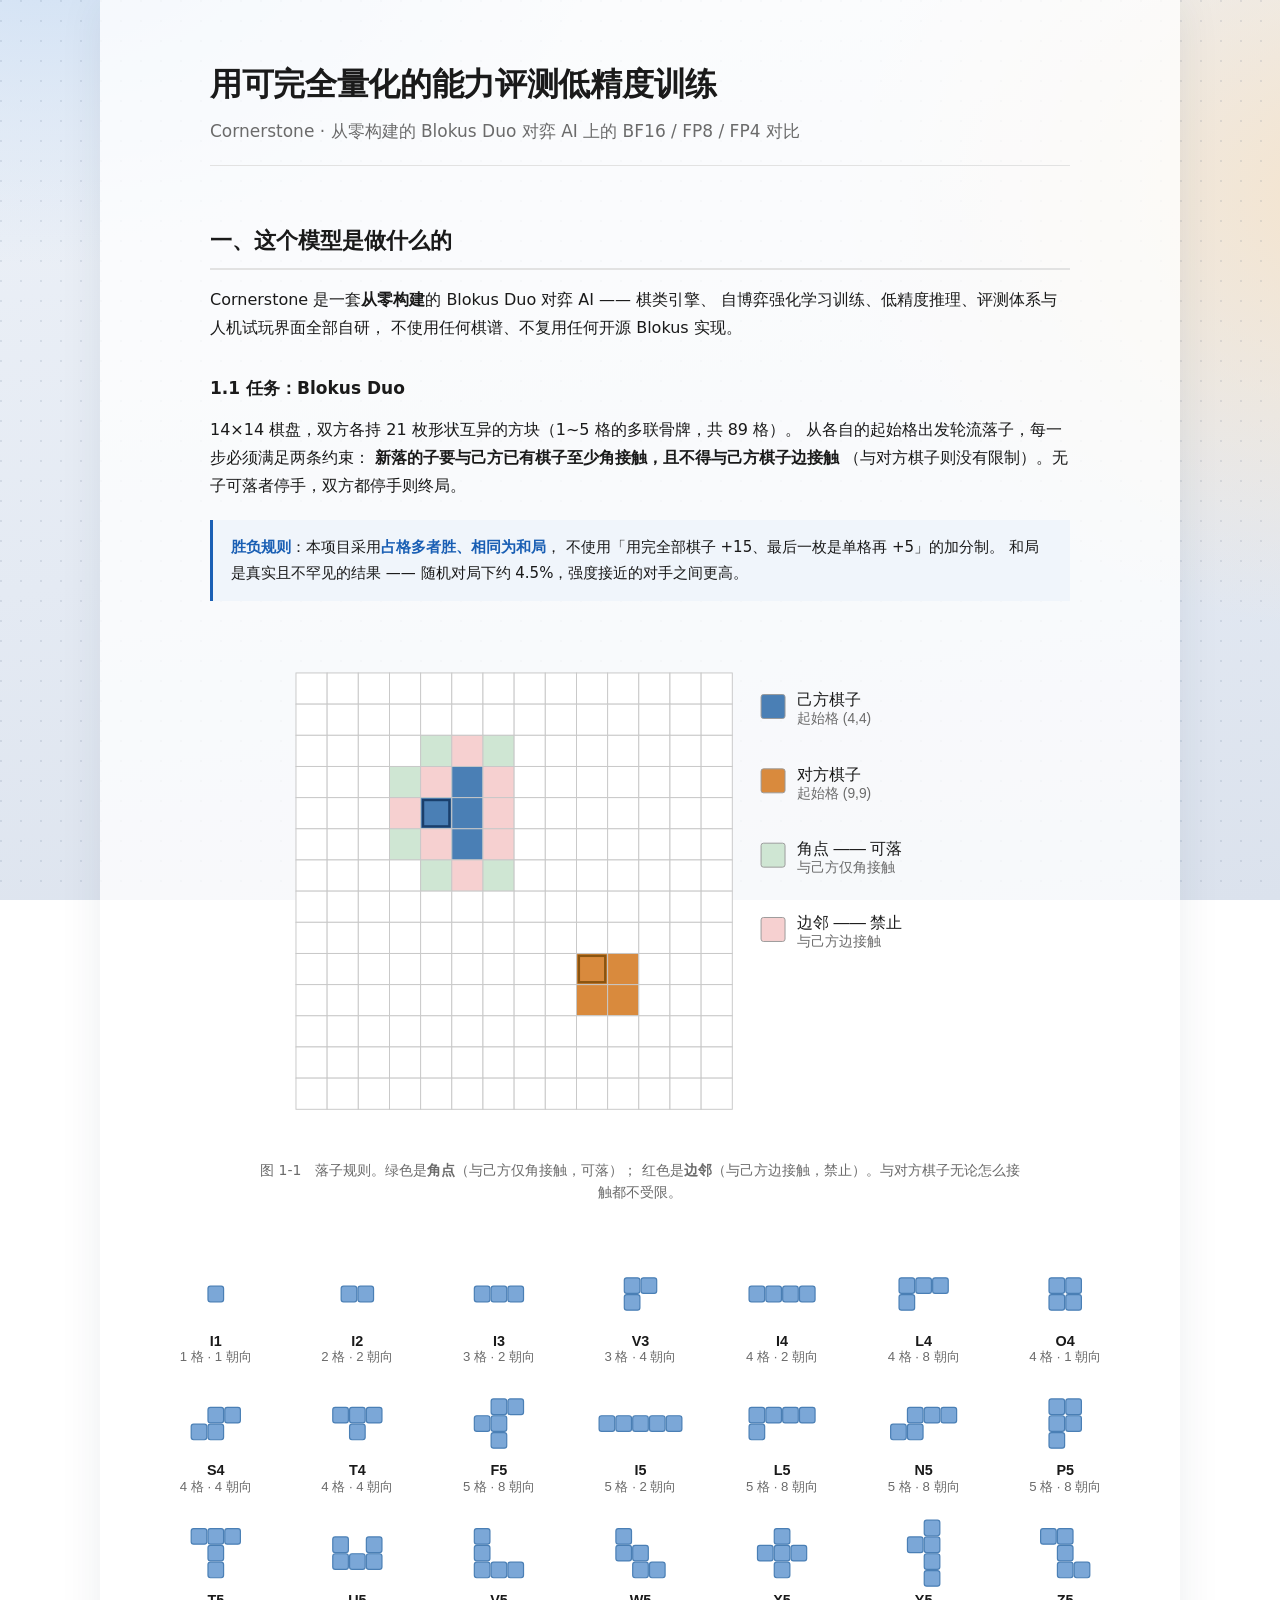
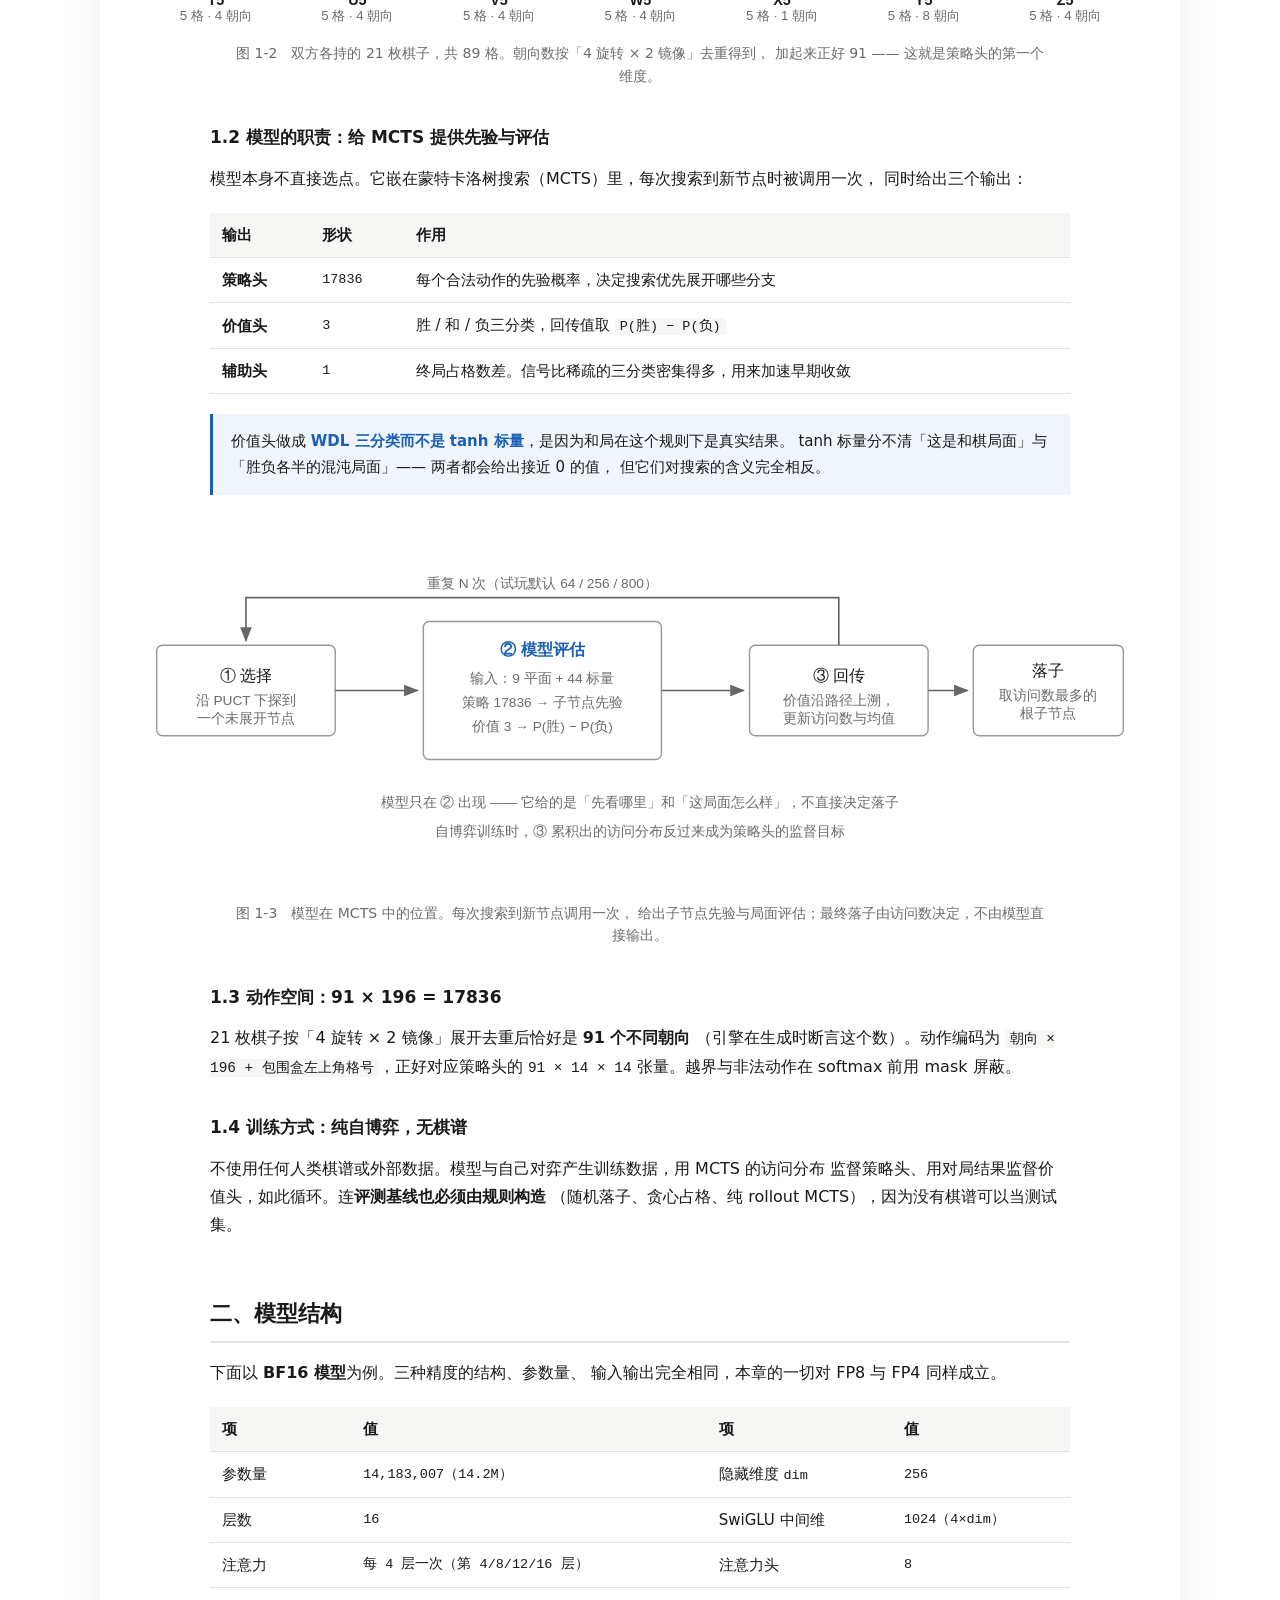
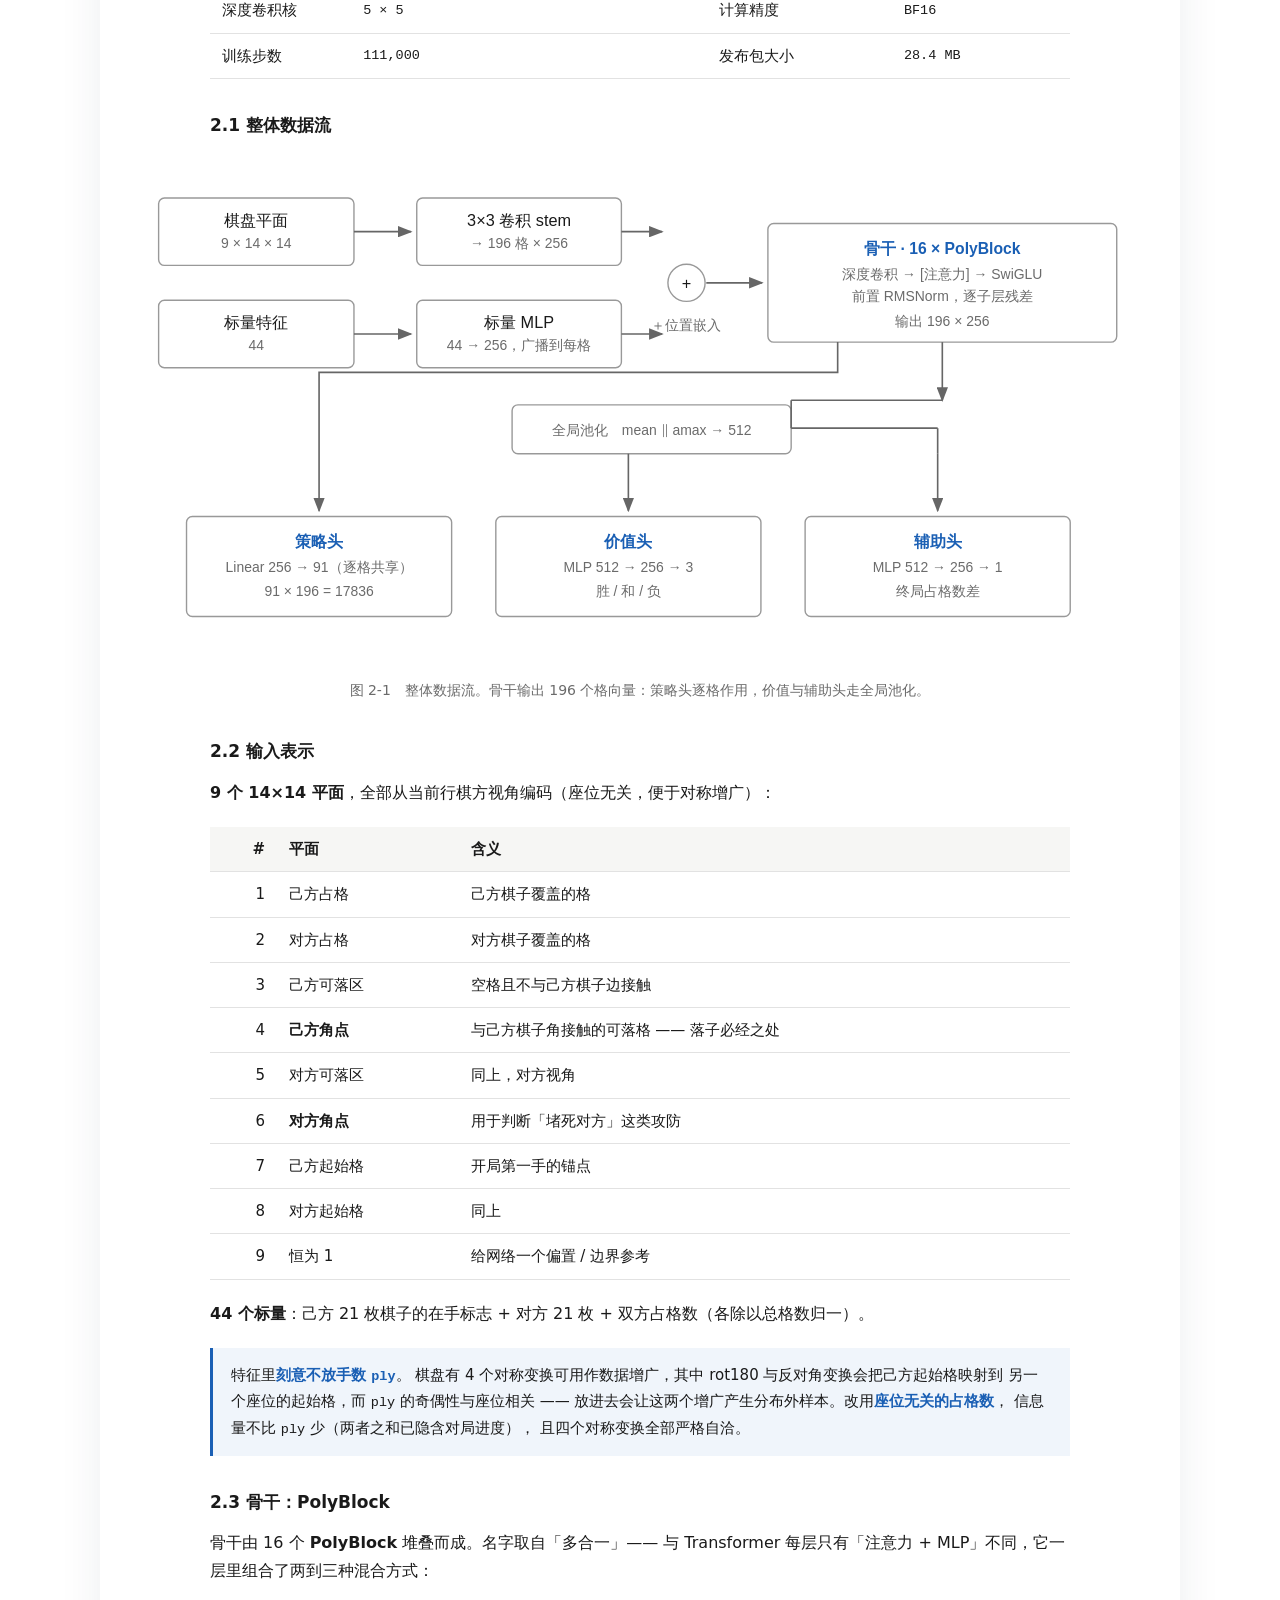
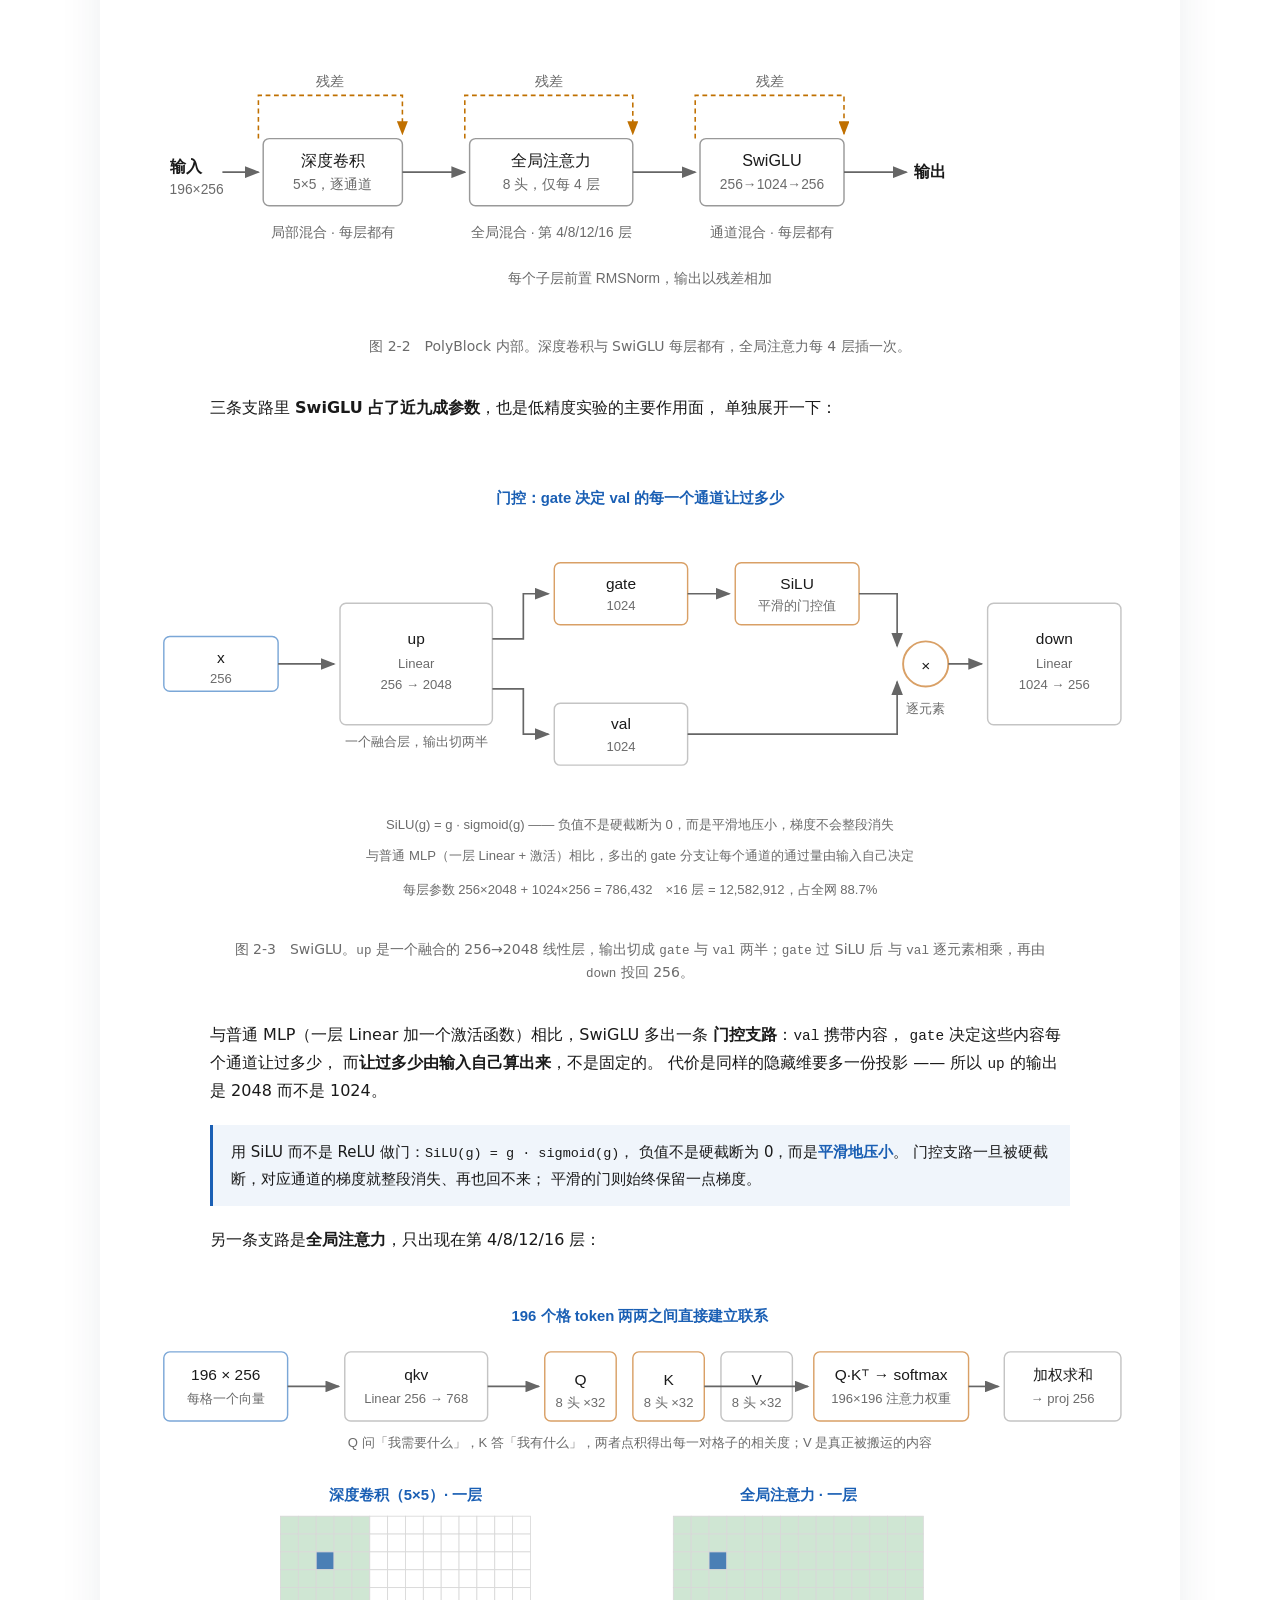
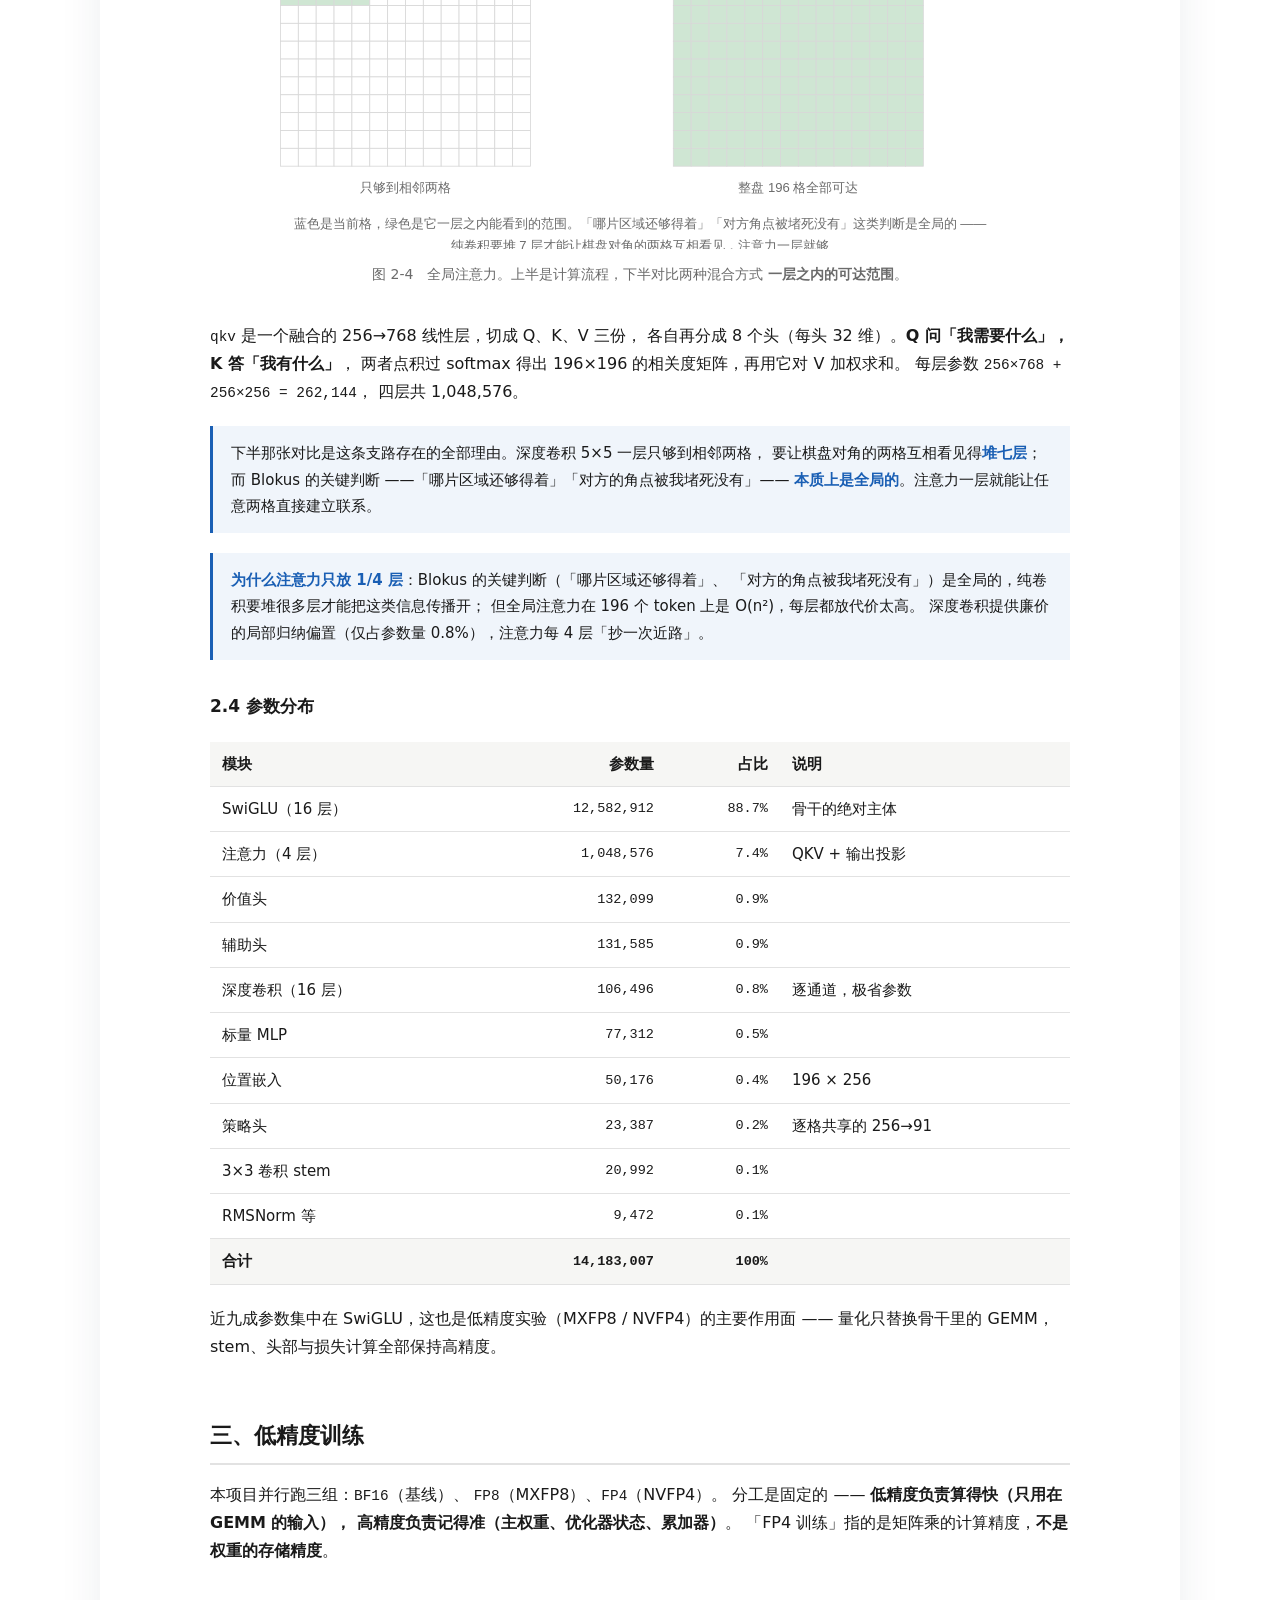
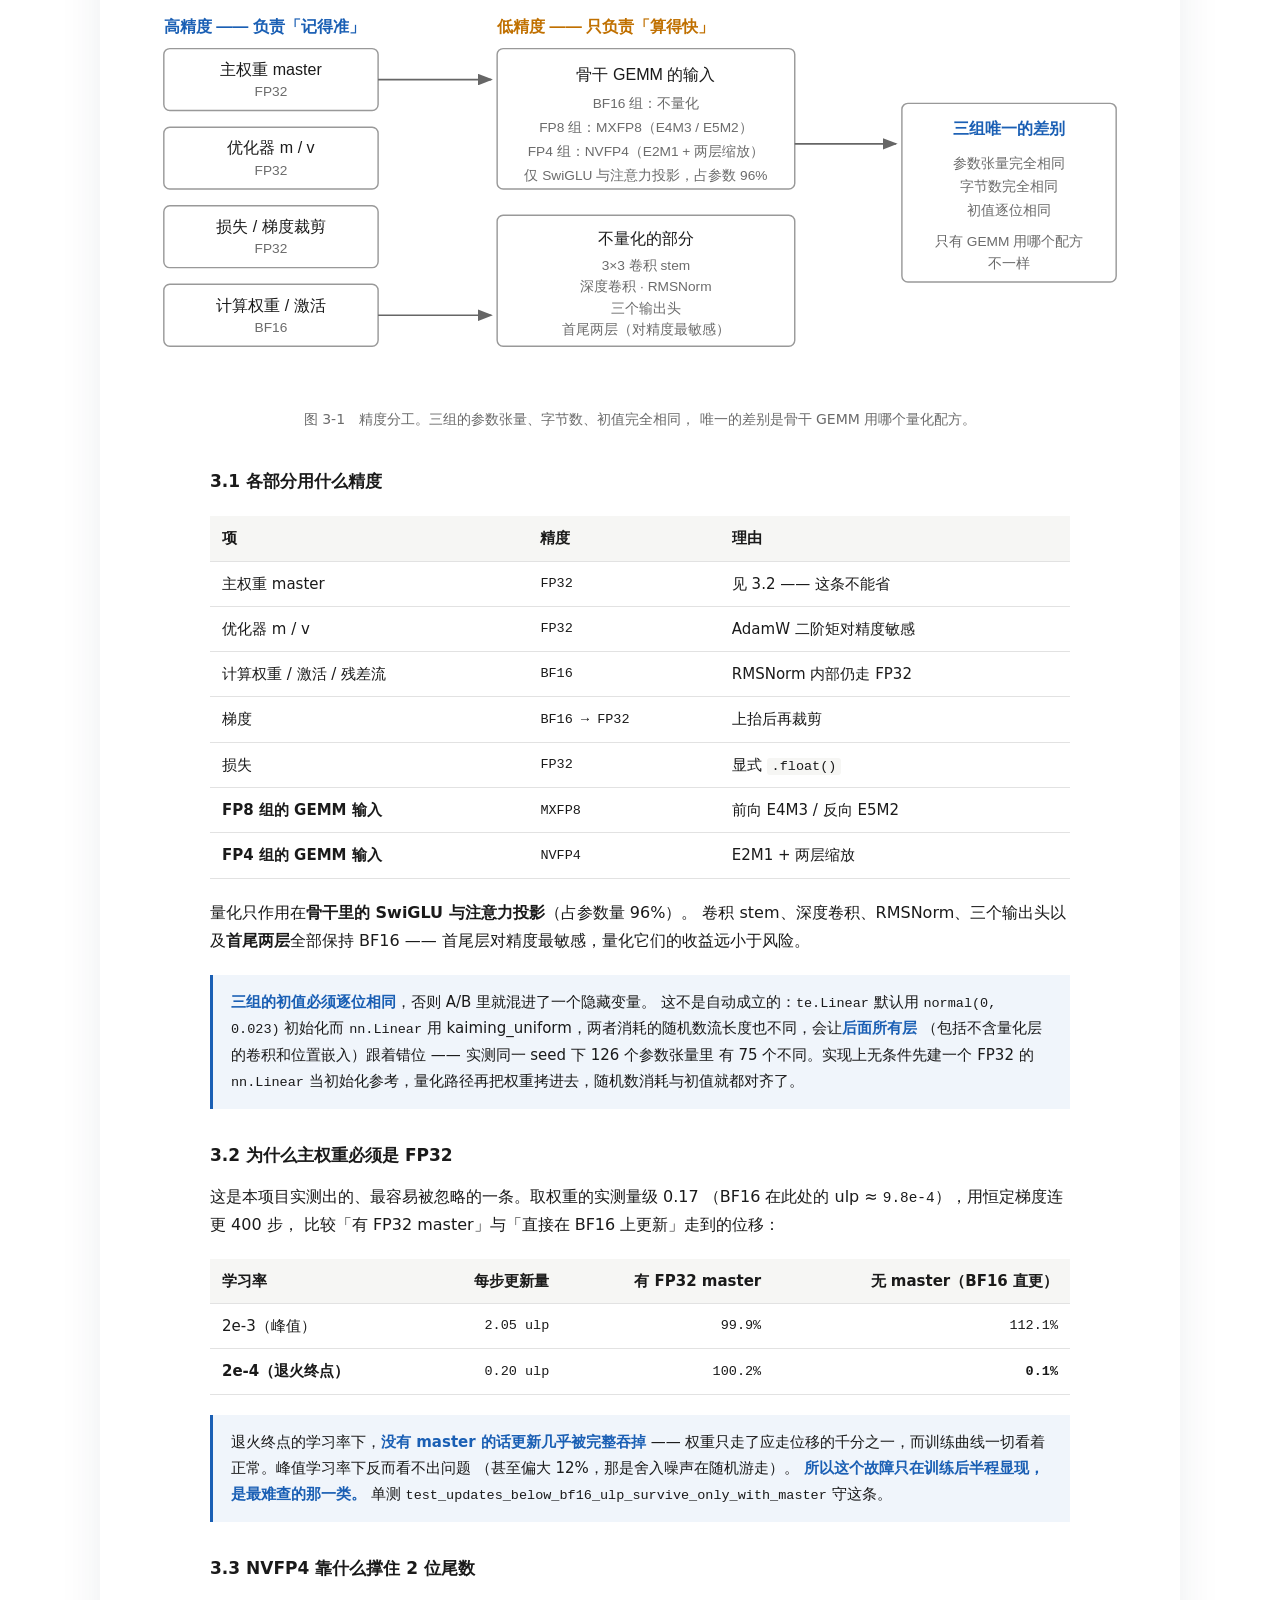
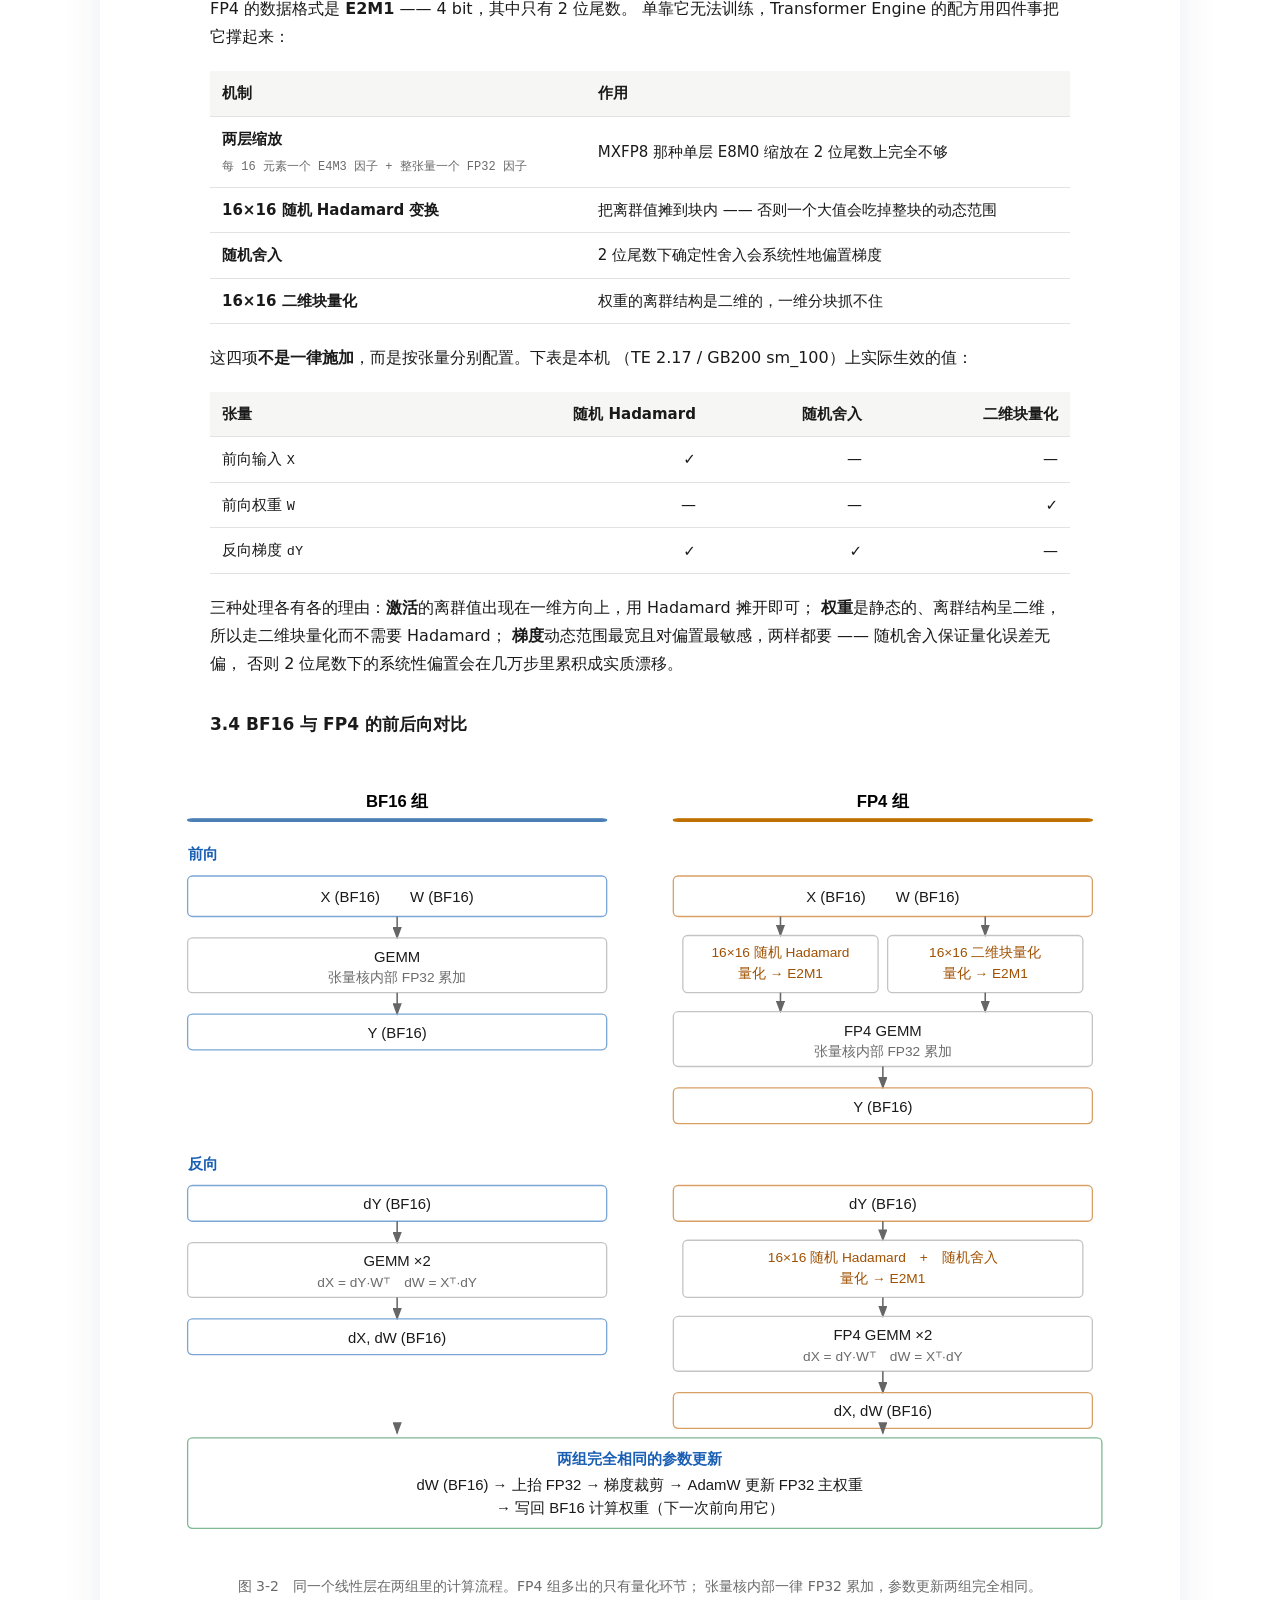
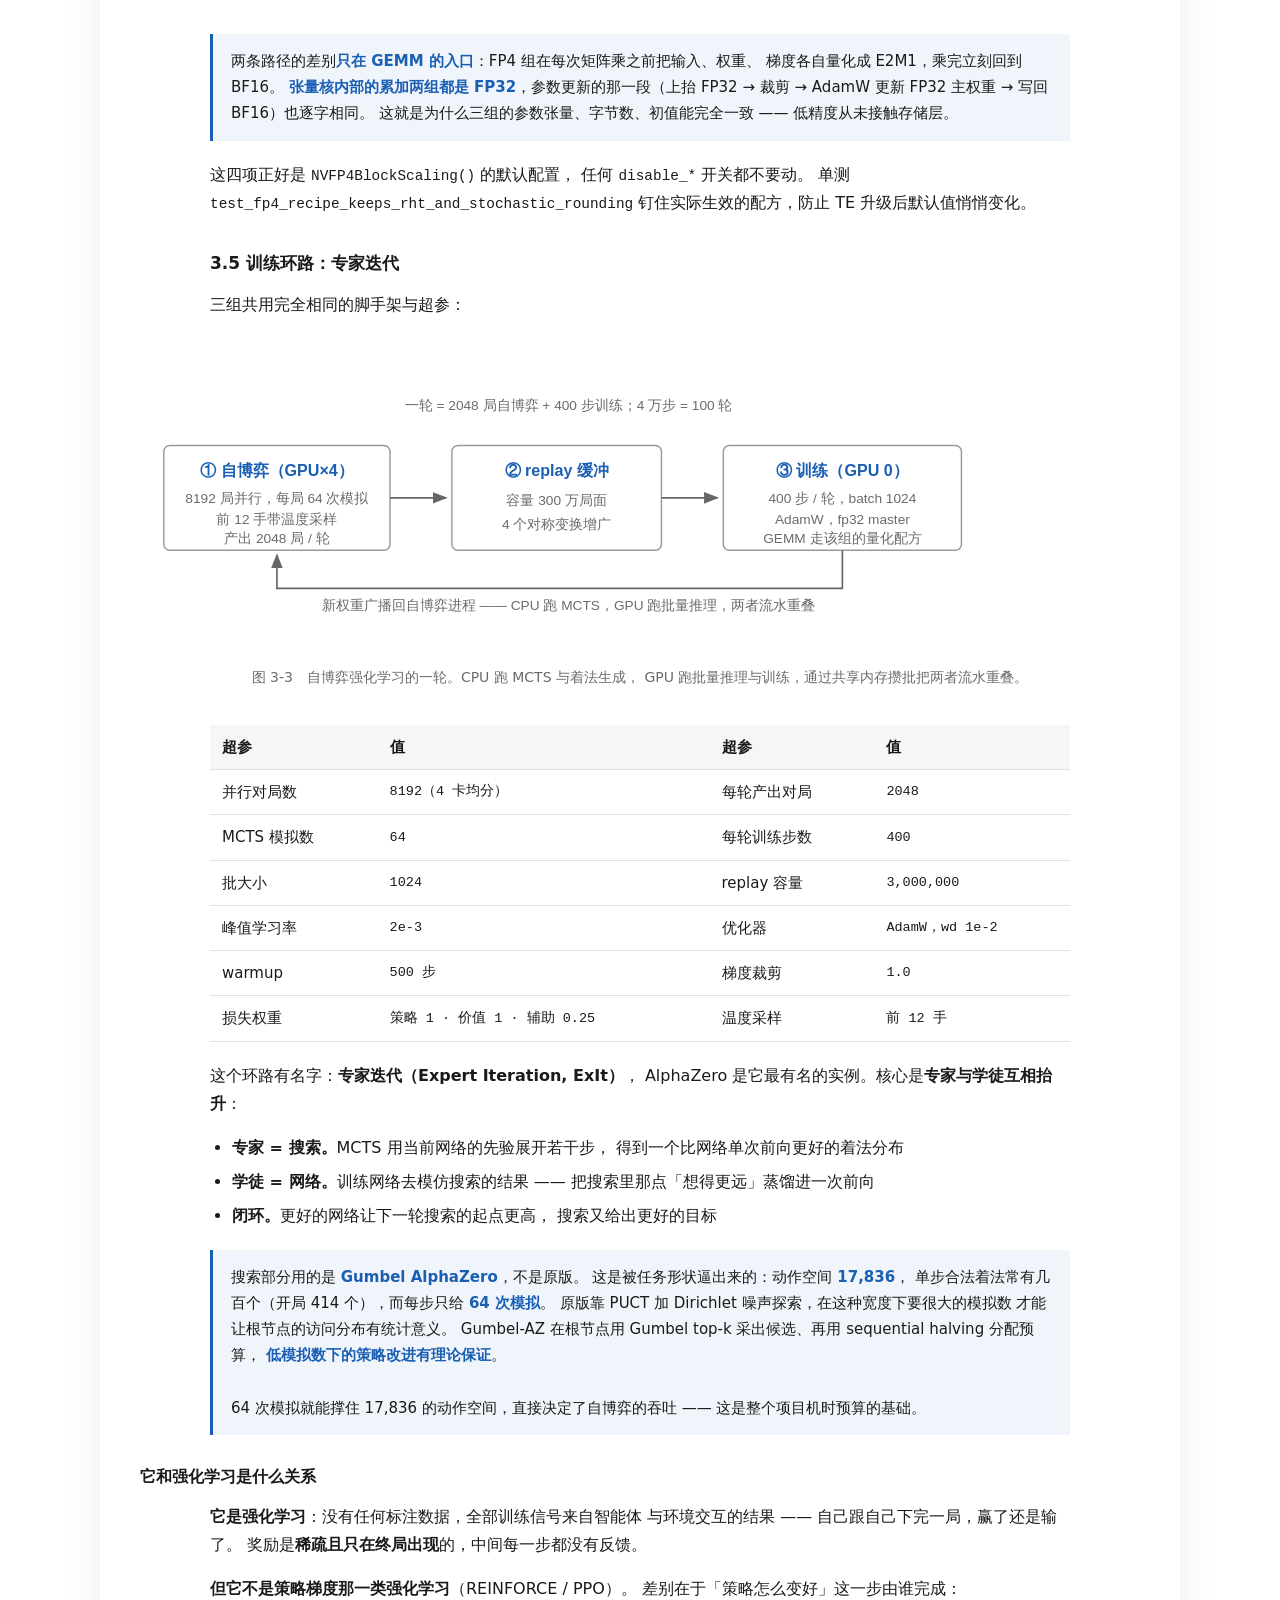
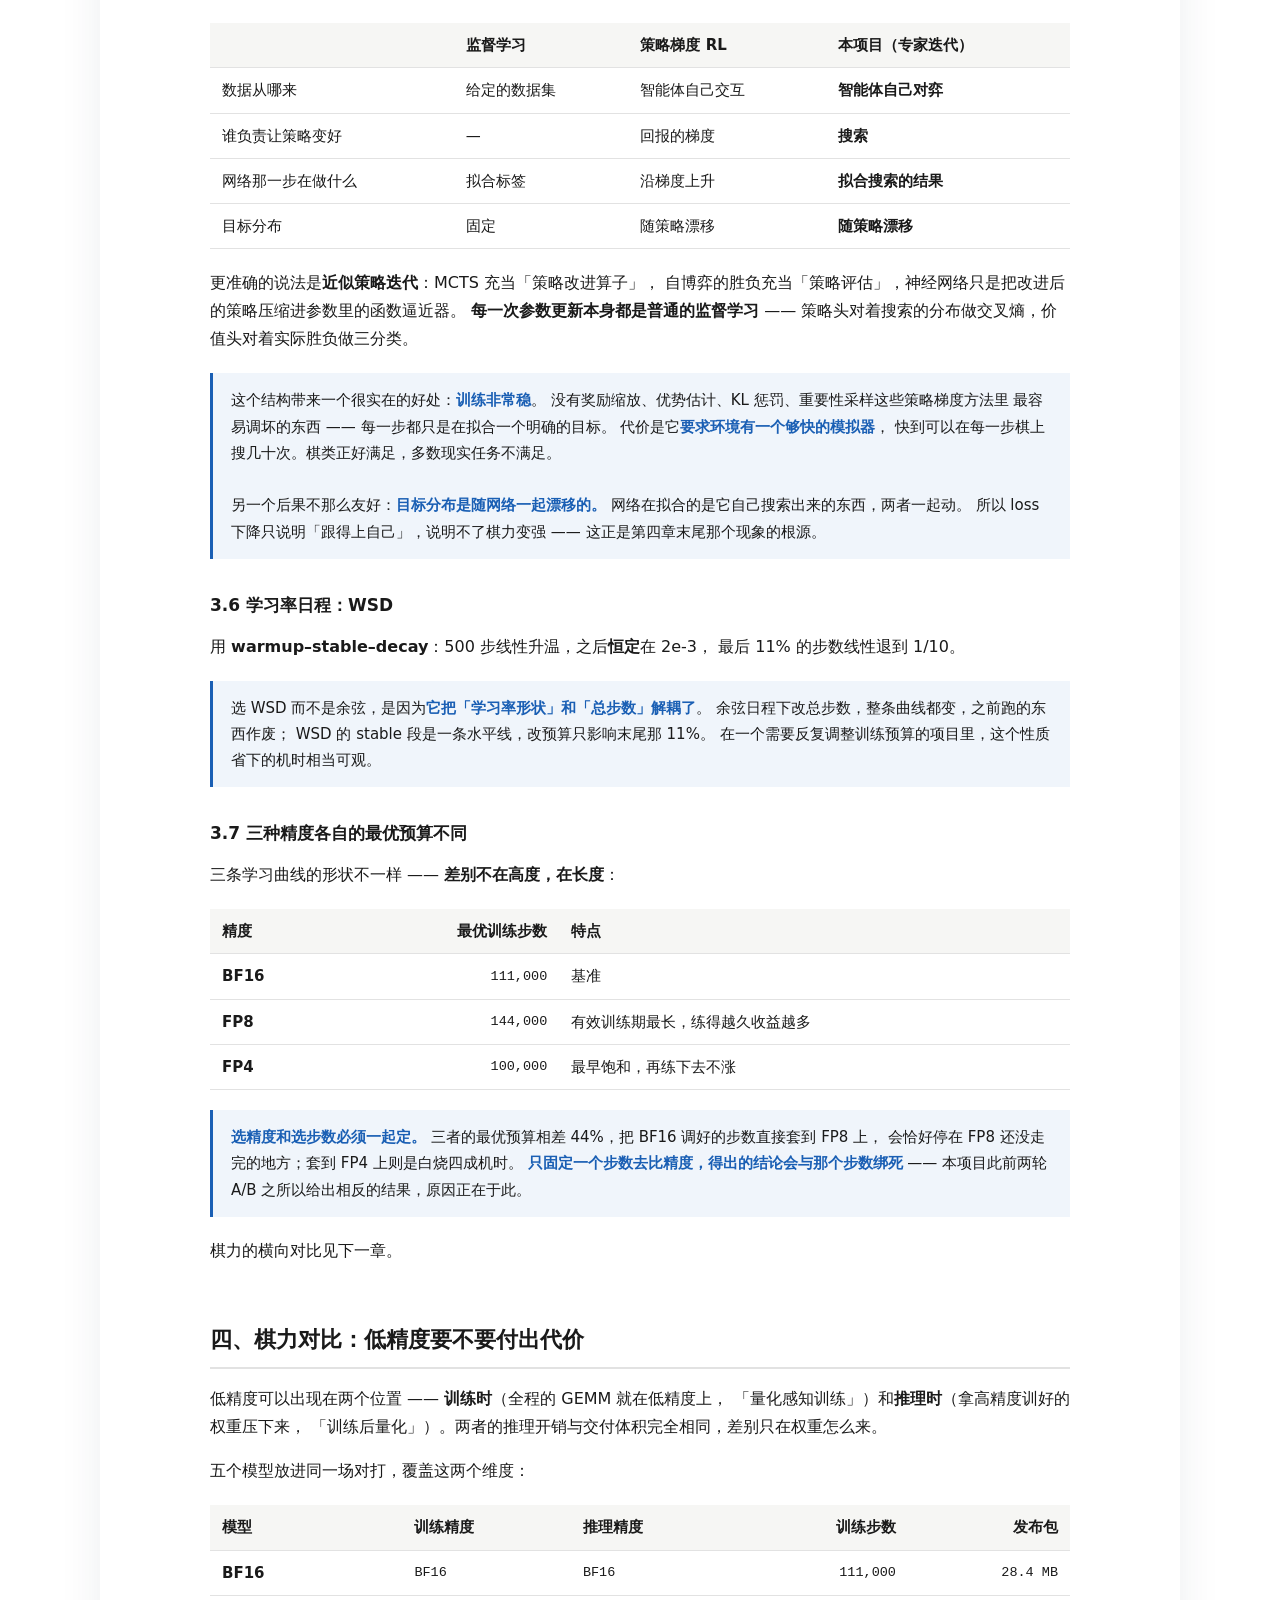
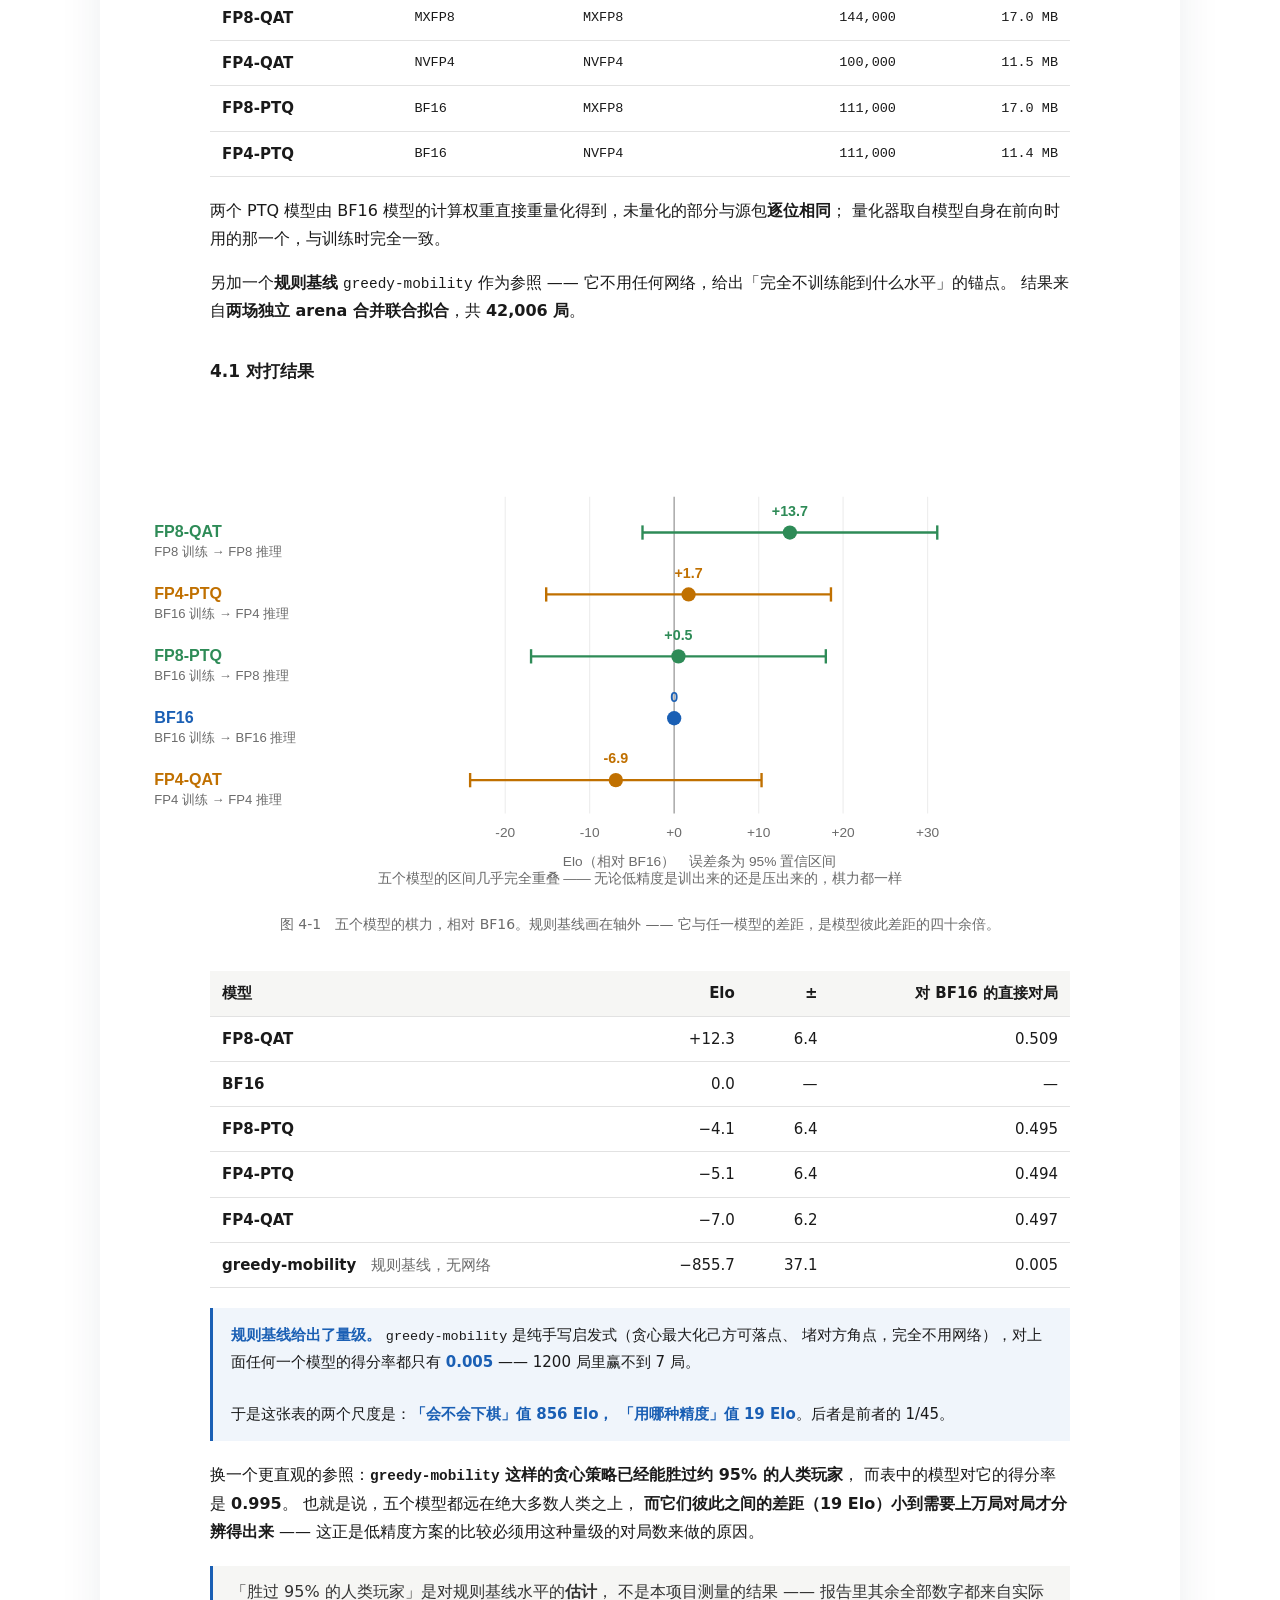
<file: reports/低精度评测报告.html>
<!DOCTYPE html>
<html lang="zh-CN">
<head>
<meta charset="utf-8">
<meta name="viewport" content="width=device-width, initial-scale=1">
<title>用可完全量化的能力评测低精度训练 · Cornerstone</title>
<style>
  :root {
    --ink: #1a1a1a; --dim: #6b6b6b; --line: #e2e2e2;
    --accent: #1a5fb4; --panel: #f6f6f4;
  }
  * { box-sizing: border-box; }
  body {
    margin: 0; color: var(--ink);
    /* 页面底色：明确带颜色的冷灰蓝，左上偏蓝、右侧偏暖，
       再叠一层能看见的细网点。正文仍是 #1a1a1a，对比度足够。 */
    background:
      radial-gradient(circle at 1px 1px, rgba(40,64,100,0.10) 1px, transparent 0),
      radial-gradient(900px 560px at 4% -8%, #cfe0f4 0%, rgba(207,224,244,0) 60%),
      radial-gradient(950px 800px at 106% 22%, #f5e4cd 0%, rgba(245,228,205,0) 54%),
      linear-gradient(172deg, #eef2f8 0%, #e4eaf3 55%, #dbe2ed 100%);
    background-size: 20px 20px, auto, auto, auto;
    background-attachment: fixed, fixed, fixed, fixed;
    min-height: 100vh;
    font: 16px/1.75 "Source Han Sans SC", "Noto Sans CJK SC", "PingFang SC",
          "Microsoft YaHei", -apple-system, system-ui, sans-serif;
    -webkit-font-smoothing: antialiased;
  }
  /* 纸面加宽到能容下配图；正文另行限宽到 860，保持中文阅读的舒适行长 */
  .wrap {
    max-width: 1080px; margin: 0 auto; padding: 64px 40px 110px;
    background: rgba(255,255,255,0.78);
    box-shadow: 0 1px 40px rgba(30,50,80,0.08);
  }
  .wrap > h1, .wrap > h2, .wrap > h3, .wrap > h4, .wrap > p,
  .wrap > ul, .wrap > ol, .wrap > table, .wrap > pre,
  .wrap > blockquote, .wrap > .key, .wrap > .sub, .wrap > .placeholder {
    max-width: 860px; margin-left: auto; margin-right: auto;
  }

  h1 { font-size: 32px; line-height: 1.3; margin: 0 0 8px; letter-spacing: -0.01em; }
  .sub {
    color: var(--dim); font-size: 17px; line-height: 1.6;
    margin: 12px 0 44px; padding-bottom: 20px; border-bottom: 1px solid var(--line);
  }
  h2 {
    font-size: 22px; margin: 56px 0 16px; padding-bottom: 8px;
    border-bottom: 2px solid var(--line);
  }
  h3 { font-size: 17px; margin: 32px 0 12px; }
  p { margin: 0 0 16px; }

  table { border-collapse: collapse; width: 100%; margin: 20px 0; font-size: 15px; }
  th, td { padding: 9px 12px; border-bottom: 1px solid var(--line); text-align: left; }
  th { background: var(--panel); font-weight: 600; }
  td.num, th.num { text-align: right; font-variant-numeric: tabular-nums; }

  code, .mono {
    font-family: "JetBrains Mono", "SF Mono", Menlo, Consolas, monospace;
    font-size: 0.9em;
  }
  code { background: var(--panel); padding: 1px 5px; border-radius: 3px; }
  pre {
    background: var(--panel); padding: 16px 18px; border-radius: 6px;
    overflow-x: auto; font-size: 13.5px; line-height: 1.6;
    border-left: 3px solid var(--line);
  }
  pre code { background: none; padding: 0; }

  blockquote {
    margin: 20px 0; padding: 12px 18px; background: var(--panel);
    border-left: 3px solid var(--accent); color: #333;
  }
  /* 配图冲出文本列：正文保持 860px 易读宽度，图放大到 1280px。
     viewBox 840 的图原本按 ~796px 渲染（≈1:1），冲出后整体放大约 1.5 倍，
     图内 11.5px 的小字实际渲染到 ~17px。 */
  figure { margin: 36px auto; width: 100%; }
  figure svg { display: block; width: 100%; height: auto; }
  figcaption {
    max-width: 820px; margin: 14px auto 0;
    font-size: 14px; color: var(--dim); text-align: center; line-height: 1.6;
  }
  .key {
    margin: 20px 0; padding: 14px 18px; background: #f0f5fb;
    border-left: 3px solid var(--accent); font-size: 15px;
  }
  .key strong { color: var(--accent); }
  ul { margin: 0 0 16px; padding-left: 22px; }
  li { margin-bottom: 6px; }
  .placeholder {
    margin: 80px 0; padding: 48px; text-align: center;
    border: 2px dashed var(--line); border-radius: 8px; color: var(--dim);
  }
</style>
</head>
<body>
<div class="wrap">

  <h1>用可完全量化的能力评测低精度训练</h1>
  <div class="sub">
    Cornerstone · 从零构建的 Blokus Duo 对弈 AI 上的 BF16 / FP8 / FP4 对比
  </div>

  <h2>一、这个模型是做什么的</h2>

  <p>
  Cornerstone 是一套<strong>从零构建</strong>的 Blokus Duo 对弈 AI —— 棋类引擎、
  自博弈强化学习训练、低精度推理、评测体系与人机试玩界面全部自研，
  不使用任何棋谱、不复用任何开源 Blokus 实现。
  </p>

  <h3>1.1 任务：Blokus Duo</h3>

  <p>
  14×14 棋盘，双方各持 21 枚形状互异的方块（1~5 格的多联骨牌，共 89 格）。
  从各自的起始格出发轮流落子，每一步必须满足两条约束：
  <strong>新落的子要与己方已有棋子至少角接触，且不得与己方棋子边接触</strong>
  （与对方棋子则没有限制）。无子可落者停手，双方都停手则终局。
  </p>

  <div class="key">
  <strong>胜负规则</strong>：本项目采用<strong>占格多者胜、相同为和局</strong>，
  不使用「用完全部棋子 +15、最后一枚是单格再 +5」的加分制。
  和局是真实且不罕见的结果 —— 随机对局下约 4.5%，强度接近的对手之间更高。
  </div>

  <figure style="max-width:min(100%,760px)">
<svg viewBox="0 0 634 424" xmlns="http://www.w3.org/2000/svg" font-family="sans-serif">
<style>.lg{font-size:13.5px;fill:#1a1a1a}.cap{font-size:11.5px;fill:#6b6b6b}</style>
<rect x="30" y="30" width="26" height="26" fill="#fff" stroke="#c8c8c8" stroke-width="0.8"/>
<rect x="56" y="30" width="26" height="26" fill="#fff" stroke="#c8c8c8" stroke-width="0.8"/>
<rect x="82" y="30" width="26" height="26" fill="#fff" stroke="#c8c8c8" stroke-width="0.8"/>
<rect x="108" y="30" width="26" height="26" fill="#fff" stroke="#c8c8c8" stroke-width="0.8"/>
<rect x="134" y="30" width="26" height="26" fill="#fff" stroke="#c8c8c8" stroke-width="0.8"/>
<rect x="160" y="30" width="26" height="26" fill="#fff" stroke="#c8c8c8" stroke-width="0.8"/>
<rect x="186" y="30" width="26" height="26" fill="#fff" stroke="#c8c8c8" stroke-width="0.8"/>
<rect x="212" y="30" width="26" height="26" fill="#fff" stroke="#c8c8c8" stroke-width="0.8"/>
<rect x="238" y="30" width="26" height="26" fill="#fff" stroke="#c8c8c8" stroke-width="0.8"/>
<rect x="264" y="30" width="26" height="26" fill="#fff" stroke="#c8c8c8" stroke-width="0.8"/>
<rect x="290" y="30" width="26" height="26" fill="#fff" stroke="#c8c8c8" stroke-width="0.8"/>
<rect x="316" y="30" width="26" height="26" fill="#fff" stroke="#c8c8c8" stroke-width="0.8"/>
<rect x="342" y="30" width="26" height="26" fill="#fff" stroke="#c8c8c8" stroke-width="0.8"/>
<rect x="368" y="30" width="26" height="26" fill="#fff" stroke="#c8c8c8" stroke-width="0.8"/>
<rect x="30" y="56" width="26" height="26" fill="#fff" stroke="#c8c8c8" stroke-width="0.8"/>
<rect x="56" y="56" width="26" height="26" fill="#fff" stroke="#c8c8c8" stroke-width="0.8"/>
<rect x="82" y="56" width="26" height="26" fill="#fff" stroke="#c8c8c8" stroke-width="0.8"/>
<rect x="108" y="56" width="26" height="26" fill="#fff" stroke="#c8c8c8" stroke-width="0.8"/>
<rect x="134" y="56" width="26" height="26" fill="#fff" stroke="#c8c8c8" stroke-width="0.8"/>
<rect x="160" y="56" width="26" height="26" fill="#fff" stroke="#c8c8c8" stroke-width="0.8"/>
<rect x="186" y="56" width="26" height="26" fill="#fff" stroke="#c8c8c8" stroke-width="0.8"/>
<rect x="212" y="56" width="26" height="26" fill="#fff" stroke="#c8c8c8" stroke-width="0.8"/>
<rect x="238" y="56" width="26" height="26" fill="#fff" stroke="#c8c8c8" stroke-width="0.8"/>
<rect x="264" y="56" width="26" height="26" fill="#fff" stroke="#c8c8c8" stroke-width="0.8"/>
<rect x="290" y="56" width="26" height="26" fill="#fff" stroke="#c8c8c8" stroke-width="0.8"/>
<rect x="316" y="56" width="26" height="26" fill="#fff" stroke="#c8c8c8" stroke-width="0.8"/>
<rect x="342" y="56" width="26" height="26" fill="#fff" stroke="#c8c8c8" stroke-width="0.8"/>
<rect x="368" y="56" width="26" height="26" fill="#fff" stroke="#c8c8c8" stroke-width="0.8"/>
<rect x="30" y="82" width="26" height="26" fill="#fff" stroke="#c8c8c8" stroke-width="0.8"/>
<rect x="56" y="82" width="26" height="26" fill="#fff" stroke="#c8c8c8" stroke-width="0.8"/>
<rect x="82" y="82" width="26" height="26" fill="#fff" stroke="#c8c8c8" stroke-width="0.8"/>
<rect x="108" y="82" width="26" height="26" fill="#fff" stroke="#c8c8c8" stroke-width="0.8"/>
<rect x="134" y="82" width="26" height="26" fill="#cfe6d3" stroke="#c8c8c8" stroke-width="0.8"/>
<rect x="160" y="82" width="26" height="26" fill="#f6d0d0" stroke="#c8c8c8" stroke-width="0.8"/>
<rect x="186" y="82" width="26" height="26" fill="#cfe6d3" stroke="#c8c8c8" stroke-width="0.8"/>
<rect x="212" y="82" width="26" height="26" fill="#fff" stroke="#c8c8c8" stroke-width="0.8"/>
<rect x="238" y="82" width="26" height="26" fill="#fff" stroke="#c8c8c8" stroke-width="0.8"/>
<rect x="264" y="82" width="26" height="26" fill="#fff" stroke="#c8c8c8" stroke-width="0.8"/>
<rect x="290" y="82" width="26" height="26" fill="#fff" stroke="#c8c8c8" stroke-width="0.8"/>
<rect x="316" y="82" width="26" height="26" fill="#fff" stroke="#c8c8c8" stroke-width="0.8"/>
<rect x="342" y="82" width="26" height="26" fill="#fff" stroke="#c8c8c8" stroke-width="0.8"/>
<rect x="368" y="82" width="26" height="26" fill="#fff" stroke="#c8c8c8" stroke-width="0.8"/>
<rect x="30" y="108" width="26" height="26" fill="#fff" stroke="#c8c8c8" stroke-width="0.8"/>
<rect x="56" y="108" width="26" height="26" fill="#fff" stroke="#c8c8c8" stroke-width="0.8"/>
<rect x="82" y="108" width="26" height="26" fill="#fff" stroke="#c8c8c8" stroke-width="0.8"/>
<rect x="108" y="108" width="26" height="26" fill="#cfe6d3" stroke="#c8c8c8" stroke-width="0.8"/>
<rect x="134" y="108" width="26" height="26" fill="#f6d0d0" stroke="#c8c8c8" stroke-width="0.8"/>
<rect x="160" y="108" width="26" height="26" fill="#4a7fb5" stroke="#c8c8c8" stroke-width="0.8"/>
<rect x="186" y="108" width="26" height="26" fill="#f6d0d0" stroke="#c8c8c8" stroke-width="0.8"/>
<rect x="212" y="108" width="26" height="26" fill="#fff" stroke="#c8c8c8" stroke-width="0.8"/>
<rect x="238" y="108" width="26" height="26" fill="#fff" stroke="#c8c8c8" stroke-width="0.8"/>
<rect x="264" y="108" width="26" height="26" fill="#fff" stroke="#c8c8c8" stroke-width="0.8"/>
<rect x="290" y="108" width="26" height="26" fill="#fff" stroke="#c8c8c8" stroke-width="0.8"/>
<rect x="316" y="108" width="26" height="26" fill="#fff" stroke="#c8c8c8" stroke-width="0.8"/>
<rect x="342" y="108" width="26" height="26" fill="#fff" stroke="#c8c8c8" stroke-width="0.8"/>
<rect x="368" y="108" width="26" height="26" fill="#fff" stroke="#c8c8c8" stroke-width="0.8"/>
<rect x="30" y="134" width="26" height="26" fill="#fff" stroke="#c8c8c8" stroke-width="0.8"/>
<rect x="56" y="134" width="26" height="26" fill="#fff" stroke="#c8c8c8" stroke-width="0.8"/>
<rect x="82" y="134" width="26" height="26" fill="#fff" stroke="#c8c8c8" stroke-width="0.8"/>
<rect x="108" y="134" width="26" height="26" fill="#f6d0d0" stroke="#c8c8c8" stroke-width="0.8"/>
<rect x="134" y="134" width="26" height="26" fill="#4a7fb5" stroke="#c8c8c8" stroke-width="0.8"/>
<rect x="160" y="134" width="26" height="26" fill="#4a7fb5" stroke="#c8c8c8" stroke-width="0.8"/>
<rect x="186" y="134" width="26" height="26" fill="#f6d0d0" stroke="#c8c8c8" stroke-width="0.8"/>
<rect x="212" y="134" width="26" height="26" fill="#fff" stroke="#c8c8c8" stroke-width="0.8"/>
<rect x="238" y="134" width="26" height="26" fill="#fff" stroke="#c8c8c8" stroke-width="0.8"/>
<rect x="264" y="134" width="26" height="26" fill="#fff" stroke="#c8c8c8" stroke-width="0.8"/>
<rect x="290" y="134" width="26" height="26" fill="#fff" stroke="#c8c8c8" stroke-width="0.8"/>
<rect x="316" y="134" width="26" height="26" fill="#fff" stroke="#c8c8c8" stroke-width="0.8"/>
<rect x="342" y="134" width="26" height="26" fill="#fff" stroke="#c8c8c8" stroke-width="0.8"/>
<rect x="368" y="134" width="26" height="26" fill="#fff" stroke="#c8c8c8" stroke-width="0.8"/>
<rect x="30" y="160" width="26" height="26" fill="#fff" stroke="#c8c8c8" stroke-width="0.8"/>
<rect x="56" y="160" width="26" height="26" fill="#fff" stroke="#c8c8c8" stroke-width="0.8"/>
<rect x="82" y="160" width="26" height="26" fill="#fff" stroke="#c8c8c8" stroke-width="0.8"/>
<rect x="108" y="160" width="26" height="26" fill="#cfe6d3" stroke="#c8c8c8" stroke-width="0.8"/>
<rect x="134" y="160" width="26" height="26" fill="#f6d0d0" stroke="#c8c8c8" stroke-width="0.8"/>
<rect x="160" y="160" width="26" height="26" fill="#4a7fb5" stroke="#c8c8c8" stroke-width="0.8"/>
<rect x="186" y="160" width="26" height="26" fill="#f6d0d0" stroke="#c8c8c8" stroke-width="0.8"/>
<rect x="212" y="160" width="26" height="26" fill="#fff" stroke="#c8c8c8" stroke-width="0.8"/>
<rect x="238" y="160" width="26" height="26" fill="#fff" stroke="#c8c8c8" stroke-width="0.8"/>
<rect x="264" y="160" width="26" height="26" fill="#fff" stroke="#c8c8c8" stroke-width="0.8"/>
<rect x="290" y="160" width="26" height="26" fill="#fff" stroke="#c8c8c8" stroke-width="0.8"/>
<rect x="316" y="160" width="26" height="26" fill="#fff" stroke="#c8c8c8" stroke-width="0.8"/>
<rect x="342" y="160" width="26" height="26" fill="#fff" stroke="#c8c8c8" stroke-width="0.8"/>
<rect x="368" y="160" width="26" height="26" fill="#fff" stroke="#c8c8c8" stroke-width="0.8"/>
<rect x="30" y="186" width="26" height="26" fill="#fff" stroke="#c8c8c8" stroke-width="0.8"/>
<rect x="56" y="186" width="26" height="26" fill="#fff" stroke="#c8c8c8" stroke-width="0.8"/>
<rect x="82" y="186" width="26" height="26" fill="#fff" stroke="#c8c8c8" stroke-width="0.8"/>
<rect x="108" y="186" width="26" height="26" fill="#fff" stroke="#c8c8c8" stroke-width="0.8"/>
<rect x="134" y="186" width="26" height="26" fill="#cfe6d3" stroke="#c8c8c8" stroke-width="0.8"/>
<rect x="160" y="186" width="26" height="26" fill="#f6d0d0" stroke="#c8c8c8" stroke-width="0.8"/>
<rect x="186" y="186" width="26" height="26" fill="#cfe6d3" stroke="#c8c8c8" stroke-width="0.8"/>
<rect x="212" y="186" width="26" height="26" fill="#fff" stroke="#c8c8c8" stroke-width="0.8"/>
<rect x="238" y="186" width="26" height="26" fill="#fff" stroke="#c8c8c8" stroke-width="0.8"/>
<rect x="264" y="186" width="26" height="26" fill="#fff" stroke="#c8c8c8" stroke-width="0.8"/>
<rect x="290" y="186" width="26" height="26" fill="#fff" stroke="#c8c8c8" stroke-width="0.8"/>
<rect x="316" y="186" width="26" height="26" fill="#fff" stroke="#c8c8c8" stroke-width="0.8"/>
<rect x="342" y="186" width="26" height="26" fill="#fff" stroke="#c8c8c8" stroke-width="0.8"/>
<rect x="368" y="186" width="26" height="26" fill="#fff" stroke="#c8c8c8" stroke-width="0.8"/>
<rect x="30" y="212" width="26" height="26" fill="#fff" stroke="#c8c8c8" stroke-width="0.8"/>
<rect x="56" y="212" width="26" height="26" fill="#fff" stroke="#c8c8c8" stroke-width="0.8"/>
<rect x="82" y="212" width="26" height="26" fill="#fff" stroke="#c8c8c8" stroke-width="0.8"/>
<rect x="108" y="212" width="26" height="26" fill="#fff" stroke="#c8c8c8" stroke-width="0.8"/>
<rect x="134" y="212" width="26" height="26" fill="#fff" stroke="#c8c8c8" stroke-width="0.8"/>
<rect x="160" y="212" width="26" height="26" fill="#fff" stroke="#c8c8c8" stroke-width="0.8"/>
<rect x="186" y="212" width="26" height="26" fill="#fff" stroke="#c8c8c8" stroke-width="0.8"/>
<rect x="212" y="212" width="26" height="26" fill="#fff" stroke="#c8c8c8" stroke-width="0.8"/>
<rect x="238" y="212" width="26" height="26" fill="#fff" stroke="#c8c8c8" stroke-width="0.8"/>
<rect x="264" y="212" width="26" height="26" fill="#fff" stroke="#c8c8c8" stroke-width="0.8"/>
<rect x="290" y="212" width="26" height="26" fill="#fff" stroke="#c8c8c8" stroke-width="0.8"/>
<rect x="316" y="212" width="26" height="26" fill="#fff" stroke="#c8c8c8" stroke-width="0.8"/>
<rect x="342" y="212" width="26" height="26" fill="#fff" stroke="#c8c8c8" stroke-width="0.8"/>
<rect x="368" y="212" width="26" height="26" fill="#fff" stroke="#c8c8c8" stroke-width="0.8"/>
<rect x="30" y="238" width="26" height="26" fill="#fff" stroke="#c8c8c8" stroke-width="0.8"/>
<rect x="56" y="238" width="26" height="26" fill="#fff" stroke="#c8c8c8" stroke-width="0.8"/>
<rect x="82" y="238" width="26" height="26" fill="#fff" stroke="#c8c8c8" stroke-width="0.8"/>
<rect x="108" y="238" width="26" height="26" fill="#fff" stroke="#c8c8c8" stroke-width="0.8"/>
<rect x="134" y="238" width="26" height="26" fill="#fff" stroke="#c8c8c8" stroke-width="0.8"/>
<rect x="160" y="238" width="26" height="26" fill="#fff" stroke="#c8c8c8" stroke-width="0.8"/>
<rect x="186" y="238" width="26" height="26" fill="#fff" stroke="#c8c8c8" stroke-width="0.8"/>
<rect x="212" y="238" width="26" height="26" fill="#fff" stroke="#c8c8c8" stroke-width="0.8"/>
<rect x="238" y="238" width="26" height="26" fill="#fff" stroke="#c8c8c8" stroke-width="0.8"/>
<rect x="264" y="238" width="26" height="26" fill="#fff" stroke="#c8c8c8" stroke-width="0.8"/>
<rect x="290" y="238" width="26" height="26" fill="#fff" stroke="#c8c8c8" stroke-width="0.8"/>
<rect x="316" y="238" width="26" height="26" fill="#fff" stroke="#c8c8c8" stroke-width="0.8"/>
<rect x="342" y="238" width="26" height="26" fill="#fff" stroke="#c8c8c8" stroke-width="0.8"/>
<rect x="368" y="238" width="26" height="26" fill="#fff" stroke="#c8c8c8" stroke-width="0.8"/>
<rect x="30" y="264" width="26" height="26" fill="#fff" stroke="#c8c8c8" stroke-width="0.8"/>
<rect x="56" y="264" width="26" height="26" fill="#fff" stroke="#c8c8c8" stroke-width="0.8"/>
<rect x="82" y="264" width="26" height="26" fill="#fff" stroke="#c8c8c8" stroke-width="0.8"/>
<rect x="108" y="264" width="26" height="26" fill="#fff" stroke="#c8c8c8" stroke-width="0.8"/>
<rect x="134" y="264" width="26" height="26" fill="#fff" stroke="#c8c8c8" stroke-width="0.8"/>
<rect x="160" y="264" width="26" height="26" fill="#fff" stroke="#c8c8c8" stroke-width="0.8"/>
<rect x="186" y="264" width="26" height="26" fill="#fff" stroke="#c8c8c8" stroke-width="0.8"/>
<rect x="212" y="264" width="26" height="26" fill="#fff" stroke="#c8c8c8" stroke-width="0.8"/>
<rect x="238" y="264" width="26" height="26" fill="#fff" stroke="#c8c8c8" stroke-width="0.8"/>
<rect x="264" y="264" width="26" height="26" fill="#d98a3d" stroke="#c8c8c8" stroke-width="0.8"/>
<rect x="290" y="264" width="26" height="26" fill="#d98a3d" stroke="#c8c8c8" stroke-width="0.8"/>
<rect x="316" y="264" width="26" height="26" fill="#fff" stroke="#c8c8c8" stroke-width="0.8"/>
<rect x="342" y="264" width="26" height="26" fill="#fff" stroke="#c8c8c8" stroke-width="0.8"/>
<rect x="368" y="264" width="26" height="26" fill="#fff" stroke="#c8c8c8" stroke-width="0.8"/>
<rect x="30" y="290" width="26" height="26" fill="#fff" stroke="#c8c8c8" stroke-width="0.8"/>
<rect x="56" y="290" width="26" height="26" fill="#fff" stroke="#c8c8c8" stroke-width="0.8"/>
<rect x="82" y="290" width="26" height="26" fill="#fff" stroke="#c8c8c8" stroke-width="0.8"/>
<rect x="108" y="290" width="26" height="26" fill="#fff" stroke="#c8c8c8" stroke-width="0.8"/>
<rect x="134" y="290" width="26" height="26" fill="#fff" stroke="#c8c8c8" stroke-width="0.8"/>
<rect x="160" y="290" width="26" height="26" fill="#fff" stroke="#c8c8c8" stroke-width="0.8"/>
<rect x="186" y="290" width="26" height="26" fill="#fff" stroke="#c8c8c8" stroke-width="0.8"/>
<rect x="212" y="290" width="26" height="26" fill="#fff" stroke="#c8c8c8" stroke-width="0.8"/>
<rect x="238" y="290" width="26" height="26" fill="#fff" stroke="#c8c8c8" stroke-width="0.8"/>
<rect x="264" y="290" width="26" height="26" fill="#d98a3d" stroke="#c8c8c8" stroke-width="0.8"/>
<rect x="290" y="290" width="26" height="26" fill="#d98a3d" stroke="#c8c8c8" stroke-width="0.8"/>
<rect x="316" y="290" width="26" height="26" fill="#fff" stroke="#c8c8c8" stroke-width="0.8"/>
<rect x="342" y="290" width="26" height="26" fill="#fff" stroke="#c8c8c8" stroke-width="0.8"/>
<rect x="368" y="290" width="26" height="26" fill="#fff" stroke="#c8c8c8" stroke-width="0.8"/>
<rect x="30" y="316" width="26" height="26" fill="#fff" stroke="#c8c8c8" stroke-width="0.8"/>
<rect x="56" y="316" width="26" height="26" fill="#fff" stroke="#c8c8c8" stroke-width="0.8"/>
<rect x="82" y="316" width="26" height="26" fill="#fff" stroke="#c8c8c8" stroke-width="0.8"/>
<rect x="108" y="316" width="26" height="26" fill="#fff" stroke="#c8c8c8" stroke-width="0.8"/>
<rect x="134" y="316" width="26" height="26" fill="#fff" stroke="#c8c8c8" stroke-width="0.8"/>
<rect x="160" y="316" width="26" height="26" fill="#fff" stroke="#c8c8c8" stroke-width="0.8"/>
<rect x="186" y="316" width="26" height="26" fill="#fff" stroke="#c8c8c8" stroke-width="0.8"/>
<rect x="212" y="316" width="26" height="26" fill="#fff" stroke="#c8c8c8" stroke-width="0.8"/>
<rect x="238" y="316" width="26" height="26" fill="#fff" stroke="#c8c8c8" stroke-width="0.8"/>
<rect x="264" y="316" width="26" height="26" fill="#fff" stroke="#c8c8c8" stroke-width="0.8"/>
<rect x="290" y="316" width="26" height="26" fill="#fff" stroke="#c8c8c8" stroke-width="0.8"/>
<rect x="316" y="316" width="26" height="26" fill="#fff" stroke="#c8c8c8" stroke-width="0.8"/>
<rect x="342" y="316" width="26" height="26" fill="#fff" stroke="#c8c8c8" stroke-width="0.8"/>
<rect x="368" y="316" width="26" height="26" fill="#fff" stroke="#c8c8c8" stroke-width="0.8"/>
<rect x="30" y="342" width="26" height="26" fill="#fff" stroke="#c8c8c8" stroke-width="0.8"/>
<rect x="56" y="342" width="26" height="26" fill="#fff" stroke="#c8c8c8" stroke-width="0.8"/>
<rect x="82" y="342" width="26" height="26" fill="#fff" stroke="#c8c8c8" stroke-width="0.8"/>
<rect x="108" y="342" width="26" height="26" fill="#fff" stroke="#c8c8c8" stroke-width="0.8"/>
<rect x="134" y="342" width="26" height="26" fill="#fff" stroke="#c8c8c8" stroke-width="0.8"/>
<rect x="160" y="342" width="26" height="26" fill="#fff" stroke="#c8c8c8" stroke-width="0.8"/>
<rect x="186" y="342" width="26" height="26" fill="#fff" stroke="#c8c8c8" stroke-width="0.8"/>
<rect x="212" y="342" width="26" height="26" fill="#fff" stroke="#c8c8c8" stroke-width="0.8"/>
<rect x="238" y="342" width="26" height="26" fill="#fff" stroke="#c8c8c8" stroke-width="0.8"/>
<rect x="264" y="342" width="26" height="26" fill="#fff" stroke="#c8c8c8" stroke-width="0.8"/>
<rect x="290" y="342" width="26" height="26" fill="#fff" stroke="#c8c8c8" stroke-width="0.8"/>
<rect x="316" y="342" width="26" height="26" fill="#fff" stroke="#c8c8c8" stroke-width="0.8"/>
<rect x="342" y="342" width="26" height="26" fill="#fff" stroke="#c8c8c8" stroke-width="0.8"/>
<rect x="368" y="342" width="26" height="26" fill="#fff" stroke="#c8c8c8" stroke-width="0.8"/>
<rect x="30" y="368" width="26" height="26" fill="#fff" stroke="#c8c8c8" stroke-width="0.8"/>
<rect x="56" y="368" width="26" height="26" fill="#fff" stroke="#c8c8c8" stroke-width="0.8"/>
<rect x="82" y="368" width="26" height="26" fill="#fff" stroke="#c8c8c8" stroke-width="0.8"/>
<rect x="108" y="368" width="26" height="26" fill="#fff" stroke="#c8c8c8" stroke-width="0.8"/>
<rect x="134" y="368" width="26" height="26" fill="#fff" stroke="#c8c8c8" stroke-width="0.8"/>
<rect x="160" y="368" width="26" height="26" fill="#fff" stroke="#c8c8c8" stroke-width="0.8"/>
<rect x="186" y="368" width="26" height="26" fill="#fff" stroke="#c8c8c8" stroke-width="0.8"/>
<rect x="212" y="368" width="26" height="26" fill="#fff" stroke="#c8c8c8" stroke-width="0.8"/>
<rect x="238" y="368" width="26" height="26" fill="#fff" stroke="#c8c8c8" stroke-width="0.8"/>
<rect x="264" y="368" width="26" height="26" fill="#fff" stroke="#c8c8c8" stroke-width="0.8"/>
<rect x="290" y="368" width="26" height="26" fill="#fff" stroke="#c8c8c8" stroke-width="0.8"/>
<rect x="316" y="368" width="26" height="26" fill="#fff" stroke="#c8c8c8" stroke-width="0.8"/>
<rect x="342" y="368" width="26" height="26" fill="#fff" stroke="#c8c8c8" stroke-width="0.8"/>
<rect x="368" y="368" width="26" height="26" fill="#fff" stroke="#c8c8c8" stroke-width="0.8"/>
<rect x="136" y="136" width="22" height="22" fill="none" stroke="#1a3f6b" stroke-width="2"/>
<rect x="266" y="266" width="22" height="22" fill="none" stroke="#8a5410" stroke-width="2"/>
<rect x="418" y="48" width="20" height="20" rx="2" fill="#4a7fb5" stroke="#999" stroke-width="0.8"/>
<text class="lg" x="448" y="57">己方棋子</text>
<text class="cap" x="448" y="72">起始格 (4,4)</text>
<rect x="418" y="110" width="20" height="20" rx="2" fill="#d98a3d" stroke="#999" stroke-width="0.8"/>
<text class="lg" x="448" y="119">对方棋子</text>
<text class="cap" x="448" y="134">起始格 (9,9)</text>
<rect x="418" y="172" width="20" height="20" rx="2" fill="#cfe6d3" stroke="#999" stroke-width="0.8"/>
<text class="lg" x="448" y="181">角点 —— 可落</text>
<text class="cap" x="448" y="196">与己方仅角接触</text>
<rect x="418" y="234" width="20" height="20" rx="2" fill="#f6d0d0" stroke="#999" stroke-width="0.8"/>
<text class="lg" x="448" y="243">边邻 —— 禁止</text>
<text class="cap" x="448" y="258">与己方边接触</text>
</svg>
<figcaption>图 1-1　落子规则。绿色是<strong>角点</strong>（与己方仅角接触，可落）；
红色是<strong>边邻</strong>（与己方边接触，禁止）。与对方棋子无论怎么接触都不受限。</figcaption>
</figure>

<figure style="max-width:min(100%,991px)">
<svg viewBox="0 0 826 324" xmlns="http://www.w3.org/2000/svg" font-family="sans-serif">
<style>.pn{font-size:12px;fill:#1a1a1a;font-weight:600}.po{font-size:11px;fill:#6b6b6b}</style>
<rect x="52.5" y="38.5" width="13" height="13" rx="2" fill="#7ba7d7" stroke="#4a7fb5" stroke-width="1"/>
<text class="pn" x="59.0" y="88" text-anchor="middle">I1</text>
<text class="po" x="59.0" y="101" text-anchor="middle">1 格 · 1 朝向</text>
<rect x="163.5" y="38.5" width="13" height="13" rx="2" fill="#7ba7d7" stroke="#4a7fb5" stroke-width="1"/>
<rect x="177.5" y="38.5" width="13" height="13" rx="2" fill="#7ba7d7" stroke="#4a7fb5" stroke-width="1"/>
<text class="pn" x="177.0" y="88" text-anchor="middle">I2</text>
<text class="po" x="177.0" y="101" text-anchor="middle">2 格 · 2 朝向</text>
<rect x="274.5" y="38.5" width="13" height="13" rx="2" fill="#7ba7d7" stroke="#4a7fb5" stroke-width="1"/>
<rect x="288.5" y="38.5" width="13" height="13" rx="2" fill="#7ba7d7" stroke="#4a7fb5" stroke-width="1"/>
<rect x="302.5" y="38.5" width="13" height="13" rx="2" fill="#7ba7d7" stroke="#4a7fb5" stroke-width="1"/>
<text class="pn" x="295.0" y="88" text-anchor="middle">I3</text>
<text class="po" x="295.0" y="101" text-anchor="middle">3 格 · 2 朝向</text>
<rect x="399.5" y="31.5" width="13" height="13" rx="2" fill="#7ba7d7" stroke="#4a7fb5" stroke-width="1"/>
<rect x="413.5" y="31.5" width="13" height="13" rx="2" fill="#7ba7d7" stroke="#4a7fb5" stroke-width="1"/>
<rect x="399.5" y="45.5" width="13" height="13" rx="2" fill="#7ba7d7" stroke="#4a7fb5" stroke-width="1"/>
<text class="pn" x="413.0" y="88" text-anchor="middle">V3</text>
<text class="po" x="413.0" y="101" text-anchor="middle">3 格 · 4 朝向</text>
<rect x="503.5" y="38.5" width="13" height="13" rx="2" fill="#7ba7d7" stroke="#4a7fb5" stroke-width="1"/>
<rect x="517.5" y="38.5" width="13" height="13" rx="2" fill="#7ba7d7" stroke="#4a7fb5" stroke-width="1"/>
<rect x="531.5" y="38.5" width="13" height="13" rx="2" fill="#7ba7d7" stroke="#4a7fb5" stroke-width="1"/>
<rect x="545.5" y="38.5" width="13" height="13" rx="2" fill="#7ba7d7" stroke="#4a7fb5" stroke-width="1"/>
<text class="pn" x="531.0" y="88" text-anchor="middle">I4</text>
<text class="po" x="531.0" y="101" text-anchor="middle">4 格 · 2 朝向</text>
<rect x="628.5" y="31.5" width="13" height="13" rx="2" fill="#7ba7d7" stroke="#4a7fb5" stroke-width="1"/>
<rect x="642.5" y="31.5" width="13" height="13" rx="2" fill="#7ba7d7" stroke="#4a7fb5" stroke-width="1"/>
<rect x="656.5" y="31.5" width="13" height="13" rx="2" fill="#7ba7d7" stroke="#4a7fb5" stroke-width="1"/>
<rect x="628.5" y="45.5" width="13" height="13" rx="2" fill="#7ba7d7" stroke="#4a7fb5" stroke-width="1"/>
<text class="pn" x="649.0" y="88" text-anchor="middle">L4</text>
<text class="po" x="649.0" y="101" text-anchor="middle">4 格 · 8 朝向</text>
<rect x="753.5" y="31.5" width="13" height="13" rx="2" fill="#7ba7d7" stroke="#4a7fb5" stroke-width="1"/>
<rect x="767.5" y="31.5" width="13" height="13" rx="2" fill="#7ba7d7" stroke="#4a7fb5" stroke-width="1"/>
<rect x="753.5" y="45.5" width="13" height="13" rx="2" fill="#7ba7d7" stroke="#4a7fb5" stroke-width="1"/>
<rect x="767.5" y="45.5" width="13" height="13" rx="2" fill="#7ba7d7" stroke="#4a7fb5" stroke-width="1"/>
<text class="pn" x="767.0" y="88" text-anchor="middle">O4</text>
<text class="po" x="767.0" y="101" text-anchor="middle">4 格 · 1 朝向</text>
<rect x="52.5" y="139.5" width="13" height="13" rx="2" fill="#7ba7d7" stroke="#4a7fb5" stroke-width="1"/>
<rect x="66.5" y="139.5" width="13" height="13" rx="2" fill="#7ba7d7" stroke="#4a7fb5" stroke-width="1"/>
<rect x="38.5" y="153.5" width="13" height="13" rx="2" fill="#7ba7d7" stroke="#4a7fb5" stroke-width="1"/>
<rect x="52.5" y="153.5" width="13" height="13" rx="2" fill="#7ba7d7" stroke="#4a7fb5" stroke-width="1"/>
<text class="pn" x="59.0" y="196" text-anchor="middle">S4</text>
<text class="po" x="59.0" y="209" text-anchor="middle">4 格 · 4 朝向</text>
<rect x="156.5" y="139.5" width="13" height="13" rx="2" fill="#7ba7d7" stroke="#4a7fb5" stroke-width="1"/>
<rect x="170.5" y="139.5" width="13" height="13" rx="2" fill="#7ba7d7" stroke="#4a7fb5" stroke-width="1"/>
<rect x="184.5" y="139.5" width="13" height="13" rx="2" fill="#7ba7d7" stroke="#4a7fb5" stroke-width="1"/>
<rect x="170.5" y="153.5" width="13" height="13" rx="2" fill="#7ba7d7" stroke="#4a7fb5" stroke-width="1"/>
<text class="pn" x="177.0" y="196" text-anchor="middle">T4</text>
<text class="po" x="177.0" y="209" text-anchor="middle">4 格 · 4 朝向</text>
<rect x="288.5" y="132.5" width="13" height="13" rx="2" fill="#7ba7d7" stroke="#4a7fb5" stroke-width="1"/>
<rect x="302.5" y="132.5" width="13" height="13" rx="2" fill="#7ba7d7" stroke="#4a7fb5" stroke-width="1"/>
<rect x="274.5" y="146.5" width="13" height="13" rx="2" fill="#7ba7d7" stroke="#4a7fb5" stroke-width="1"/>
<rect x="288.5" y="146.5" width="13" height="13" rx="2" fill="#7ba7d7" stroke="#4a7fb5" stroke-width="1"/>
<rect x="288.5" y="160.5" width="13" height="13" rx="2" fill="#7ba7d7" stroke="#4a7fb5" stroke-width="1"/>
<text class="pn" x="295.0" y="196" text-anchor="middle">F5</text>
<text class="po" x="295.0" y="209" text-anchor="middle">5 格 · 8 朝向</text>
<rect x="378.5" y="146.5" width="13" height="13" rx="2" fill="#7ba7d7" stroke="#4a7fb5" stroke-width="1"/>
<rect x="392.5" y="146.5" width="13" height="13" rx="2" fill="#7ba7d7" stroke="#4a7fb5" stroke-width="1"/>
<rect x="406.5" y="146.5" width="13" height="13" rx="2" fill="#7ba7d7" stroke="#4a7fb5" stroke-width="1"/>
<rect x="420.5" y="146.5" width="13" height="13" rx="2" fill="#7ba7d7" stroke="#4a7fb5" stroke-width="1"/>
<rect x="434.5" y="146.5" width="13" height="13" rx="2" fill="#7ba7d7" stroke="#4a7fb5" stroke-width="1"/>
<text class="pn" x="413.0" y="196" text-anchor="middle">I5</text>
<text class="po" x="413.0" y="209" text-anchor="middle">5 格 · 2 朝向</text>
<rect x="503.5" y="139.5" width="13" height="13" rx="2" fill="#7ba7d7" stroke="#4a7fb5" stroke-width="1"/>
<rect x="517.5" y="139.5" width="13" height="13" rx="2" fill="#7ba7d7" stroke="#4a7fb5" stroke-width="1"/>
<rect x="531.5" y="139.5" width="13" height="13" rx="2" fill="#7ba7d7" stroke="#4a7fb5" stroke-width="1"/>
<rect x="545.5" y="139.5" width="13" height="13" rx="2" fill="#7ba7d7" stroke="#4a7fb5" stroke-width="1"/>
<rect x="503.5" y="153.5" width="13" height="13" rx="2" fill="#7ba7d7" stroke="#4a7fb5" stroke-width="1"/>
<text class="pn" x="531.0" y="196" text-anchor="middle">L5</text>
<text class="po" x="531.0" y="209" text-anchor="middle">5 格 · 8 朝向</text>
<rect x="635.5" y="139.5" width="13" height="13" rx="2" fill="#7ba7d7" stroke="#4a7fb5" stroke-width="1"/>
<rect x="649.5" y="139.5" width="13" height="13" rx="2" fill="#7ba7d7" stroke="#4a7fb5" stroke-width="1"/>
<rect x="663.5" y="139.5" width="13" height="13" rx="2" fill="#7ba7d7" stroke="#4a7fb5" stroke-width="1"/>
<rect x="621.5" y="153.5" width="13" height="13" rx="2" fill="#7ba7d7" stroke="#4a7fb5" stroke-width="1"/>
<rect x="635.5" y="153.5" width="13" height="13" rx="2" fill="#7ba7d7" stroke="#4a7fb5" stroke-width="1"/>
<text class="pn" x="649.0" y="196" text-anchor="middle">N5</text>
<text class="po" x="649.0" y="209" text-anchor="middle">5 格 · 8 朝向</text>
<rect x="753.5" y="132.5" width="13" height="13" rx="2" fill="#7ba7d7" stroke="#4a7fb5" stroke-width="1"/>
<rect x="767.5" y="132.5" width="13" height="13" rx="2" fill="#7ba7d7" stroke="#4a7fb5" stroke-width="1"/>
<rect x="753.5" y="146.5" width="13" height="13" rx="2" fill="#7ba7d7" stroke="#4a7fb5" stroke-width="1"/>
<rect x="767.5" y="146.5" width="13" height="13" rx="2" fill="#7ba7d7" stroke="#4a7fb5" stroke-width="1"/>
<rect x="753.5" y="160.5" width="13" height="13" rx="2" fill="#7ba7d7" stroke="#4a7fb5" stroke-width="1"/>
<text class="pn" x="767.0" y="196" text-anchor="middle">P5</text>
<text class="po" x="767.0" y="209" text-anchor="middle">5 格 · 8 朝向</text>
<rect x="38.5" y="240.5" width="13" height="13" rx="2" fill="#7ba7d7" stroke="#4a7fb5" stroke-width="1"/>
<rect x="52.5" y="240.5" width="13" height="13" rx="2" fill="#7ba7d7" stroke="#4a7fb5" stroke-width="1"/>
<rect x="66.5" y="240.5" width="13" height="13" rx="2" fill="#7ba7d7" stroke="#4a7fb5" stroke-width="1"/>
<rect x="52.5" y="254.5" width="13" height="13" rx="2" fill="#7ba7d7" stroke="#4a7fb5" stroke-width="1"/>
<rect x="52.5" y="268.5" width="13" height="13" rx="2" fill="#7ba7d7" stroke="#4a7fb5" stroke-width="1"/>
<text class="pn" x="59.0" y="304" text-anchor="middle">T5</text>
<text class="po" x="59.0" y="317" text-anchor="middle">5 格 · 4 朝向</text>
<rect x="156.5" y="247.5" width="13" height="13" rx="2" fill="#7ba7d7" stroke="#4a7fb5" stroke-width="1"/>
<rect x="184.5" y="247.5" width="13" height="13" rx="2" fill="#7ba7d7" stroke="#4a7fb5" stroke-width="1"/>
<rect x="156.5" y="261.5" width="13" height="13" rx="2" fill="#7ba7d7" stroke="#4a7fb5" stroke-width="1"/>
<rect x="170.5" y="261.5" width="13" height="13" rx="2" fill="#7ba7d7" stroke="#4a7fb5" stroke-width="1"/>
<rect x="184.5" y="261.5" width="13" height="13" rx="2" fill="#7ba7d7" stroke="#4a7fb5" stroke-width="1"/>
<text class="pn" x="177.0" y="304" text-anchor="middle">U5</text>
<text class="po" x="177.0" y="317" text-anchor="middle">5 格 · 4 朝向</text>
<rect x="274.5" y="240.5" width="13" height="13" rx="2" fill="#7ba7d7" stroke="#4a7fb5" stroke-width="1"/>
<rect x="274.5" y="254.5" width="13" height="13" rx="2" fill="#7ba7d7" stroke="#4a7fb5" stroke-width="1"/>
<rect x="274.5" y="268.5" width="13" height="13" rx="2" fill="#7ba7d7" stroke="#4a7fb5" stroke-width="1"/>
<rect x="288.5" y="268.5" width="13" height="13" rx="2" fill="#7ba7d7" stroke="#4a7fb5" stroke-width="1"/>
<rect x="302.5" y="268.5" width="13" height="13" rx="2" fill="#7ba7d7" stroke="#4a7fb5" stroke-width="1"/>
<text class="pn" x="295.0" y="304" text-anchor="middle">V5</text>
<text class="po" x="295.0" y="317" text-anchor="middle">5 格 · 4 朝向</text>
<rect x="392.5" y="240.5" width="13" height="13" rx="2" fill="#7ba7d7" stroke="#4a7fb5" stroke-width="1"/>
<rect x="392.5" y="254.5" width="13" height="13" rx="2" fill="#7ba7d7" stroke="#4a7fb5" stroke-width="1"/>
<rect x="406.5" y="254.5" width="13" height="13" rx="2" fill="#7ba7d7" stroke="#4a7fb5" stroke-width="1"/>
<rect x="406.5" y="268.5" width="13" height="13" rx="2" fill="#7ba7d7" stroke="#4a7fb5" stroke-width="1"/>
<rect x="420.5" y="268.5" width="13" height="13" rx="2" fill="#7ba7d7" stroke="#4a7fb5" stroke-width="1"/>
<text class="pn" x="413.0" y="304" text-anchor="middle">W5</text>
<text class="po" x="413.0" y="317" text-anchor="middle">5 格 · 4 朝向</text>
<rect x="524.5" y="240.5" width="13" height="13" rx="2" fill="#7ba7d7" stroke="#4a7fb5" stroke-width="1"/>
<rect x="510.5" y="254.5" width="13" height="13" rx="2" fill="#7ba7d7" stroke="#4a7fb5" stroke-width="1"/>
<rect x="524.5" y="254.5" width="13" height="13" rx="2" fill="#7ba7d7" stroke="#4a7fb5" stroke-width="1"/>
<rect x="538.5" y="254.5" width="13" height="13" rx="2" fill="#7ba7d7" stroke="#4a7fb5" stroke-width="1"/>
<rect x="524.5" y="268.5" width="13" height="13" rx="2" fill="#7ba7d7" stroke="#4a7fb5" stroke-width="1"/>
<text class="pn" x="531.0" y="304" text-anchor="middle">X5</text>
<text class="po" x="531.0" y="317" text-anchor="middle">5 格 · 1 朝向</text>
<rect x="649.5" y="233.5" width="13" height="13" rx="2" fill="#7ba7d7" stroke="#4a7fb5" stroke-width="1"/>
<rect x="635.5" y="247.5" width="13" height="13" rx="2" fill="#7ba7d7" stroke="#4a7fb5" stroke-width="1"/>
<rect x="649.5" y="247.5" width="13" height="13" rx="2" fill="#7ba7d7" stroke="#4a7fb5" stroke-width="1"/>
<rect x="649.5" y="261.5" width="13" height="13" rx="2" fill="#7ba7d7" stroke="#4a7fb5" stroke-width="1"/>
<rect x="649.5" y="275.5" width="13" height="13" rx="2" fill="#7ba7d7" stroke="#4a7fb5" stroke-width="1"/>
<text class="pn" x="649.0" y="304" text-anchor="middle">Y5</text>
<text class="po" x="649.0" y="317" text-anchor="middle">5 格 · 8 朝向</text>
<rect x="746.5" y="240.5" width="13" height="13" rx="2" fill="#7ba7d7" stroke="#4a7fb5" stroke-width="1"/>
<rect x="760.5" y="240.5" width="13" height="13" rx="2" fill="#7ba7d7" stroke="#4a7fb5" stroke-width="1"/>
<rect x="760.5" y="254.5" width="13" height="13" rx="2" fill="#7ba7d7" stroke="#4a7fb5" stroke-width="1"/>
<rect x="760.5" y="268.5" width="13" height="13" rx="2" fill="#7ba7d7" stroke="#4a7fb5" stroke-width="1"/>
<rect x="774.5" y="268.5" width="13" height="13" rx="2" fill="#7ba7d7" stroke="#4a7fb5" stroke-width="1"/>
<text class="pn" x="767.0" y="304" text-anchor="middle">Z5</text>
<text class="po" x="767.0" y="317" text-anchor="middle">5 格 · 4 朝向</text>
</svg>
<figcaption>图 1-2　双方各持的 21 枚棋子，共 89 格。朝向数按「4 旋转 × 2 镜像」去重得到，
加起来正好 91 —— 这就是策略头的第一个维度。</figcaption>
</figure>

<h3>1.2 模型的职责：给 MCTS 提供先验与评估</h3>

  <p>
  模型本身不直接选点。它嵌在蒙特卡洛树搜索（MCTS）里，每次搜索到新节点时被调用一次，
  同时给出三个输出：
  </p>

  <table>
  <tr><th>输出</th><th>形状</th><th>作用</th></tr>
  <tr><td><strong>策略头</strong></td><td class="mono">17836</td>
      <td>每个合法动作的先验概率，决定搜索优先展开哪些分支</td></tr>
  <tr><td><strong>价值头</strong></td><td class="mono">3</td>
      <td>胜 / 和 / 负三分类，回传值取 <code>P(胜) − P(负)</code></td></tr>
  <tr><td><strong>辅助头</strong></td><td class="mono">1</td>
      <td>终局占格数差。信号比稀疏的三分类密集得多，用来加速早期收敛</td></tr>
  </table>

  <div class="key">
  价值头做成 <strong>WDL 三分类而不是 tanh 标量</strong>，是因为和局在这个规则下是真实结果。
  tanh 标量分不清「这是和棋局面」与「胜负各半的混沌局面」—— 两者都会给出接近 0 的值，
  但它们对搜索的含义完全相反。
  </div>

  <figure style="max-width:min(100%,1008px)">
<svg viewBox="0 0 840 300" xmlns="http://www.w3.org/2000/svg" font-family="sans-serif">
<defs>
  <marker id="am" markerWidth="9" markerHeight="7" refX="8" refY="3.5" orient="auto">
    <polygon points="0 0, 9 3.5, 0 7" fill="#666"/>
  </marker>
</defs>
<style>
  .bm { stroke:#999; stroke-width:1.2; rx:5; }
  .tm { font-size:13.5px; fill:#1a1a1a; }
  .sm2{ font-size:11.5px; fill:#6b6b6b; }
  .lm { stroke:#666; stroke-width:1.4; marker-end:url(#am); fill:none; }
  .hd { font-size:13.5px; font-weight:600; fill:#1a5fb4; }
</style>

<rect stroke="#c4c4c4" x="14" y="96" width="150" height="76" class="bm" fill="none"/>
<text class="tm" x="89" y="126" text-anchor="middle">① 选择</text>
<text class="sm2" x="89" y="146" text-anchor="middle">沿 PUCT 下探到</text>
<text class="sm2" x="89" y="161" text-anchor="middle">一个未展开节点</text>

<rect stroke="#d9a066" x="238" y="76" width="200" height="116" class="bm" fill="none"/>
<text class="hd" x="338" y="104" text-anchor="middle">② 模型评估</text>
<text class="sm2" x="338" y="128" text-anchor="middle">输入：9 平面 + 44 标量</text>
<text class="sm2" x="338" y="148" text-anchor="middle">策略 17836 → 子节点先验</text>
<text class="sm2" x="338" y="168" text-anchor="middle">价值 3 → P(胜) − P(负)</text>

<rect stroke="#c4c4c4" x="512" y="96" width="150" height="76" class="bm" fill="none"/>
<text class="tm" x="587" y="126" text-anchor="middle">③ 回传</text>
<text class="sm2" x="587" y="146" text-anchor="middle">价值沿路径上溯，</text>
<text class="sm2" x="587" y="161" text-anchor="middle">更新访问数与均值</text>

<rect stroke="#7fb894" x="700" y="96" width="126" height="76" class="bm" fill="none"/>
<text class="tm" x="763" y="122" text-anchor="middle">落子</text>
<text class="sm2" x="763" y="142" text-anchor="middle">取访问数最多的</text>
<text class="sm2" x="763" y="157" text-anchor="middle">根子节点</text>

<path class="lm" d="M164 134 H233"/>
<path class="lm" d="M438 134 H507"/>
<path class="lm" d="M662 134 H695"/>
<path class="lm" d="M587 96 V56 H89 V92"/>
<text class="sm2" x="338" y="48" text-anchor="middle">重复 N 次（试玩默认 64 / 256 / 800）</text>

<text class="sm2" x="420" y="232" text-anchor="middle">
  模型只在 ② 出现 —— 它给的是「先看哪里」和「这局面怎么样」，不直接决定落子
</text>
<text class="sm2" x="420" y="256" text-anchor="middle">
  自博弈训练时，③ 累积出的访问分布反过来成为策略头的监督目标
</text>
</svg>
<figcaption>图 1-3　模型在 MCTS 中的位置。每次搜索到新节点调用一次，
给出子节点先验与局面评估；最终落子由访问数决定，不由模型直接输出。</figcaption>
</figure>

<h3>1.3 动作空间：91 × 196 = 17836</h3>

  <p>
  21 枚棋子按「4 旋转 × 2 镜像」展开去重后恰好是 <strong>91 个不同朝向</strong>
  （引擎在生成时断言这个数）。动作编码为
  <code>朝向 × 196 + 包围盒左上角格号</code>，正好对应策略头的
  <span class="mono">91 × 14 × 14</span> 张量。越界与非法动作在 softmax 前用 mask 屏蔽。
  </p>

  <h3>1.4 训练方式：纯自博弈，无棋谱</h3>

  <p>
  不使用任何人类棋谱或外部数据。模型与自己对弈产生训练数据，用 MCTS 的访问分布
  监督策略头、用对局结果监督价值头，如此循环。连<strong>评测基线也必须由规则构造</strong>
  （随机落子、贪心占格、纯 rollout MCTS），因为没有棋谱可以当测试集。
  </p>

  <h2>二、模型结构</h2>

  <p>
  下面以 <strong>BF16 模型</strong>为例。三种精度的结构、参数量、
  输入输出完全相同，本章的一切对 FP8 与 FP4 同样成立。
  </p>

  <table>
  <tr><th>项</th><th>值</th><th>项</th><th>值</th></tr>
  <tr><td>参数量</td><td class="mono">14,183,007（14.2M）</td>
      <td>隐藏维度 <span class="mono">dim</span></td><td class="mono">256</td></tr>
  <tr><td>层数</td><td class="mono">16</td>
      <td>SwiGLU 中间维</td><td class="mono">1024（4×dim）</td></tr>
  <tr><td>注意力</td><td class="mono">每 4 层一次（第 4/8/12/16 层）</td>
      <td>注意力头</td><td class="mono">8</td></tr>
  <tr><td>深度卷积核</td><td class="mono">5 × 5</td>
      <td>计算精度</td><td class="mono">BF16</td></tr>
  <tr><td>训练步数</td><td class="mono">111,000</td>
      <td>发布包大小</td><td class="mono">28.4 MB</td></tr>
  </table>

  <h3>2.1 整体数据流</h3>

  <figure style="max-width:min(100%,1032px)">
  <svg viewBox="0 0 860 420" xmlns="http://www.w3.org/2000/svg" font-family="sans-serif">
    <defs>
      <marker id="ar" markerWidth="9" markerHeight="7" refX="8" refY="3.5" orient="auto">
        <polygon points="0 0, 9 3.5, 0 7" fill="#666"/>
      </marker>
    </defs>
    <style>
      .bx { stroke:#999; stroke-width:1.2; rx:5; }
      .lb { font-size:14px; fill:#1a1a1a; }
      .sm { font-size:12px; fill:#6b6b6b; }
      .ln { stroke:#666; stroke-width:1.4; marker-end:url(#ar); fill:none; }
      .ttl{ font-size:13.5px; font-weight:600; fill:#1a5fb4; }
    </style>

    <rect stroke="#7ba7d7" class="bx" x="16"  y="18" width="168" height="58" fill="none"/>
    <text class="lb" x="100" y="42" text-anchor="middle">棋盘平面</text>
    <text class="sm" x="100" y="61" text-anchor="middle">9 × 14 × 14</text>

    <rect stroke="#7ba7d7" class="bx" x="16"  y="106" width="168" height="58" fill="none"/>
    <text class="lb" x="100" y="130" text-anchor="middle">标量特征</text>
    <text class="sm" x="100" y="149" text-anchor="middle">44</text>

    <rect stroke="#c4c4c4" class="bx" x="238" y="18" width="176" height="58" fill="none"/>
    <text class="lb" x="326" y="42" text-anchor="middle">3×3 卷积 stem</text>
    <text class="sm" x="326" y="61" text-anchor="middle">→ 196 格 × 256</text>

    <rect stroke="#c4c4c4" class="bx" x="238" y="106" width="176" height="58" fill="none"/>
    <text class="lb" x="326" y="130" text-anchor="middle">标量 MLP</text>
    <text class="sm" x="326" y="149" text-anchor="middle">44 → 256，广播到每格</text>

    <circle cx="470" cy="91" r="16" fill="#fff" stroke="#999" stroke-width="1.2"/>
    <text class="lb" x="470" y="96" text-anchor="middle">+</text>
    <text class="sm" x="470" y="132" text-anchor="middle">＋位置嵌入</text>

    <rect stroke="#d9a066" class="bx" x="540" y="40" width="300" height="102" fill="none"/>
    <text class="ttl" x="690" y="66" text-anchor="middle">骨干 · 16 × PolyBlock</text>
    <text class="sm" x="690" y="88" text-anchor="middle">深度卷积 → [注意力] → SwiGLU</text>
    <text class="sm" x="690" y="107" text-anchor="middle">前置 RMSNorm，逐子层残差</text>
    <text class="sm" x="690" y="128" text-anchor="middle">输出 196 × 256</text>

    <rect stroke="#c4c4c4" class="bx" x="320" y="196" width="240" height="42" fill="none"/>
    <text class="sm" x="440" y="222" text-anchor="middle">全局池化　mean ‖ amax → 512</text>

    <rect stroke="#7fb894" class="bx" x="40"  y="292" width="228" height="86" fill="none"/>
    <text class="ttl" x="154" y="318" text-anchor="middle">策略头</text>
    <text class="sm" x="154" y="340" text-anchor="middle">Linear 256 → 91（逐格共享）</text>
    <text class="sm" x="154" y="360" text-anchor="middle">91 × 196 = 17836</text>

    <rect stroke="#7fb894" class="bx" x="306" y="292" width="228" height="86" fill="none"/>
    <text class="ttl" x="420" y="318" text-anchor="middle">价值头</text>
    <text class="sm" x="420" y="340" text-anchor="middle">MLP 512 → 256 → 3</text>
    <text class="sm" x="420" y="360" text-anchor="middle">胜 / 和 / 负</text>

    <rect stroke="#7fb894" class="bx" x="572" y="292" width="228" height="86" fill="none"/>
    <text class="ttl" x="686" y="318" text-anchor="middle">辅助头</text>
    <text class="sm" x="686" y="340" text-anchor="middle">MLP 512 → 256 → 1</text>
    <text class="sm" x="686" y="360" text-anchor="middle">终局占格数差</text>

    <path class="ln" d="M184 47 H233"/>
    <path class="ln" d="M184 135 H233"/>
    <path class="ln" d="M414 47 H449"/>
    <path class="ln" d="M414 135 H449"/>
    <path class="ln" d="M487 91 H535"/>
    <path class="ln" d="M600 142 V168 H154 V287"/>
    <path class="ln" d="M690 142 V192"/>
    <path class="ln" d="M420 238 V287"/>
    <path class="ln" d="M686 238 V287"/>
    <path d="M690 192 H560" stroke="#666" stroke-width="1.4" fill="none"/>
    <path d="M560 192 V216 M560 216 H686 M686 216 V238" stroke="#666" stroke-width="1.4" fill="none"/>
  </svg>
  <figcaption>图 2-1　整体数据流。骨干输出 196 个格向量：策略头逐格作用，价值与辅助头走全局池化。</figcaption>
  </figure>

  <h3>2.2 输入表示</h3>

  <p><strong>9 个 14×14 平面</strong>，全部从当前行棋方视角编码（座位无关，便于对称增广）：</p>

  <table>
  <tr><th class="num">#</th><th>平面</th><th>含义</th></tr>
  <tr><td class="num">1</td><td>己方占格</td><td>己方棋子覆盖的格</td></tr>
  <tr><td class="num">2</td><td>对方占格</td><td>对方棋子覆盖的格</td></tr>
  <tr><td class="num">3</td><td>己方可落区</td><td>空格且不与己方棋子边接触</td></tr>
  <tr><td class="num">4</td><td><strong>己方角点</strong></td><td>与己方棋子角接触的可落格 —— 落子必经之处</td></tr>
  <tr><td class="num">5</td><td>对方可落区</td><td>同上，对方视角</td></tr>
  <tr><td class="num">6</td><td><strong>对方角点</strong></td><td>用于判断「堵死对方」这类攻防</td></tr>
  <tr><td class="num">7</td><td>己方起始格</td><td>开局第一手的锚点</td></tr>
  <tr><td class="num">8</td><td>对方起始格</td><td>同上</td></tr>
  <tr><td class="num">9</td><td>恒为 1</td><td>给网络一个偏置 / 边界参考</td></tr>
  </table>

  <p><strong>44 个标量</strong>：己方 21 枚棋子的在手标志 + 对方 21 枚 + 双方占格数（各除以总格数归一）。</p>

  <div class="key">
  特征里<strong>刻意不放手数 <span class="mono">ply</span></strong>。
  棋盘有 4 个对称变换可用作数据增广，其中 rot180 与反对角变换会把己方起始格映射到
  另一个座位的起始格，而 <span class="mono">ply</span> 的奇偶性与座位相关 ——
  放进去会让这两个增广产生分布外样本。改用<strong>座位无关的占格数</strong>，
  信息量不比 <span class="mono">ply</span> 少（两者之和已隐含对局进度），
  且四个对称变换全部严格自洽。
  </div>

  <h3>2.3 骨干：PolyBlock</h3>

  <p>
  骨干由 16 个 <strong>PolyBlock</strong> 堆叠而成。名字取自「多合一」——
  与 Transformer 每层只有「注意力 + MLP」不同，它一层里组合了两到三种混合方式：
  </p>

  <figure style="max-width:min(100%,984px)">
  <svg viewBox="0 0 820 250" xmlns="http://www.w3.org/2000/svg" font-family="sans-serif">
    <defs>
      <marker id="ar2" markerWidth="9" markerHeight="7" refX="8" refY="3.5" orient="auto">
        <polygon points="0 0, 9 3.5, 0 7" fill="#666"/>
      </marker>
      <marker id="ar3" markerWidth="9" markerHeight="7" refX="8" refY="3.5" orient="auto">
        <polygon points="0 0, 9 3.5, 0 7" fill="#c07000"/>
      </marker>
    </defs>
    <style>
      .b2 { stroke:#999; stroke-width:1.2; rx:5; }
      .t2 { font-size:13.5px; fill:#1a1a1a; }
      .s2 { font-size:11.5px; fill:#6b6b6b; }
      .l2 { stroke:#666; stroke-width:1.4; marker-end:url(#ar2); fill:none; }
      .r2 { stroke:#c07000; stroke-width:1.3; stroke-dasharray:4 3; marker-end:url(#ar3); fill:none; }
    </style>

    <text class="t2" x="18" y="126" font-weight="600">输入</text>
    <text class="s2" x="18" y="144">196×256</text>

    <rect stroke="#c4c4c4" class="b2" x="96"  y="98" width="116" height="56" fill="none"/>
    <text class="t2" x="154" y="121" text-anchor="middle">深度卷积</text>
    <text class="s2" x="154" y="140" text-anchor="middle">5×5，逐通道</text>

    <rect stroke="#d9a066" class="b2" x="268" y="98" width="136" height="56" fill="none"/>
    <text class="t2" x="336" y="121" text-anchor="middle">全局注意力</text>
    <text class="s2" x="336" y="140" text-anchor="middle">8 头，仅每 4 层</text>

    <rect stroke="#c4c4c4" class="b2" x="460" y="98" width="120" height="56" fill="none"/>
    <text class="t2" x="520" y="121" text-anchor="middle">SwiGLU</text>
    <text class="s2" x="520" y="140" text-anchor="middle">256→1024→256</text>

    <text class="t2" x="638" y="130" font-weight="600">输出</text>

    <path class="l2" d="M62 126 H92"/>
    <path class="l2" d="M212 126 H264"/>
    <path class="l2" d="M404 126 H456"/>
    <path class="l2" d="M580 126 H632"/>

    <path class="r2" d="M92 98 V62 H212 V94"/>
    <path class="r2" d="M264 98 V62 H404 V94"/>
    <path class="r2" d="M456 98 V62 H580 V94"/>
    <text class="s2" x="152" y="54" text-anchor="middle" fill="#c07000">残差</text>
    <text class="s2" x="334" y="54" text-anchor="middle" fill="#c07000">残差</text>
    <text class="s2" x="518" y="54" text-anchor="middle" fill="#c07000">残差</text>

    <text class="s2" x="154" y="180" text-anchor="middle">局部混合 · 每层都有</text>
    <text class="s2" x="336" y="180" text-anchor="middle">全局混合 · 第 4/8/12/16 层</text>
    <text class="s2" x="520" y="180" text-anchor="middle">通道混合 · 每层都有</text>

    <text class="s2" x="410" y="218" text-anchor="middle">每个子层前置 RMSNorm，输出以残差相加</text>
  </svg>
  <figcaption>图 2-2　PolyBlock 内部。深度卷积与 SwiGLU 每层都有，全局注意力每 4 层插一次。</figcaption>
  </figure>

  <p>
  三条支路里 <strong>SwiGLU 占了近九成参数</strong>，也是低精度实验的主要作用面，
  单独展开一下：
  </p>

  <figure style="max-width:min(100%,1008px)">
  <svg viewBox="0 0 840 392" xmlns="http://www.w3.org/2000/svg" font-family="sans-serif">
<defs>
  <marker id="asg" markerWidth="9" markerHeight="7" refX="8" refY="3.5" orient="auto">
    <polygon points="0 0, 9 3.5, 0 7" fill="#666"/>
  </marker>
</defs>
<style>
  .bs{fill:none;stroke-width:1.2;rx:5}
  .ts{font-size:13px;fill:#1a1a1a}
  .ss{font-size:11px;fill:#6b6b6b}
  .ls{stroke:#666;stroke-width:1.4;marker-end:url(#asg);fill:none}
  .hs{font-size:12.5px;font-weight:600;fill:#1a5fb4}
</style>

<rect class="bs" x="20" y="150" width="96" height="46" stroke="#7ba7d7"/>
<text class="ts" x="68" y="172" text-anchor="middle">x</text>
<text class="ss" x="68" y="189" text-anchor="middle">256</text>

<rect class="bs" x="168" y="122" width="128" height="102" stroke="#c4c4c4"/>
<text class="ts" x="232" y="156" text-anchor="middle">up</text>
<text class="ss" x="232" y="176" text-anchor="middle">Linear</text>
<text class="ss" x="232" y="194" text-anchor="middle">256 → 2048</text>
<text class="ss" x="232" y="242" text-anchor="middle">一个融合层，输出切两半</text>

<rect class="bs" x="348" y="88" width="112" height="52" stroke="#d9a066"/>
<text class="ts" x="404" y="110" text-anchor="middle">gate</text>
<text class="ss" x="404" y="128" text-anchor="middle">1024</text>

<rect class="bs" x="348" y="206" width="112" height="52" stroke="#c4c4c4"/>
<text class="ts" x="404" y="228" text-anchor="middle">val</text>
<text class="ss" x="404" y="246" text-anchor="middle">1024</text>

<rect class="bs" x="500" y="88" width="104" height="52" stroke="#d9a066"/>
<text class="ts" x="552" y="110" text-anchor="middle">SiLU</text>
<text class="ss" x="552" y="128" text-anchor="middle">平滑的门控值</text>

<circle cx="660" cy="173" r="19" fill="none" stroke="#d9a066" stroke-width="1.6"/>
<text class="ts" x="660" y="179" text-anchor="middle">×</text>
<text class="ss" x="660" y="214" text-anchor="middle">逐元素</text>

<rect class="bs" x="712" y="122" width="112" height="102" stroke="#c4c4c4"/>
<text class="ts" x="768" y="156" text-anchor="middle">down</text>
<text class="ss" x="768" y="176" text-anchor="middle">Linear</text>
<text class="ss" x="768" y="194" text-anchor="middle">1024 → 256</text>

<path class="ls" d="M116 173 H163"/>
<path class="ls" d="M296 152 H322 V114 H343"/>
<path class="ls" d="M296 194 H322 V232 H343"/>
<path class="ls" d="M460 114 H495"/>
<path class="ls" d="M604 114 H636 V158"/>
<path class="ls" d="M460 232 H636 V188"/>
<path class="ls" d="M679 173 H707"/>

<text class="hs" x="420" y="38" text-anchor="middle">门控：gate 决定 val 的每一个通道让过多少</text>
<text class="ss" x="420" y="312" text-anchor="middle">
  SiLU(g) = g · sigmoid(g) —— 负值不是硬截断为 0，而是平滑地压小，梯度不会整段消失
</text>
<text class="ss" x="420" y="338" text-anchor="middle">
  与普通 MLP（一层 Linear + 激活）相比，多出的 gate 分支让每个通道的通过量由输入自己决定
</text>
<text class="ss" x="420" y="366" text-anchor="middle">
  每层参数 256×2048 + 1024×256 = 786,432　×16 层 = 12,582,912，占全网 88.7%
</text>
</svg>
  <figcaption>图 2-3　SwiGLU。<span class="mono">up</span> 是一个融合的
  256→2048 线性层，输出切成 <span class="mono">gate</span> 与
  <span class="mono">val</span> 两半；<span class="mono">gate</span> 过 SiLU 后
  与 <span class="mono">val</span> 逐元素相乘，再由 <span class="mono">down</span> 投回 256。</figcaption>
  </figure>

  <p>
  与普通 MLP（一层 Linear 加一个激活函数）相比，SwiGLU 多出一条
  <strong>门控支路</strong>：<span class="mono">val</span> 携带内容，
  <span class="mono">gate</span> 决定这些内容每个通道让过多少，
  而<strong>让过多少由输入自己算出来</strong>，不是固定的。
  代价是同样的隐藏维要多一份投影 —— 所以 <span class="mono">up</span> 的输出是
  2048 而不是 1024。
  </p>

  <div class="key">
  用 SiLU 而不是 ReLU 做门：<span class="mono">SiLU(g) = g · sigmoid(g)</span>，
  负值不是硬截断为 0，而是<strong>平滑地压小</strong>。
  门控支路一旦被硬截断，对应通道的梯度就整段消失、再也回不来；
  平滑的门则始终保留一点梯度。
  </div>

  <p>另一条支路是<strong>全局注意力</strong>，只出现在第 4/8/12/16 层：</p>

  <figure style="max-width:min(100%,1008px)">
  <svg viewBox="0 0 840 470" xmlns="http://www.w3.org/2000/svg" font-family="sans-serif">
<defs><marker id="aa" markerWidth="9" markerHeight="7" refX="8" refY="3.5" orient="auto">
<polygon points="0 0, 9 3.5, 0 7" fill="#666"/></marker></defs>
<style>
 .ba{fill:none;stroke-width:1.2;rx:5}
 .ta{font-size:13px;fill:#1a1a1a}
 .sa{font-size:11px;fill:#6b6b6b}
 .la{stroke:#666;stroke-width:1.4;marker-end:url(#aa);fill:none}
 .ha{font-size:12.5px;font-weight:600;fill:#1a5fb4}
</style>
<text class="ha" x="420" y="26" text-anchor="middle">196 个格 token 两两之间直接建立联系</text>
<rect class="ba" x="20" y="52" width="104" height="58" stroke="#7ba7d7"/>
<text class="ta" x="72" y="76" text-anchor="middle">196 × 256</text>
<text class="sa" x="72" y="95" text-anchor="middle">每格一个向量</text>
<rect class="ba" x="172" y="52" width="120" height="58" stroke="#c4c4c4"/>
<text class="ta" x="232" y="76" text-anchor="middle">qkv</text>
<text class="sa" x="232" y="95" text-anchor="middle">Linear 256 → 768</text>
<rect class="ba" x="340" y="52" width="60" height="58" stroke="#d9a066"/>
<text class="ta" x="370" y="80" text-anchor="middle">Q</text>
<text class="sa" x="370" y="98" text-anchor="middle">8 头 ×32</text>
<rect class="ba" x="414" y="52" width="60" height="58" stroke="#d9a066"/>
<text class="ta" x="444" y="80" text-anchor="middle">K</text>
<text class="sa" x="444" y="98" text-anchor="middle">8 头 ×32</text>
<rect class="ba" x="488" y="52" width="60" height="58" stroke="#c4c4c4"/>
<text class="ta" x="518" y="80" text-anchor="middle">V</text>
<text class="sa" x="518" y="98" text-anchor="middle">8 头 ×32</text>
<rect class="ba" x="566" y="52" width="130" height="58" stroke="#d9a066"/>
<text class="ta" x="631" y="76" text-anchor="middle">Q·Kᵀ → softmax</text>
<text class="sa" x="631" y="95" text-anchor="middle">196×196 注意力权重</text>
<rect class="ba" x="726" y="52" width="98" height="58" stroke="#c4c4c4"/>
<text class="ta" x="775" y="76" text-anchor="middle">加权求和</text>
<text class="sa" x="775" y="95" text-anchor="middle">→ proj 256</text>
<path class="la" d="M124 81 H167"/>
<path class="la" d="M292 81 H335"/>
<path class="la" d="M474 81 H561"/>
<path class="la" d="M696 81 H721"/>
<text class="sa" x="420" y="132" text-anchor="middle">Q 问「我需要什么」，K 答「我有什么」，两者点积得出每一对格子的相关度；V 是真正被搬运的内容</text>
<text class="ha" x="223" y="176" text-anchor="middle">深度卷积（5×5）· 一层</text>
<rect x="118" y="190" width="15" height="15" fill="#cfe6d3" stroke="#d8d8d8" stroke-width="0.7"/>
<rect x="133" y="190" width="15" height="15" fill="#cfe6d3" stroke="#d8d8d8" stroke-width="0.7"/>
<rect x="148" y="190" width="15" height="15" fill="#cfe6d3" stroke="#d8d8d8" stroke-width="0.7"/>
<rect x="163" y="190" width="15" height="15" fill="#cfe6d3" stroke="#d8d8d8" stroke-width="0.7"/>
<rect x="178" y="190" width="15" height="15" fill="#cfe6d3" stroke="#d8d8d8" stroke-width="0.7"/>
<rect x="193" y="190" width="15" height="15" fill="#fff" stroke="#d8d8d8" stroke-width="0.7"/>
<rect x="208" y="190" width="15" height="15" fill="#fff" stroke="#d8d8d8" stroke-width="0.7"/>
<rect x="223" y="190" width="15" height="15" fill="#fff" stroke="#d8d8d8" stroke-width="0.7"/>
<rect x="238" y="190" width="15" height="15" fill="#fff" stroke="#d8d8d8" stroke-width="0.7"/>
<rect x="253" y="190" width="15" height="15" fill="#fff" stroke="#d8d8d8" stroke-width="0.7"/>
<rect x="268" y="190" width="15" height="15" fill="#fff" stroke="#d8d8d8" stroke-width="0.7"/>
<rect x="283" y="190" width="15" height="15" fill="#fff" stroke="#d8d8d8" stroke-width="0.7"/>
<rect x="298" y="190" width="15" height="15" fill="#fff" stroke="#d8d8d8" stroke-width="0.7"/>
<rect x="313" y="190" width="15" height="15" fill="#fff" stroke="#d8d8d8" stroke-width="0.7"/>
<rect x="118" y="205" width="15" height="15" fill="#cfe6d3" stroke="#d8d8d8" stroke-width="0.7"/>
<rect x="133" y="205" width="15" height="15" fill="#cfe6d3" stroke="#d8d8d8" stroke-width="0.7"/>
<rect x="148" y="205" width="15" height="15" fill="#cfe6d3" stroke="#d8d8d8" stroke-width="0.7"/>
<rect x="163" y="205" width="15" height="15" fill="#cfe6d3" stroke="#d8d8d8" stroke-width="0.7"/>
<rect x="178" y="205" width="15" height="15" fill="#cfe6d3" stroke="#d8d8d8" stroke-width="0.7"/>
<rect x="193" y="205" width="15" height="15" fill="#fff" stroke="#d8d8d8" stroke-width="0.7"/>
<rect x="208" y="205" width="15" height="15" fill="#fff" stroke="#d8d8d8" stroke-width="0.7"/>
<rect x="223" y="205" width="15" height="15" fill="#fff" stroke="#d8d8d8" stroke-width="0.7"/>
<rect x="238" y="205" width="15" height="15" fill="#fff" stroke="#d8d8d8" stroke-width="0.7"/>
<rect x="253" y="205" width="15" height="15" fill="#fff" stroke="#d8d8d8" stroke-width="0.7"/>
<rect x="268" y="205" width="15" height="15" fill="#fff" stroke="#d8d8d8" stroke-width="0.7"/>
<rect x="283" y="205" width="15" height="15" fill="#fff" stroke="#d8d8d8" stroke-width="0.7"/>
<rect x="298" y="205" width="15" height="15" fill="#fff" stroke="#d8d8d8" stroke-width="0.7"/>
<rect x="313" y="205" width="15" height="15" fill="#fff" stroke="#d8d8d8" stroke-width="0.7"/>
<rect x="118" y="220" width="15" height="15" fill="#cfe6d3" stroke="#d8d8d8" stroke-width="0.7"/>
<rect x="133" y="220" width="15" height="15" fill="#cfe6d3" stroke="#d8d8d8" stroke-width="0.7"/>
<rect x="148" y="220" width="15" height="15" fill="#4a7fb5" stroke="#d8d8d8" stroke-width="0.7"/>
<rect x="163" y="220" width="15" height="15" fill="#cfe6d3" stroke="#d8d8d8" stroke-width="0.7"/>
<rect x="178" y="220" width="15" height="15" fill="#cfe6d3" stroke="#d8d8d8" stroke-width="0.7"/>
<rect x="193" y="220" width="15" height="15" fill="#fff" stroke="#d8d8d8" stroke-width="0.7"/>
<rect x="208" y="220" width="15" height="15" fill="#fff" stroke="#d8d8d8" stroke-width="0.7"/>
<rect x="223" y="220" width="15" height="15" fill="#fff" stroke="#d8d8d8" stroke-width="0.7"/>
<rect x="238" y="220" width="15" height="15" fill="#fff" stroke="#d8d8d8" stroke-width="0.7"/>
<rect x="253" y="220" width="15" height="15" fill="#fff" stroke="#d8d8d8" stroke-width="0.7"/>
<rect x="268" y="220" width="15" height="15" fill="#fff" stroke="#d8d8d8" stroke-width="0.7"/>
<rect x="283" y="220" width="15" height="15" fill="#fff" stroke="#d8d8d8" stroke-width="0.7"/>
<rect x="298" y="220" width="15" height="15" fill="#fff" stroke="#d8d8d8" stroke-width="0.7"/>
<rect x="313" y="220" width="15" height="15" fill="#fff" stroke="#d8d8d8" stroke-width="0.7"/>
<rect x="118" y="235" width="15" height="15" fill="#cfe6d3" stroke="#d8d8d8" stroke-width="0.7"/>
<rect x="133" y="235" width="15" height="15" fill="#cfe6d3" stroke="#d8d8d8" stroke-width="0.7"/>
<rect x="148" y="235" width="15" height="15" fill="#cfe6d3" stroke="#d8d8d8" stroke-width="0.7"/>
<rect x="163" y="235" width="15" height="15" fill="#cfe6d3" stroke="#d8d8d8" stroke-width="0.7"/>
<rect x="178" y="235" width="15" height="15" fill="#cfe6d3" stroke="#d8d8d8" stroke-width="0.7"/>
<rect x="193" y="235" width="15" height="15" fill="#fff" stroke="#d8d8d8" stroke-width="0.7"/>
<rect x="208" y="235" width="15" height="15" fill="#fff" stroke="#d8d8d8" stroke-width="0.7"/>
<rect x="223" y="235" width="15" height="15" fill="#fff" stroke="#d8d8d8" stroke-width="0.7"/>
<rect x="238" y="235" width="15" height="15" fill="#fff" stroke="#d8d8d8" stroke-width="0.7"/>
<rect x="253" y="235" width="15" height="15" fill="#fff" stroke="#d8d8d8" stroke-width="0.7"/>
<rect x="268" y="235" width="15" height="15" fill="#fff" stroke="#d8d8d8" stroke-width="0.7"/>
<rect x="283" y="235" width="15" height="15" fill="#fff" stroke="#d8d8d8" stroke-width="0.7"/>
<rect x="298" y="235" width="15" height="15" fill="#fff" stroke="#d8d8d8" stroke-width="0.7"/>
<rect x="313" y="235" width="15" height="15" fill="#fff" stroke="#d8d8d8" stroke-width="0.7"/>
<rect x="118" y="250" width="15" height="15" fill="#cfe6d3" stroke="#d8d8d8" stroke-width="0.7"/>
<rect x="133" y="250" width="15" height="15" fill="#cfe6d3" stroke="#d8d8d8" stroke-width="0.7"/>
<rect x="148" y="250" width="15" height="15" fill="#cfe6d3" stroke="#d8d8d8" stroke-width="0.7"/>
<rect x="163" y="250" width="15" height="15" fill="#cfe6d3" stroke="#d8d8d8" stroke-width="0.7"/>
<rect x="178" y="250" width="15" height="15" fill="#cfe6d3" stroke="#d8d8d8" stroke-width="0.7"/>
<rect x="193" y="250" width="15" height="15" fill="#fff" stroke="#d8d8d8" stroke-width="0.7"/>
<rect x="208" y="250" width="15" height="15" fill="#fff" stroke="#d8d8d8" stroke-width="0.7"/>
<rect x="223" y="250" width="15" height="15" fill="#fff" stroke="#d8d8d8" stroke-width="0.7"/>
<rect x="238" y="250" width="15" height="15" fill="#fff" stroke="#d8d8d8" stroke-width="0.7"/>
<rect x="253" y="250" width="15" height="15" fill="#fff" stroke="#d8d8d8" stroke-width="0.7"/>
<rect x="268" y="250" width="15" height="15" fill="#fff" stroke="#d8d8d8" stroke-width="0.7"/>
<rect x="283" y="250" width="15" height="15" fill="#fff" stroke="#d8d8d8" stroke-width="0.7"/>
<rect x="298" y="250" width="15" height="15" fill="#fff" stroke="#d8d8d8" stroke-width="0.7"/>
<rect x="313" y="250" width="15" height="15" fill="#fff" stroke="#d8d8d8" stroke-width="0.7"/>
<rect x="118" y="265" width="15" height="15" fill="#fff" stroke="#d8d8d8" stroke-width="0.7"/>
<rect x="133" y="265" width="15" height="15" fill="#fff" stroke="#d8d8d8" stroke-width="0.7"/>
<rect x="148" y="265" width="15" height="15" fill="#fff" stroke="#d8d8d8" stroke-width="0.7"/>
<rect x="163" y="265" width="15" height="15" fill="#fff" stroke="#d8d8d8" stroke-width="0.7"/>
<rect x="178" y="265" width="15" height="15" fill="#fff" stroke="#d8d8d8" stroke-width="0.7"/>
<rect x="193" y="265" width="15" height="15" fill="#fff" stroke="#d8d8d8" stroke-width="0.7"/>
<rect x="208" y="265" width="15" height="15" fill="#fff" stroke="#d8d8d8" stroke-width="0.7"/>
<rect x="223" y="265" width="15" height="15" fill="#fff" stroke="#d8d8d8" stroke-width="0.7"/>
<rect x="238" y="265" width="15" height="15" fill="#fff" stroke="#d8d8d8" stroke-width="0.7"/>
<rect x="253" y="265" width="15" height="15" fill="#fff" stroke="#d8d8d8" stroke-width="0.7"/>
<rect x="268" y="265" width="15" height="15" fill="#fff" stroke="#d8d8d8" stroke-width="0.7"/>
<rect x="283" y="265" width="15" height="15" fill="#fff" stroke="#d8d8d8" stroke-width="0.7"/>
<rect x="298" y="265" width="15" height="15" fill="#fff" stroke="#d8d8d8" stroke-width="0.7"/>
<rect x="313" y="265" width="15" height="15" fill="#fff" stroke="#d8d8d8" stroke-width="0.7"/>
<rect x="118" y="280" width="15" height="15" fill="#fff" stroke="#d8d8d8" stroke-width="0.7"/>
<rect x="133" y="280" width="15" height="15" fill="#fff" stroke="#d8d8d8" stroke-width="0.7"/>
<rect x="148" y="280" width="15" height="15" fill="#fff" stroke="#d8d8d8" stroke-width="0.7"/>
<rect x="163" y="280" width="15" height="15" fill="#fff" stroke="#d8d8d8" stroke-width="0.7"/>
<rect x="178" y="280" width="15" height="15" fill="#fff" stroke="#d8d8d8" stroke-width="0.7"/>
<rect x="193" y="280" width="15" height="15" fill="#fff" stroke="#d8d8d8" stroke-width="0.7"/>
<rect x="208" y="280" width="15" height="15" fill="#fff" stroke="#d8d8d8" stroke-width="0.7"/>
<rect x="223" y="280" width="15" height="15" fill="#fff" stroke="#d8d8d8" stroke-width="0.7"/>
<rect x="238" y="280" width="15" height="15" fill="#fff" stroke="#d8d8d8" stroke-width="0.7"/>
<rect x="253" y="280" width="15" height="15" fill="#fff" stroke="#d8d8d8" stroke-width="0.7"/>
<rect x="268" y="280" width="15" height="15" fill="#fff" stroke="#d8d8d8" stroke-width="0.7"/>
<rect x="283" y="280" width="15" height="15" fill="#fff" stroke="#d8d8d8" stroke-width="0.7"/>
<rect x="298" y="280" width="15" height="15" fill="#fff" stroke="#d8d8d8" stroke-width="0.7"/>
<rect x="313" y="280" width="15" height="15" fill="#fff" stroke="#d8d8d8" stroke-width="0.7"/>
<rect x="118" y="295" width="15" height="15" fill="#fff" stroke="#d8d8d8" stroke-width="0.7"/>
<rect x="133" y="295" width="15" height="15" fill="#fff" stroke="#d8d8d8" stroke-width="0.7"/>
<rect x="148" y="295" width="15" height="15" fill="#fff" stroke="#d8d8d8" stroke-width="0.7"/>
<rect x="163" y="295" width="15" height="15" fill="#fff" stroke="#d8d8d8" stroke-width="0.7"/>
<rect x="178" y="295" width="15" height="15" fill="#fff" stroke="#d8d8d8" stroke-width="0.7"/>
<rect x="193" y="295" width="15" height="15" fill="#fff" stroke="#d8d8d8" stroke-width="0.7"/>
<rect x="208" y="295" width="15" height="15" fill="#fff" stroke="#d8d8d8" stroke-width="0.7"/>
<rect x="223" y="295" width="15" height="15" fill="#fff" stroke="#d8d8d8" stroke-width="0.7"/>
<rect x="238" y="295" width="15" height="15" fill="#fff" stroke="#d8d8d8" stroke-width="0.7"/>
<rect x="253" y="295" width="15" height="15" fill="#fff" stroke="#d8d8d8" stroke-width="0.7"/>
<rect x="268" y="295" width="15" height="15" fill="#fff" stroke="#d8d8d8" stroke-width="0.7"/>
<rect x="283" y="295" width="15" height="15" fill="#fff" stroke="#d8d8d8" stroke-width="0.7"/>
<rect x="298" y="295" width="15" height="15" fill="#fff" stroke="#d8d8d8" stroke-width="0.7"/>
<rect x="313" y="295" width="15" height="15" fill="#fff" stroke="#d8d8d8" stroke-width="0.7"/>
<rect x="118" y="310" width="15" height="15" fill="#fff" stroke="#d8d8d8" stroke-width="0.7"/>
<rect x="133" y="310" width="15" height="15" fill="#fff" stroke="#d8d8d8" stroke-width="0.7"/>
<rect x="148" y="310" width="15" height="15" fill="#fff" stroke="#d8d8d8" stroke-width="0.7"/>
<rect x="163" y="310" width="15" height="15" fill="#fff" stroke="#d8d8d8" stroke-width="0.7"/>
<rect x="178" y="310" width="15" height="15" fill="#fff" stroke="#d8d8d8" stroke-width="0.7"/>
<rect x="193" y="310" width="15" height="15" fill="#fff" stroke="#d8d8d8" stroke-width="0.7"/>
<rect x="208" y="310" width="15" height="15" fill="#fff" stroke="#d8d8d8" stroke-width="0.7"/>
<rect x="223" y="310" width="15" height="15" fill="#fff" stroke="#d8d8d8" stroke-width="0.7"/>
<rect x="238" y="310" width="15" height="15" fill="#fff" stroke="#d8d8d8" stroke-width="0.7"/>
<rect x="253" y="310" width="15" height="15" fill="#fff" stroke="#d8d8d8" stroke-width="0.7"/>
<rect x="268" y="310" width="15" height="15" fill="#fff" stroke="#d8d8d8" stroke-width="0.7"/>
<rect x="283" y="310" width="15" height="15" fill="#fff" stroke="#d8d8d8" stroke-width="0.7"/>
<rect x="298" y="310" width="15" height="15" fill="#fff" stroke="#d8d8d8" stroke-width="0.7"/>
<rect x="313" y="310" width="15" height="15" fill="#fff" stroke="#d8d8d8" stroke-width="0.7"/>
<rect x="118" y="325" width="15" height="15" fill="#fff" stroke="#d8d8d8" stroke-width="0.7"/>
<rect x="133" y="325" width="15" height="15" fill="#fff" stroke="#d8d8d8" stroke-width="0.7"/>
<rect x="148" y="325" width="15" height="15" fill="#fff" stroke="#d8d8d8" stroke-width="0.7"/>
<rect x="163" y="325" width="15" height="15" fill="#fff" stroke="#d8d8d8" stroke-width="0.7"/>
<rect x="178" y="325" width="15" height="15" fill="#fff" stroke="#d8d8d8" stroke-width="0.7"/>
<rect x="193" y="325" width="15" height="15" fill="#fff" stroke="#d8d8d8" stroke-width="0.7"/>
<rect x="208" y="325" width="15" height="15" fill="#fff" stroke="#d8d8d8" stroke-width="0.7"/>
<rect x="223" y="325" width="15" height="15" fill="#fff" stroke="#d8d8d8" stroke-width="0.7"/>
<rect x="238" y="325" width="15" height="15" fill="#fff" stroke="#d8d8d8" stroke-width="0.7"/>
<rect x="253" y="325" width="15" height="15" fill="#fff" stroke="#d8d8d8" stroke-width="0.7"/>
<rect x="268" y="325" width="15" height="15" fill="#fff" stroke="#d8d8d8" stroke-width="0.7"/>
<rect x="283" y="325" width="15" height="15" fill="#fff" stroke="#d8d8d8" stroke-width="0.7"/>
<rect x="298" y="325" width="15" height="15" fill="#fff" stroke="#d8d8d8" stroke-width="0.7"/>
<rect x="313" y="325" width="15" height="15" fill="#fff" stroke="#d8d8d8" stroke-width="0.7"/>
<rect x="118" y="340" width="15" height="15" fill="#fff" stroke="#d8d8d8" stroke-width="0.7"/>
<rect x="133" y="340" width="15" height="15" fill="#fff" stroke="#d8d8d8" stroke-width="0.7"/>
<rect x="148" y="340" width="15" height="15" fill="#fff" stroke="#d8d8d8" stroke-width="0.7"/>
<rect x="163" y="340" width="15" height="15" fill="#fff" stroke="#d8d8d8" stroke-width="0.7"/>
<rect x="178" y="340" width="15" height="15" fill="#fff" stroke="#d8d8d8" stroke-width="0.7"/>
<rect x="193" y="340" width="15" height="15" fill="#fff" stroke="#d8d8d8" stroke-width="0.7"/>
<rect x="208" y="340" width="15" height="15" fill="#fff" stroke="#d8d8d8" stroke-width="0.7"/>
<rect x="223" y="340" width="15" height="15" fill="#fff" stroke="#d8d8d8" stroke-width="0.7"/>
<rect x="238" y="340" width="15" height="15" fill="#fff" stroke="#d8d8d8" stroke-width="0.7"/>
<rect x="253" y="340" width="15" height="15" fill="#fff" stroke="#d8d8d8" stroke-width="0.7"/>
<rect x="268" y="340" width="15" height="15" fill="#fff" stroke="#d8d8d8" stroke-width="0.7"/>
<rect x="283" y="340" width="15" height="15" fill="#fff" stroke="#d8d8d8" stroke-width="0.7"/>
<rect x="298" y="340" width="15" height="15" fill="#fff" stroke="#d8d8d8" stroke-width="0.7"/>
<rect x="313" y="340" width="15" height="15" fill="#fff" stroke="#d8d8d8" stroke-width="0.7"/>
<rect x="118" y="355" width="15" height="15" fill="#fff" stroke="#d8d8d8" stroke-width="0.7"/>
<rect x="133" y="355" width="15" height="15" fill="#fff" stroke="#d8d8d8" stroke-width="0.7"/>
<rect x="148" y="355" width="15" height="15" fill="#fff" stroke="#d8d8d8" stroke-width="0.7"/>
<rect x="163" y="355" width="15" height="15" fill="#fff" stroke="#d8d8d8" stroke-width="0.7"/>
<rect x="178" y="355" width="15" height="15" fill="#fff" stroke="#d8d8d8" stroke-width="0.7"/>
<rect x="193" y="355" width="15" height="15" fill="#fff" stroke="#d8d8d8" stroke-width="0.7"/>
<rect x="208" y="355" width="15" height="15" fill="#fff" stroke="#d8d8d8" stroke-width="0.7"/>
<rect x="223" y="355" width="15" height="15" fill="#fff" stroke="#d8d8d8" stroke-width="0.7"/>
<rect x="238" y="355" width="15" height="15" fill="#fff" stroke="#d8d8d8" stroke-width="0.7"/>
<rect x="253" y="355" width="15" height="15" fill="#fff" stroke="#d8d8d8" stroke-width="0.7"/>
<rect x="268" y="355" width="15" height="15" fill="#fff" stroke="#d8d8d8" stroke-width="0.7"/>
<rect x="283" y="355" width="15" height="15" fill="#fff" stroke="#d8d8d8" stroke-width="0.7"/>
<rect x="298" y="355" width="15" height="15" fill="#fff" stroke="#d8d8d8" stroke-width="0.7"/>
<rect x="313" y="355" width="15" height="15" fill="#fff" stroke="#d8d8d8" stroke-width="0.7"/>
<rect x="118" y="370" width="15" height="15" fill="#fff" stroke="#d8d8d8" stroke-width="0.7"/>
<rect x="133" y="370" width="15" height="15" fill="#fff" stroke="#d8d8d8" stroke-width="0.7"/>
<rect x="148" y="370" width="15" height="15" fill="#fff" stroke="#d8d8d8" stroke-width="0.7"/>
<rect x="163" y="370" width="15" height="15" fill="#fff" stroke="#d8d8d8" stroke-width="0.7"/>
<rect x="178" y="370" width="15" height="15" fill="#fff" stroke="#d8d8d8" stroke-width="0.7"/>
<rect x="193" y="370" width="15" height="15" fill="#fff" stroke="#d8d8d8" stroke-width="0.7"/>
<rect x="208" y="370" width="15" height="15" fill="#fff" stroke="#d8d8d8" stroke-width="0.7"/>
<rect x="223" y="370" width="15" height="15" fill="#fff" stroke="#d8d8d8" stroke-width="0.7"/>
<rect x="238" y="370" width="15" height="15" fill="#fff" stroke="#d8d8d8" stroke-width="0.7"/>
<rect x="253" y="370" width="15" height="15" fill="#fff" stroke="#d8d8d8" stroke-width="0.7"/>
<rect x="268" y="370" width="15" height="15" fill="#fff" stroke="#d8d8d8" stroke-width="0.7"/>
<rect x="283" y="370" width="15" height="15" fill="#fff" stroke="#d8d8d8" stroke-width="0.7"/>
<rect x="298" y="370" width="15" height="15" fill="#fff" stroke="#d8d8d8" stroke-width="0.7"/>
<rect x="313" y="370" width="15" height="15" fill="#fff" stroke="#d8d8d8" stroke-width="0.7"/>
<rect x="118" y="385" width="15" height="15" fill="#fff" stroke="#d8d8d8" stroke-width="0.7"/>
<rect x="133" y="385" width="15" height="15" fill="#fff" stroke="#d8d8d8" stroke-width="0.7"/>
<rect x="148" y="385" width="15" height="15" fill="#fff" stroke="#d8d8d8" stroke-width="0.7"/>
<rect x="163" y="385" width="15" height="15" fill="#fff" stroke="#d8d8d8" stroke-width="0.7"/>
<rect x="178" y="385" width="15" height="15" fill="#fff" stroke="#d8d8d8" stroke-width="0.7"/>
<rect x="193" y="385" width="15" height="15" fill="#fff" stroke="#d8d8d8" stroke-width="0.7"/>
<rect x="208" y="385" width="15" height="15" fill="#fff" stroke="#d8d8d8" stroke-width="0.7"/>
<rect x="223" y="385" width="15" height="15" fill="#fff" stroke="#d8d8d8" stroke-width="0.7"/>
<rect x="238" y="385" width="15" height="15" fill="#fff" stroke="#d8d8d8" stroke-width="0.7"/>
<rect x="253" y="385" width="15" height="15" fill="#fff" stroke="#d8d8d8" stroke-width="0.7"/>
<rect x="268" y="385" width="15" height="15" fill="#fff" stroke="#d8d8d8" stroke-width="0.7"/>
<rect x="283" y="385" width="15" height="15" fill="#fff" stroke="#d8d8d8" stroke-width="0.7"/>
<rect x="298" y="385" width="15" height="15" fill="#fff" stroke="#d8d8d8" stroke-width="0.7"/>
<rect x="313" y="385" width="15" height="15" fill="#fff" stroke="#d8d8d8" stroke-width="0.7"/>
<text class="sa" x="223" y="422" text-anchor="middle">只够到相邻两格</text>
<text class="ha" x="553" y="176" text-anchor="middle">全局注意力 · 一层</text>
<rect x="448" y="190" width="15" height="15" fill="#cfe6d3" stroke="#d8d8d8" stroke-width="0.7"/>
<rect x="463" y="190" width="15" height="15" fill="#cfe6d3" stroke="#d8d8d8" stroke-width="0.7"/>
<rect x="478" y="190" width="15" height="15" fill="#cfe6d3" stroke="#d8d8d8" stroke-width="0.7"/>
<rect x="493" y="190" width="15" height="15" fill="#cfe6d3" stroke="#d8d8d8" stroke-width="0.7"/>
<rect x="508" y="190" width="15" height="15" fill="#cfe6d3" stroke="#d8d8d8" stroke-width="0.7"/>
<rect x="523" y="190" width="15" height="15" fill="#cfe6d3" stroke="#d8d8d8" stroke-width="0.7"/>
<rect x="538" y="190" width="15" height="15" fill="#cfe6d3" stroke="#d8d8d8" stroke-width="0.7"/>
<rect x="553" y="190" width="15" height="15" fill="#cfe6d3" stroke="#d8d8d8" stroke-width="0.7"/>
<rect x="568" y="190" width="15" height="15" fill="#cfe6d3" stroke="#d8d8d8" stroke-width="0.7"/>
<rect x="583" y="190" width="15" height="15" fill="#cfe6d3" stroke="#d8d8d8" stroke-width="0.7"/>
<rect x="598" y="190" width="15" height="15" fill="#cfe6d3" stroke="#d8d8d8" stroke-width="0.7"/>
<rect x="613" y="190" width="15" height="15" fill="#cfe6d3" stroke="#d8d8d8" stroke-width="0.7"/>
<rect x="628" y="190" width="15" height="15" fill="#cfe6d3" stroke="#d8d8d8" stroke-width="0.7"/>
<rect x="643" y="190" width="15" height="15" fill="#cfe6d3" stroke="#d8d8d8" stroke-width="0.7"/>
<rect x="448" y="205" width="15" height="15" fill="#cfe6d3" stroke="#d8d8d8" stroke-width="0.7"/>
<rect x="463" y="205" width="15" height="15" fill="#cfe6d3" stroke="#d8d8d8" stroke-width="0.7"/>
<rect x="478" y="205" width="15" height="15" fill="#cfe6d3" stroke="#d8d8d8" stroke-width="0.7"/>
<rect x="493" y="205" width="15" height="15" fill="#cfe6d3" stroke="#d8d8d8" stroke-width="0.7"/>
<rect x="508" y="205" width="15" height="15" fill="#cfe6d3" stroke="#d8d8d8" stroke-width="0.7"/>
<rect x="523" y="205" width="15" height="15" fill="#cfe6d3" stroke="#d8d8d8" stroke-width="0.7"/>
<rect x="538" y="205" width="15" height="15" fill="#cfe6d3" stroke="#d8d8d8" stroke-width="0.7"/>
<rect x="553" y="205" width="15" height="15" fill="#cfe6d3" stroke="#d8d8d8" stroke-width="0.7"/>
<rect x="568" y="205" width="15" height="15" fill="#cfe6d3" stroke="#d8d8d8" stroke-width="0.7"/>
<rect x="583" y="205" width="15" height="15" fill="#cfe6d3" stroke="#d8d8d8" stroke-width="0.7"/>
<rect x="598" y="205" width="15" height="15" fill="#cfe6d3" stroke="#d8d8d8" stroke-width="0.7"/>
<rect x="613" y="205" width="15" height="15" fill="#cfe6d3" stroke="#d8d8d8" stroke-width="0.7"/>
<rect x="628" y="205" width="15" height="15" fill="#cfe6d3" stroke="#d8d8d8" stroke-width="0.7"/>
<rect x="643" y="205" width="15" height="15" fill="#cfe6d3" stroke="#d8d8d8" stroke-width="0.7"/>
<rect x="448" y="220" width="15" height="15" fill="#cfe6d3" stroke="#d8d8d8" stroke-width="0.7"/>
<rect x="463" y="220" width="15" height="15" fill="#cfe6d3" stroke="#d8d8d8" stroke-width="0.7"/>
<rect x="478" y="220" width="15" height="15" fill="#4a7fb5" stroke="#d8d8d8" stroke-width="0.7"/>
<rect x="493" y="220" width="15" height="15" fill="#cfe6d3" stroke="#d8d8d8" stroke-width="0.7"/>
<rect x="508" y="220" width="15" height="15" fill="#cfe6d3" stroke="#d8d8d8" stroke-width="0.7"/>
<rect x="523" y="220" width="15" height="15" fill="#cfe6d3" stroke="#d8d8d8" stroke-width="0.7"/>
<rect x="538" y="220" width="15" height="15" fill="#cfe6d3" stroke="#d8d8d8" stroke-width="0.7"/>
<rect x="553" y="220" width="15" height="15" fill="#cfe6d3" stroke="#d8d8d8" stroke-width="0.7"/>
<rect x="568" y="220" width="15" height="15" fill="#cfe6d3" stroke="#d8d8d8" stroke-width="0.7"/>
<rect x="583" y="220" width="15" height="15" fill="#cfe6d3" stroke="#d8d8d8" stroke-width="0.7"/>
<rect x="598" y="220" width="15" height="15" fill="#cfe6d3" stroke="#d8d8d8" stroke-width="0.7"/>
<rect x="613" y="220" width="15" height="15" fill="#cfe6d3" stroke="#d8d8d8" stroke-width="0.7"/>
<rect x="628" y="220" width="15" height="15" fill="#cfe6d3" stroke="#d8d8d8" stroke-width="0.7"/>
<rect x="643" y="220" width="15" height="15" fill="#cfe6d3" stroke="#d8d8d8" stroke-width="0.7"/>
<rect x="448" y="235" width="15" height="15" fill="#cfe6d3" stroke="#d8d8d8" stroke-width="0.7"/>
<rect x="463" y="235" width="15" height="15" fill="#cfe6d3" stroke="#d8d8d8" stroke-width="0.7"/>
<rect x="478" y="235" width="15" height="15" fill="#cfe6d3" stroke="#d8d8d8" stroke-width="0.7"/>
<rect x="493" y="235" width="15" height="15" fill="#cfe6d3" stroke="#d8d8d8" stroke-width="0.7"/>
<rect x="508" y="235" width="15" height="15" fill="#cfe6d3" stroke="#d8d8d8" stroke-width="0.7"/>
<rect x="523" y="235" width="15" height="15" fill="#cfe6d3" stroke="#d8d8d8" stroke-width="0.7"/>
<rect x="538" y="235" width="15" height="15" fill="#cfe6d3" stroke="#d8d8d8" stroke-width="0.7"/>
<rect x="553" y="235" width="15" height="15" fill="#cfe6d3" stroke="#d8d8d8" stroke-width="0.7"/>
<rect x="568" y="235" width="15" height="15" fill="#cfe6d3" stroke="#d8d8d8" stroke-width="0.7"/>
<rect x="583" y="235" width="15" height="15" fill="#cfe6d3" stroke="#d8d8d8" stroke-width="0.7"/>
<rect x="598" y="235" width="15" height="15" fill="#cfe6d3" stroke="#d8d8d8" stroke-width="0.7"/>
<rect x="613" y="235" width="15" height="15" fill="#cfe6d3" stroke="#d8d8d8" stroke-width="0.7"/>
<rect x="628" y="235" width="15" height="15" fill="#cfe6d3" stroke="#d8d8d8" stroke-width="0.7"/>
<rect x="643" y="235" width="15" height="15" fill="#cfe6d3" stroke="#d8d8d8" stroke-width="0.7"/>
<rect x="448" y="250" width="15" height="15" fill="#cfe6d3" stroke="#d8d8d8" stroke-width="0.7"/>
<rect x="463" y="250" width="15" height="15" fill="#cfe6d3" stroke="#d8d8d8" stroke-width="0.7"/>
<rect x="478" y="250" width="15" height="15" fill="#cfe6d3" stroke="#d8d8d8" stroke-width="0.7"/>
<rect x="493" y="250" width="15" height="15" fill="#cfe6d3" stroke="#d8d8d8" stroke-width="0.7"/>
<rect x="508" y="250" width="15" height="15" fill="#cfe6d3" stroke="#d8d8d8" stroke-width="0.7"/>
<rect x="523" y="250" width="15" height="15" fill="#cfe6d3" stroke="#d8d8d8" stroke-width="0.7"/>
<rect x="538" y="250" width="15" height="15" fill="#cfe6d3" stroke="#d8d8d8" stroke-width="0.7"/>
<rect x="553" y="250" width="15" height="15" fill="#cfe6d3" stroke="#d8d8d8" stroke-width="0.7"/>
<rect x="568" y="250" width="15" height="15" fill="#cfe6d3" stroke="#d8d8d8" stroke-width="0.7"/>
<rect x="583" y="250" width="15" height="15" fill="#cfe6d3" stroke="#d8d8d8" stroke-width="0.7"/>
<rect x="598" y="250" width="15" height="15" fill="#cfe6d3" stroke="#d8d8d8" stroke-width="0.7"/>
<rect x="613" y="250" width="15" height="15" fill="#cfe6d3" stroke="#d8d8d8" stroke-width="0.7"/>
<rect x="628" y="250" width="15" height="15" fill="#cfe6d3" stroke="#d8d8d8" stroke-width="0.7"/>
<rect x="643" y="250" width="15" height="15" fill="#cfe6d3" stroke="#d8d8d8" stroke-width="0.7"/>
<rect x="448" y="265" width="15" height="15" fill="#cfe6d3" stroke="#d8d8d8" stroke-width="0.7"/>
<rect x="463" y="265" width="15" height="15" fill="#cfe6d3" stroke="#d8d8d8" stroke-width="0.7"/>
<rect x="478" y="265" width="15" height="15" fill="#cfe6d3" stroke="#d8d8d8" stroke-width="0.7"/>
<rect x="493" y="265" width="15" height="15" fill="#cfe6d3" stroke="#d8d8d8" stroke-width="0.7"/>
<rect x="508" y="265" width="15" height="15" fill="#cfe6d3" stroke="#d8d8d8" stroke-width="0.7"/>
<rect x="523" y="265" width="15" height="15" fill="#cfe6d3" stroke="#d8d8d8" stroke-width="0.7"/>
<rect x="538" y="265" width="15" height="15" fill="#cfe6d3" stroke="#d8d8d8" stroke-width="0.7"/>
<rect x="553" y="265" width="15" height="15" fill="#cfe6d3" stroke="#d8d8d8" stroke-width="0.7"/>
<rect x="568" y="265" width="15" height="15" fill="#cfe6d3" stroke="#d8d8d8" stroke-width="0.7"/>
<rect x="583" y="265" width="15" height="15" fill="#cfe6d3" stroke="#d8d8d8" stroke-width="0.7"/>
<rect x="598" y="265" width="15" height="15" fill="#cfe6d3" stroke="#d8d8d8" stroke-width="0.7"/>
<rect x="613" y="265" width="15" height="15" fill="#cfe6d3" stroke="#d8d8d8" stroke-width="0.7"/>
<rect x="628" y="265" width="15" height="15" fill="#cfe6d3" stroke="#d8d8d8" stroke-width="0.7"/>
<rect x="643" y="265" width="15" height="15" fill="#cfe6d3" stroke="#d8d8d8" stroke-width="0.7"/>
<rect x="448" y="280" width="15" height="15" fill="#cfe6d3" stroke="#d8d8d8" stroke-width="0.7"/>
<rect x="463" y="280" width="15" height="15" fill="#cfe6d3" stroke="#d8d8d8" stroke-width="0.7"/>
<rect x="478" y="280" width="15" height="15" fill="#cfe6d3" stroke="#d8d8d8" stroke-width="0.7"/>
<rect x="493" y="280" width="15" height="15" fill="#cfe6d3" stroke="#d8d8d8" stroke-width="0.7"/>
<rect x="508" y="280" width="15" height="15" fill="#cfe6d3" stroke="#d8d8d8" stroke-width="0.7"/>
<rect x="523" y="280" width="15" height="15" fill="#cfe6d3" stroke="#d8d8d8" stroke-width="0.7"/>
<rect x="538" y="280" width="15" height="15" fill="#cfe6d3" stroke="#d8d8d8" stroke-width="0.7"/>
<rect x="553" y="280" width="15" height="15" fill="#cfe6d3" stroke="#d8d8d8" stroke-width="0.7"/>
<rect x="568" y="280" width="15" height="15" fill="#cfe6d3" stroke="#d8d8d8" stroke-width="0.7"/>
<rect x="583" y="280" width="15" height="15" fill="#cfe6d3" stroke="#d8d8d8" stroke-width="0.7"/>
<rect x="598" y="280" width="15" height="15" fill="#cfe6d3" stroke="#d8d8d8" stroke-width="0.7"/>
<rect x="613" y="280" width="15" height="15" fill="#cfe6d3" stroke="#d8d8d8" stroke-width="0.7"/>
<rect x="628" y="280" width="15" height="15" fill="#cfe6d3" stroke="#d8d8d8" stroke-width="0.7"/>
<rect x="643" y="280" width="15" height="15" fill="#cfe6d3" stroke="#d8d8d8" stroke-width="0.7"/>
<rect x="448" y="295" width="15" height="15" fill="#cfe6d3" stroke="#d8d8d8" stroke-width="0.7"/>
<rect x="463" y="295" width="15" height="15" fill="#cfe6d3" stroke="#d8d8d8" stroke-width="0.7"/>
<rect x="478" y="295" width="15" height="15" fill="#cfe6d3" stroke="#d8d8d8" stroke-width="0.7"/>
<rect x="493" y="295" width="15" height="15" fill="#cfe6d3" stroke="#d8d8d8" stroke-width="0.7"/>
<rect x="508" y="295" width="15" height="15" fill="#cfe6d3" stroke="#d8d8d8" stroke-width="0.7"/>
<rect x="523" y="295" width="15" height="15" fill="#cfe6d3" stroke="#d8d8d8" stroke-width="0.7"/>
<rect x="538" y="295" width="15" height="15" fill="#cfe6d3" stroke="#d8d8d8" stroke-width="0.7"/>
<rect x="553" y="295" width="15" height="15" fill="#cfe6d3" stroke="#d8d8d8" stroke-width="0.7"/>
<rect x="568" y="295" width="15" height="15" fill="#cfe6d3" stroke="#d8d8d8" stroke-width="0.7"/>
<rect x="583" y="295" width="15" height="15" fill="#cfe6d3" stroke="#d8d8d8" stroke-width="0.7"/>
<rect x="598" y="295" width="15" height="15" fill="#cfe6d3" stroke="#d8d8d8" stroke-width="0.7"/>
<rect x="613" y="295" width="15" height="15" fill="#cfe6d3" stroke="#d8d8d8" stroke-width="0.7"/>
<rect x="628" y="295" width="15" height="15" fill="#cfe6d3" stroke="#d8d8d8" stroke-width="0.7"/>
<rect x="643" y="295" width="15" height="15" fill="#cfe6d3" stroke="#d8d8d8" stroke-width="0.7"/>
<rect x="448" y="310" width="15" height="15" fill="#cfe6d3" stroke="#d8d8d8" stroke-width="0.7"/>
<rect x="463" y="310" width="15" height="15" fill="#cfe6d3" stroke="#d8d8d8" stroke-width="0.7"/>
<rect x="478" y="310" width="15" height="15" fill="#cfe6d3" stroke="#d8d8d8" stroke-width="0.7"/>
<rect x="493" y="310" width="15" height="15" fill="#cfe6d3" stroke="#d8d8d8" stroke-width="0.7"/>
<rect x="508" y="310" width="15" height="15" fill="#cfe6d3" stroke="#d8d8d8" stroke-width="0.7"/>
<rect x="523" y="310" width="15" height="15" fill="#cfe6d3" stroke="#d8d8d8" stroke-width="0.7"/>
<rect x="538" y="310" width="15" height="15" fill="#cfe6d3" stroke="#d8d8d8" stroke-width="0.7"/>
<rect x="553" y="310" width="15" height="15" fill="#cfe6d3" stroke="#d8d8d8" stroke-width="0.7"/>
<rect x="568" y="310" width="15" height="15" fill="#cfe6d3" stroke="#d8d8d8" stroke-width="0.7"/>
<rect x="583" y="310" width="15" height="15" fill="#cfe6d3" stroke="#d8d8d8" stroke-width="0.7"/>
<rect x="598" y="310" width="15" height="15" fill="#cfe6d3" stroke="#d8d8d8" stroke-width="0.7"/>
<rect x="613" y="310" width="15" height="15" fill="#cfe6d3" stroke="#d8d8d8" stroke-width="0.7"/>
<rect x="628" y="310" width="15" height="15" fill="#cfe6d3" stroke="#d8d8d8" stroke-width="0.7"/>
<rect x="643" y="310" width="15" height="15" fill="#cfe6d3" stroke="#d8d8d8" stroke-width="0.7"/>
<rect x="448" y="325" width="15" height="15" fill="#cfe6d3" stroke="#d8d8d8" stroke-width="0.7"/>
<rect x="463" y="325" width="15" height="15" fill="#cfe6d3" stroke="#d8d8d8" stroke-width="0.7"/>
<rect x="478" y="325" width="15" height="15" fill="#cfe6d3" stroke="#d8d8d8" stroke-width="0.7"/>
<rect x="493" y="325" width="15" height="15" fill="#cfe6d3" stroke="#d8d8d8" stroke-width="0.7"/>
<rect x="508" y="325" width="15" height="15" fill="#cfe6d3" stroke="#d8d8d8" stroke-width="0.7"/>
<rect x="523" y="325" width="15" height="15" fill="#cfe6d3" stroke="#d8d8d8" stroke-width="0.7"/>
<rect x="538" y="325" width="15" height="15" fill="#cfe6d3" stroke="#d8d8d8" stroke-width="0.7"/>
<rect x="553" y="325" width="15" height="15" fill="#cfe6d3" stroke="#d8d8d8" stroke-width="0.7"/>
<rect x="568" y="325" width="15" height="15" fill="#cfe6d3" stroke="#d8d8d8" stroke-width="0.7"/>
<rect x="583" y="325" width="15" height="15" fill="#cfe6d3" stroke="#d8d8d8" stroke-width="0.7"/>
<rect x="598" y="325" width="15" height="15" fill="#cfe6d3" stroke="#d8d8d8" stroke-width="0.7"/>
<rect x="613" y="325" width="15" height="15" fill="#cfe6d3" stroke="#d8d8d8" stroke-width="0.7"/>
<rect x="628" y="325" width="15" height="15" fill="#cfe6d3" stroke="#d8d8d8" stroke-width="0.7"/>
<rect x="643" y="325" width="15" height="15" fill="#cfe6d3" stroke="#d8d8d8" stroke-width="0.7"/>
<rect x="448" y="340" width="15" height="15" fill="#cfe6d3" stroke="#d8d8d8" stroke-width="0.7"/>
<rect x="463" y="340" width="15" height="15" fill="#cfe6d3" stroke="#d8d8d8" stroke-width="0.7"/>
<rect x="478" y="340" width="15" height="15" fill="#cfe6d3" stroke="#d8d8d8" stroke-width="0.7"/>
<rect x="493" y="340" width="15" height="15" fill="#cfe6d3" stroke="#d8d8d8" stroke-width="0.7"/>
<rect x="508" y="340" width="15" height="15" fill="#cfe6d3" stroke="#d8d8d8" stroke-width="0.7"/>
<rect x="523" y="340" width="15" height="15" fill="#cfe6d3" stroke="#d8d8d8" stroke-width="0.7"/>
<rect x="538" y="340" width="15" height="15" fill="#cfe6d3" stroke="#d8d8d8" stroke-width="0.7"/>
<rect x="553" y="340" width="15" height="15" fill="#cfe6d3" stroke="#d8d8d8" stroke-width="0.7"/>
<rect x="568" y="340" width="15" height="15" fill="#cfe6d3" stroke="#d8d8d8" stroke-width="0.7"/>
<rect x="583" y="340" width="15" height="15" fill="#cfe6d3" stroke="#d8d8d8" stroke-width="0.7"/>
<rect x="598" y="340" width="15" height="15" fill="#cfe6d3" stroke="#d8d8d8" stroke-width="0.7"/>
<rect x="613" y="340" width="15" height="15" fill="#cfe6d3" stroke="#d8d8d8" stroke-width="0.7"/>
<rect x="628" y="340" width="15" height="15" fill="#cfe6d3" stroke="#d8d8d8" stroke-width="0.7"/>
<rect x="643" y="340" width="15" height="15" fill="#cfe6d3" stroke="#d8d8d8" stroke-width="0.7"/>
<rect x="448" y="355" width="15" height="15" fill="#cfe6d3" stroke="#d8d8d8" stroke-width="0.7"/>
<rect x="463" y="355" width="15" height="15" fill="#cfe6d3" stroke="#d8d8d8" stroke-width="0.7"/>
<rect x="478" y="355" width="15" height="15" fill="#cfe6d3" stroke="#d8d8d8" stroke-width="0.7"/>
<rect x="493" y="355" width="15" height="15" fill="#cfe6d3" stroke="#d8d8d8" stroke-width="0.7"/>
<rect x="508" y="355" width="15" height="15" fill="#cfe6d3" stroke="#d8d8d8" stroke-width="0.7"/>
<rect x="523" y="355" width="15" height="15" fill="#cfe6d3" stroke="#d8d8d8" stroke-width="0.7"/>
<rect x="538" y="355" width="15" height="15" fill="#cfe6d3" stroke="#d8d8d8" stroke-width="0.7"/>
<rect x="553" y="355" width="15" height="15" fill="#cfe6d3" stroke="#d8d8d8" stroke-width="0.7"/>
<rect x="568" y="355" width="15" height="15" fill="#cfe6d3" stroke="#d8d8d8" stroke-width="0.7"/>
<rect x="583" y="355" width="15" height="15" fill="#cfe6d3" stroke="#d8d8d8" stroke-width="0.7"/>
<rect x="598" y="355" width="15" height="15" fill="#cfe6d3" stroke="#d8d8d8" stroke-width="0.7"/>
<rect x="613" y="355" width="15" height="15" fill="#cfe6d3" stroke="#d8d8d8" stroke-width="0.7"/>
<rect x="628" y="355" width="15" height="15" fill="#cfe6d3" stroke="#d8d8d8" stroke-width="0.7"/>
<rect x="643" y="355" width="15" height="15" fill="#cfe6d3" stroke="#d8d8d8" stroke-width="0.7"/>
<rect x="448" y="370" width="15" height="15" fill="#cfe6d3" stroke="#d8d8d8" stroke-width="0.7"/>
<rect x="463" y="370" width="15" height="15" fill="#cfe6d3" stroke="#d8d8d8" stroke-width="0.7"/>
<rect x="478" y="370" width="15" height="15" fill="#cfe6d3" stroke="#d8d8d8" stroke-width="0.7"/>
<rect x="493" y="370" width="15" height="15" fill="#cfe6d3" stroke="#d8d8d8" stroke-width="0.7"/>
<rect x="508" y="370" width="15" height="15" fill="#cfe6d3" stroke="#d8d8d8" stroke-width="0.7"/>
<rect x="523" y="370" width="15" height="15" fill="#cfe6d3" stroke="#d8d8d8" stroke-width="0.7"/>
<rect x="538" y="370" width="15" height="15" fill="#cfe6d3" stroke="#d8d8d8" stroke-width="0.7"/>
<rect x="553" y="370" width="15" height="15" fill="#cfe6d3" stroke="#d8d8d8" stroke-width="0.7"/>
<rect x="568" y="370" width="15" height="15" fill="#cfe6d3" stroke="#d8d8d8" stroke-width="0.7"/>
<rect x="583" y="370" width="15" height="15" fill="#cfe6d3" stroke="#d8d8d8" stroke-width="0.7"/>
<rect x="598" y="370" width="15" height="15" fill="#cfe6d3" stroke="#d8d8d8" stroke-width="0.7"/>
<rect x="613" y="370" width="15" height="15" fill="#cfe6d3" stroke="#d8d8d8" stroke-width="0.7"/>
<rect x="628" y="370" width="15" height="15" fill="#cfe6d3" stroke="#d8d8d8" stroke-width="0.7"/>
<rect x="643" y="370" width="15" height="15" fill="#cfe6d3" stroke="#d8d8d8" stroke-width="0.7"/>
<rect x="448" y="385" width="15" height="15" fill="#cfe6d3" stroke="#d8d8d8" stroke-width="0.7"/>
<rect x="463" y="385" width="15" height="15" fill="#cfe6d3" stroke="#d8d8d8" stroke-width="0.7"/>
<rect x="478" y="385" width="15" height="15" fill="#cfe6d3" stroke="#d8d8d8" stroke-width="0.7"/>
<rect x="493" y="385" width="15" height="15" fill="#cfe6d3" stroke="#d8d8d8" stroke-width="0.7"/>
<rect x="508" y="385" width="15" height="15" fill="#cfe6d3" stroke="#d8d8d8" stroke-width="0.7"/>
<rect x="523" y="385" width="15" height="15" fill="#cfe6d3" stroke="#d8d8d8" stroke-width="0.7"/>
<rect x="538" y="385" width="15" height="15" fill="#cfe6d3" stroke="#d8d8d8" stroke-width="0.7"/>
<rect x="553" y="385" width="15" height="15" fill="#cfe6d3" stroke="#d8d8d8" stroke-width="0.7"/>
<rect x="568" y="385" width="15" height="15" fill="#cfe6d3" stroke="#d8d8d8" stroke-width="0.7"/>
<rect x="583" y="385" width="15" height="15" fill="#cfe6d3" stroke="#d8d8d8" stroke-width="0.7"/>
<rect x="598" y="385" width="15" height="15" fill="#cfe6d3" stroke="#d8d8d8" stroke-width="0.7"/>
<rect x="613" y="385" width="15" height="15" fill="#cfe6d3" stroke="#d8d8d8" stroke-width="0.7"/>
<rect x="628" y="385" width="15" height="15" fill="#cfe6d3" stroke="#d8d8d8" stroke-width="0.7"/>
<rect x="643" y="385" width="15" height="15" fill="#cfe6d3" stroke="#d8d8d8" stroke-width="0.7"/>
<text class="sa" x="553" y="422" text-anchor="middle">整盘 196 格全部可达</text>
<text class="sa" x="420" y="452" text-anchor="middle">蓝色是当前格，绿色是它一层之内能看到的范围。「哪片区域还够得着」「对方角点被堵死没有」这类判断是全局的 ——</text>
<text class="sa" x="420" y="470" text-anchor="middle">纯卷积要堆 7 层才能让棋盘对角的两格互相看见，注意力一层就够</text>
</svg>
  <figcaption>图 2-4　全局注意力。上半是计算流程，下半对比两种混合方式
  <strong>一层之内的可达范围</strong>。</figcaption>
  </figure>

  <p>
  <span class="mono">qkv</span> 是一个融合的 256→768 线性层，切成 Q、K、V 三份，
  各自再分成 8 个头（每头 32 维）。<strong>Q 问「我需要什么」，K 答「我有什么」</strong>，
  两者点积过 softmax 得出 196×196 的相关度矩阵，再用它对 V 加权求和。
  每层参数 <span class="mono">256×768 + 256×256 = 262,144</span>，
  四层共 1,048,576。
  </p>

  <div class="key">
  下半那张对比是这条支路存在的全部理由。深度卷积 5×5 一层只够到相邻两格，
  要让棋盘对角的两格互相看见得<strong>堆七层</strong>；
  而 Blokus 的关键判断 ——「哪片区域还够得着」「对方的角点被我堵死没有」——
  <strong>本质上是全局的</strong>。注意力一层就能让任意两格直接建立联系。
  </div>

  <div class="key">
  <strong>为什么注意力只放 1/4 层</strong>：Blokus 的关键判断（「哪片区域还够得着」、
  「对方的角点被我堵死没有」）是全局的，纯卷积要堆很多层才能把这类信息传播开；
  但全局注意力在 196 个 token 上是 O(n²)，每层都放代价太高。
  深度卷积提供廉价的局部归纳偏置（仅占参数量 0.8%），注意力每 4 层「抄一次近路」。
  </div>

  <h3>2.4 参数分布</h3>

  <table>
  <tr><th>模块</th><th class="num">参数量</th><th class="num">占比</th><th>说明</th></tr>
  <tr><td>SwiGLU（16 层）</td><td class="num mono">12,582,912</td><td class="num mono">88.7%</td><td>骨干的绝对主体</td></tr>
  <tr><td>注意力（4 层）</td><td class="num mono">1,048,576</td><td class="num mono">7.4%</td><td>QKV + 输出投影</td></tr>
  <tr><td>价值头</td><td class="num mono">132,099</td><td class="num mono">0.9%</td><td></td></tr>
  <tr><td>辅助头</td><td class="num mono">131,585</td><td class="num mono">0.9%</td><td></td></tr>
  <tr><td>深度卷积（16 层）</td><td class="num mono">106,496</td><td class="num mono">0.8%</td><td>逐通道，极省参数</td></tr>
  <tr><td>标量 MLP</td><td class="num mono">77,312</td><td class="num mono">0.5%</td><td></td></tr>
  <tr><td>位置嵌入</td><td class="num mono">50,176</td><td class="num mono">0.4%</td><td>196 × 256</td></tr>
  <tr><td>策略头</td><td class="num mono">23,387</td><td class="num mono">0.2%</td><td>逐格共享的 256→91</td></tr>
  <tr><td>3×3 卷积 stem</td><td class="num mono">20,992</td><td class="num mono">0.1%</td><td></td></tr>
  <tr><td>RMSNorm 等</td><td class="num mono">9,472</td><td class="num mono">0.1%</td><td></td></tr>
  <tr><th>合计</th><th class="num mono">14,183,007</th><th class="num mono">100%</th><th></th></tr>
  </table>

  <p>
  近九成参数集中在 SwiGLU，这也是低精度实验（MXFP8 / NVFP4）的主要作用面 ——
  量化只替换骨干里的 GEMM，stem、头部与损失计算全部保持高精度。
  </p>

  <h2>三、低精度训练</h2>

  <p>
  本项目并行跑三组：<span class="mono">BF16</span>（基线）、
  <span class="mono">FP8</span>（MXFP8）、<span class="mono">FP4</span>（NVFP4）。
  分工是固定的 —— <strong>低精度负责算得快（只用在 GEMM 的输入），
  高精度负责记得准（主权重、优化器状态、累加器）</strong>。
  「FP4 训练」指的是矩阵乘的计算精度，<strong>不是权重的存储精度</strong>。
  </p>

  <figure style="max-width:min(100%,1008px)">
  <svg viewBox="0 0 840 330" xmlns="http://www.w3.org/2000/svg" font-family="sans-serif">
<defs>
  <marker id="ap" markerWidth="9" markerHeight="7" refX="8" refY="3.5" orient="auto">
    <polygon points="0 0, 9 3.5, 0 7" fill="#666"/>
  </marker>
</defs>
<style>
  .bp { stroke:#999; stroke-width:1.2; rx:5; }
  .tp { font-size:13.5px; fill:#1a1a1a; }
  .sp { font-size:11.5px; fill:#6b6b6b; }
  .lp { stroke:#666; stroke-width:1.4; marker-end:url(#ap); fill:none; }
  .hp { font-size:13.5px; font-weight:600; fill:#1a5fb4; }
  .hq { font-size:13.5px; font-weight:600; fill:#c07000; }
</style>

<text class="hp" x="20" y="26">高精度 —— 负责「记得准」</text>
<rect stroke="#7ba7d7" class="bp" x="20" y="40" width="180" height="52" fill="none"/>
<text class="tp" x="110" y="62" text-anchor="middle">主权重 master</text>
<text class="sp" x="110" y="80" text-anchor="middle">FP32</text>

<rect stroke="#7ba7d7" class="bp" x="20" y="106" width="180" height="52" fill="none"/>
<text class="tp" x="110" y="128" text-anchor="middle">优化器 m / v</text>
<text class="sp" x="110" y="146" text-anchor="middle">FP32</text>

<rect stroke="#7ba7d7" class="bp" x="20" y="172" width="180" height="52" fill="none"/>
<text class="tp" x="110" y="194" text-anchor="middle">损失 / 梯度裁剪</text>
<text class="sp" x="110" y="212" text-anchor="middle">FP32</text>

<rect stroke="#c4c4c4" class="bp" x="20" y="238" width="180" height="52" fill="none"/>
<text class="tp" x="110" y="260" text-anchor="middle">计算权重 / 激活</text>
<text class="sp" x="110" y="278" text-anchor="middle">BF16</text>

<text class="hq" x="300" y="26">低精度 —— 只负责「算得快」</text>
<rect stroke="#d9a066" class="bp" x="300" y="40" width="250" height="118" fill="none"/>
<text class="tp" x="425" y="66" text-anchor="middle">骨干 GEMM 的输入</text>
<text class="sp" x="425" y="90" text-anchor="middle">BF16 组：不量化</text>
<text class="sp" x="425" y="110" text-anchor="middle">FP8 组：MXFP8（E4M3 / E5M2）</text>
<text class="sp" x="425" y="130" text-anchor="middle">FP4 组：NVFP4（E2M1 + 两层缩放）</text>
<text class="sp" x="425" y="150" text-anchor="middle">仅 SwiGLU 与注意力投影，占参数 96%</text>

<rect stroke="#c4c4c4" class="bp" x="300" y="180" width="250" height="110" fill="none"/>
<text class="tp" x="425" y="204" text-anchor="middle">不量化的部分</text>
<text class="sp" x="425" y="226" text-anchor="middle">3×3 卷积 stem</text>
<text class="sp" x="425" y="244" text-anchor="middle">深度卷积 · RMSNorm</text>
<text class="sp" x="425" y="262" text-anchor="middle">三个输出头</text>
<text class="sp" x="425" y="280" text-anchor="middle">首尾两层（对精度最敏感）</text>

<rect stroke="#7fb894" class="bp" x="640" y="86" width="180" height="150" fill="none"/>
<text class="hp" x="730" y="112" text-anchor="middle">三组唯一的差别</text>
<text class="sp" x="730" y="140" text-anchor="middle">参数张量完全相同</text>
<text class="sp" x="730" y="160" text-anchor="middle">字节数完全相同</text>
<text class="sp" x="730" y="180" text-anchor="middle">初值逐位相同</text>
<text class="sp" x="730" y="206" text-anchor="middle">只有 GEMM 用哪个配方</text>
<text class="sp" x="730" y="224" text-anchor="middle">不一样</text>

<path class="lp" d="M200 66 H295"/>
<path class="lp" d="M200 264 H295"/>
<path class="lp" d="M550 120 H635"/>
</svg>
  <figcaption>图 3-1　精度分工。三组的参数张量、字节数、初值完全相同，
  唯一的差别是骨干 GEMM 用哪个量化配方。</figcaption>
  </figure>

  <h3>3.1 各部分用什么精度</h3>

  <table>
  <tr><th>项</th><th>精度</th><th>理由</th></tr>
  <tr><td>主权重 master</td><td class="mono">FP32</td><td>见 3.2 —— 这条不能省</td></tr>
  <tr><td>优化器 m / v</td><td class="mono">FP32</td><td>AdamW 二阶矩对精度敏感</td></tr>
  <tr><td>计算权重 / 激活 / 残差流</td><td class="mono">BF16</td><td>RMSNorm 内部仍走 FP32</td></tr>
  <tr><td>梯度</td><td class="mono">BF16 → FP32</td><td>上抬后再裁剪</td></tr>
  <tr><td>损失</td><td class="mono">FP32</td><td>显式 <code>.float()</code></td></tr>
  <tr><td><strong>FP8 组的 GEMM 输入</strong></td><td class="mono">MXFP8</td><td>前向 E4M3 / 反向 E5M2</td></tr>
  <tr><td><strong>FP4 组的 GEMM 输入</strong></td><td class="mono">NVFP4</td><td>E2M1 + 两层缩放</td></tr>
  </table>

  <p>
  量化只作用在<strong>骨干里的 SwiGLU 与注意力投影</strong>（占参数量 96%）。
  卷积 stem、深度卷积、RMSNorm、三个输出头以及<strong>首尾两层</strong>全部保持 BF16 ——
  首尾层对精度最敏感，量化它们的收益远小于风险。
  </p>

  <div class="key">
  <strong>三组的初值必须逐位相同</strong>，否则 A/B 里就混进了一个隐藏变量。
  这不是自动成立的：<span class="mono">te.Linear</span> 默认用
  <span class="mono">normal(0, 0.023)</span> 初始化而 <span class="mono">nn.Linear</span>
  用 kaiming_uniform，两者消耗的随机数流长度也不同，会让<strong>后面所有层</strong>
  （包括不含量化层的卷积和位置嵌入）跟着错位 —— 实测同一 seed 下 126 个参数张量里
  有 75 个不同。实现上无条件先建一个 FP32 的 <span class="mono">nn.Linear</span>
  当初始化参考，量化路径再把权重拷进去，随机数消耗与初值就都对齐了。
  </div>

  <h3>3.2 为什么主权重必须是 FP32</h3>

  <p>
  这是本项目实测出的、最容易被忽略的一条。取权重的实测量级 0.17
  （BF16 在此处的 ulp ≈ <span class="mono">9.8e-4</span>），用恒定梯度连更 400 步，
  比较「有 FP32 master」与「直接在 BF16 上更新」走到的位移：
  </p>

  <table>
  <tr><th>学习率</th><th class="num">每步更新量</th><th class="num">有 FP32 master</th><th class="num">无 master（BF16 直更）</th></tr>
  <tr><td>2e-3（峰值）</td><td class="num mono">2.05 ulp</td><td class="num mono">99.9%</td><td class="num mono">112.1%</td></tr>
  <tr><td><strong>2e-4（退火终点）</strong></td><td class="num mono">0.20 ulp</td><td class="num mono">100.2%</td><td class="num mono"><strong>0.1%</strong></td></tr>
  </table>

  <div class="key">
  退火终点的学习率下，<strong>没有 master 的话更新几乎被完整吞掉</strong> ——
  权重只走了应走位移的千分之一，而训练曲线一切看着正常。峰值学习率下反而看不出问题
  （甚至偏大 12%，那是舍入噪声在随机游走）。
  <strong>所以这个故障只在训练后半程显现，是最难查的那一类。</strong>
  单测 <span class="mono">test_updates_below_bf16_ulp_survive_only_with_master</span> 守这条。
  </div>

  <h3>3.3 NVFP4 靠什么撑住 2 位尾数</h3>

  <p>
  FP4 的数据格式是 <strong>E2M1</strong> —— 4 bit，其中只有 2 位尾数。
  单靠它无法训练，Transformer Engine 的配方用四件事把它撑起来：
  </p>

  <table>
  <tr><th>机制</th><th>作用</th></tr>
  <tr><td><strong>两层缩放</strong><br><span class="mono" style="font-size:12px;color:#6b6b6b">每 16 元素一个 E4M3 因子 + 整张量一个 FP32 因子</span></td>
      <td>MXFP8 那种单层 E8M0 缩放在 2 位尾数上完全不够</td></tr>
  <tr><td><strong>16×16 随机 Hadamard 变换</strong></td>
      <td>把离群值摊到块内 —— 否则一个大值会吃掉整块的动态范围</td></tr>
  <tr><td><strong>随机舍入</strong></td>
      <td>2 位尾数下确定性舍入会系统性地偏置梯度</td></tr>
  <tr><td><strong>16×16 二维块量化</strong></td>
      <td>权重的离群结构是二维的，一维分块抓不住</td></tr>
  </table>

  <p>
  这四项<strong>不是一律施加</strong>，而是按张量分别配置。下表是本机
  （TE 2.17 / GB200 sm_100）上实际生效的值：
  </p>

  <table>
  <tr><th>张量</th><th class="num">随机 Hadamard</th><th class="num">随机舍入</th><th class="num">二维块量化</th></tr>
  <tr><td>前向输入 <span class="mono">X</span></td><td class="num">✓</td><td class="num">—</td><td class="num">—</td></tr>
  <tr><td>前向权重 <span class="mono">W</span></td><td class="num">—</td><td class="num">—</td><td class="num">✓</td></tr>
  <tr><td>反向梯度 <span class="mono">dY</span></td><td class="num">✓</td><td class="num">✓</td><td class="num">—</td></tr>
  </table>

  <p>
  三种处理各有各的理由：<strong>激活</strong>的离群值出现在一维方向上，用 Hadamard 摊开即可；
  <strong>权重</strong>是静态的、离群结构呈二维，所以走二维块量化而不需要 Hadamard；
  <strong>梯度</strong>动态范围最宽且对偏置最敏感，两样都要 —— 随机舍入保证量化误差无偏，
  否则 2 位尾数下的系统性偏置会在几万步里累积成实质漂移。
  </p>

  <h3>3.4 BF16 与 FP4 的前后向对比</h3>

  <figure style="max-width:min(100%,1008px)">
  <svg viewBox="0 0 840 660" xmlns="http://www.w3.org/2000/svg" font-family="sans-serif">
<defs><marker id="aw" markerWidth="8" markerHeight="6" refX="7" refY="3" orient="auto">
<polygon points="0 0, 8 3, 0 6" fill="#666"/></marker></defs>
<style>.t{font-size:12.5px;fill:#1a1a1a}.s{font-size:11.5px;fill:#6b6b6b}
.h{font-size:14px;font-weight:600}.q{font-size:11.5px;fill:#a05000}
.sec{font-size:13px;font-weight:600;fill:#1a5fb4}</style>
<text class="h" x="216.0" y="26" text-anchor="middle">BF16 组</text>
<text class="h" x="624.0" y="26" text-anchor="middle">FP4 组</text>
<rect x="40" y="36" width="352" height="2" rx="4" fill="#4a7fb5" stroke="#4a7fb5" stroke-width="1.1"/>
<rect x="448" y="36" width="352" height="2" rx="4" fill="#c07000" stroke="#c07000" stroke-width="1.1"/>
<text class="sec" x="40" y="70" text-anchor="start">前向</text>
<rect x="40" y="84" width="352" height="34" rx="4" fill="none" stroke="#7ba7d7" stroke-width="1.1"/>
<text class="t" x="216.0" y="106" text-anchor="middle">X (BF16)　　W (BF16)</text>
<path d="M216.0 118 V136" stroke="#666" stroke-width="1.3" fill="none" marker-end="url(#aw)"/>
<rect x="40" y="136" width="352" height="46" rx="4" fill="none" stroke="#c4c4c4" stroke-width="1.1"/>
<text class="t" x="216.0" y="156" text-anchor="middle">GEMM</text>
<text class="s" x="216.0" y="173" text-anchor="middle">张量核内部 FP32 累加</text>
<path d="M216.0 182 V200" stroke="#666" stroke-width="1.3" fill="none" marker-end="url(#aw)"/>
<rect x="40" y="200" width="352" height="30" rx="4" fill="none" stroke="#7ba7d7" stroke-width="1.1"/>
<text class="t" x="216.0" y="220" text-anchor="middle">Y (BF16)</text>
<rect x="448" y="84" width="352" height="34" rx="4" fill="none" stroke="#d9a066" stroke-width="1.1"/>
<text class="t" x="624.0" y="106" text-anchor="middle">X (BF16)　　W (BF16)</text>
<path d="M538 118 V134" stroke="#666" stroke-width="1.3" fill="none" marker-end="url(#aw)"/>
<path d="M710 118 V134" stroke="#666" stroke-width="1.3" fill="none" marker-end="url(#aw)"/>
<rect x="456" y="134" width="164" height="48" rx="4" fill="none" stroke="#c4c4c4" stroke-width="1.1"/>
<text class="q" x="538" y="152" text-anchor="middle">16×16 随机 Hadamard</text>
<text class="q" x="538" y="170" text-anchor="middle">量化 → E2M1</text>
<rect x="628" y="134" width="164" height="48" rx="4" fill="none" stroke="#c4c4c4" stroke-width="1.1"/>
<text class="q" x="710" y="152" text-anchor="middle">16×16 二维块量化</text>
<text class="q" x="710" y="170" text-anchor="middle">量化 → E2M1</text>
<path d="M538 182 V198" stroke="#666" stroke-width="1.3" fill="none" marker-end="url(#aw)"/>
<path d="M710 182 V198" stroke="#666" stroke-width="1.3" fill="none" marker-end="url(#aw)"/>
<rect x="448" y="198" width="352" height="46" rx="4" fill="none" stroke="#c4c4c4" stroke-width="1.1"/>
<text class="t" x="624.0" y="218" text-anchor="middle">FP4 GEMM</text>
<text class="s" x="624.0" y="235" text-anchor="middle">张量核内部 FP32 累加</text>
<path d="M624.0 244 V262" stroke="#666" stroke-width="1.3" fill="none" marker-end="url(#aw)"/>
<rect x="448" y="262" width="352" height="30" rx="4" fill="none" stroke="#d9a066" stroke-width="1.1"/>
<text class="t" x="624.0" y="282" text-anchor="middle">Y (BF16)</text>
<text class="sec" x="40" y="330" text-anchor="start">反向</text>
<rect x="40" y="344" width="352" height="30" rx="4" fill="none" stroke="#7ba7d7" stroke-width="1.1"/>
<text class="t" x="216.0" y="364" text-anchor="middle">dY (BF16)</text>
<path d="M216.0 374 V392" stroke="#666" stroke-width="1.3" fill="none" marker-end="url(#aw)"/>
<rect x="40" y="392" width="352" height="46" rx="4" fill="none" stroke="#c4c4c4" stroke-width="1.1"/>
<text class="t" x="216.0" y="412" text-anchor="middle">GEMM ×2</text>
<text class="s" x="216.0" y="429" text-anchor="middle">dX = dY·Wᵀ　dW = Xᵀ·dY</text>
<path d="M216.0 438 V456" stroke="#666" stroke-width="1.3" fill="none" marker-end="url(#aw)"/>
<rect x="40" y="456" width="352" height="30" rx="4" fill="none" stroke="#7ba7d7" stroke-width="1.1"/>
<text class="t" x="216.0" y="476" text-anchor="middle">dX, dW (BF16)</text>
<rect x="448" y="344" width="352" height="30" rx="4" fill="none" stroke="#d9a066" stroke-width="1.1"/>
<text class="t" x="624.0" y="364" text-anchor="middle">dY (BF16)</text>
<path d="M624.0 374 V390" stroke="#666" stroke-width="1.3" fill="none" marker-end="url(#aw)"/>
<rect x="456" y="390" width="336" height="48" rx="4" fill="none" stroke="#c4c4c4" stroke-width="1.1"/>
<text class="q" x="624.0" y="408" text-anchor="middle">16×16 随机 Hadamard　+　随机舍入</text>
<text class="q" x="624.0" y="426" text-anchor="middle">量化 → E2M1</text>
<path d="M624.0 438 V454" stroke="#666" stroke-width="1.3" fill="none" marker-end="url(#aw)"/>
<rect x="448" y="454" width="352" height="46" rx="4" fill="none" stroke="#c4c4c4" stroke-width="1.1"/>
<text class="t" x="624.0" y="474" text-anchor="middle">FP4 GEMM ×2</text>
<text class="s" x="624.0" y="491" text-anchor="middle">dX = dY·Wᵀ　dW = Xᵀ·dY</text>
<path d="M624.0 500 V518" stroke="#666" stroke-width="1.3" fill="none" marker-end="url(#aw)"/>
<rect x="448" y="518" width="352" height="30" rx="4" fill="none" stroke="#d9a066" stroke-width="1.1"/>
<text class="t" x="624.0" y="538" text-anchor="middle">dX, dW (BF16)</text>
<rect x="40" y="556" width="768" height="76" rx="4" fill="none" stroke="#7fb894" stroke-width="1.1"/>
<text class="sec" x="420.0" y="578" text-anchor="middle">两组完全相同的参数更新</text>
<text class="t" x="420.0" y="600" text-anchor="middle">dW (BF16) → 上抬 FP32 → 梯度裁剪 → AdamW 更新 FP32 主权重</text>
<text class="t" x="420.0" y="619" text-anchor="middle">→ 写回 BF16 计算权重（下一次前向用它）</text>
<path d="M216.0 548 V552" stroke="#666" stroke-width="1.3" fill="none" marker-end="url(#aw)"/>
<path d="M624.0 548 V552" stroke="#666" stroke-width="1.3" fill="none" marker-end="url(#aw)"/>
</svg>
  <figcaption>图 3-2　同一个线性层在两组里的计算流程。FP4 组多出的只有量化环节；
  张量核内部一律 FP32 累加，参数更新两组完全相同。</figcaption>
  </figure>

  <div class="key">
  两条路径的差别<strong>只在 GEMM 的入口</strong>：FP4 组在每次矩阵乘之前把输入、权重、
  梯度各自量化成 E2M1，乘完立刻回到 BF16。
  <strong>张量核内部的累加两组都是 FP32</strong>，参数更新的那一段（上抬 FP32 → 裁剪 →
  AdamW 更新 FP32 主权重 → 写回 BF16）也逐字相同。
  这就是为什么三组的参数张量、字节数、初值能完全一致 —— 低精度从未接触存储层。
  </div>

  <p>
  这四项正好是 <span class="mono">NVFP4BlockScaling()</span> 的默认配置，
  任何 <span class="mono">disable_*</span> 开关都不要动。
  单测 <span class="mono">test_fp4_recipe_keeps_rht_and_stochastic_rounding</span>
  钉住实际生效的配方，防止 TE 升级后默认值悄悄变化。
  </p>

  <h3>3.5 训练环路：专家迭代</h3>

  <p>三组共用完全相同的脚手架与超参：</p>

  <figure style="max-width:min(100%,1008px)">
  <svg viewBox="0 0 840 250" xmlns="http://www.w3.org/2000/svg" font-family="sans-serif">
<defs>
  <marker id="al" markerWidth="9" markerHeight="7" refX="8" refY="3.5" orient="auto">
    <polygon points="0 0, 9 3.5, 0 7" fill="#666"/>
  </marker>
</defs>
<style>
  .bl { stroke:#999; stroke-width:1.2; rx:5; }
  .tl { font-size:13.5px; fill:#1a1a1a; }
  .sl { font-size:11.5px; fill:#6b6b6b; }
  .ll { stroke:#666; stroke-width:1.4; marker-end:url(#al); fill:none; }
  .hl { font-size:13.5px; font-weight:600; fill:#1a5fb4; }
</style>

<rect stroke="#c4c4c4" class="bl" x="20" y="76" width="190" height="88" fill="none"/>
<text class="hl" x="115" y="102" text-anchor="middle">① 自博弈（GPU×4）</text>
<text class="sl" x="115" y="124" text-anchor="middle">8192 局并行，每局 64 次模拟</text>
<text class="sl" x="115" y="142" text-anchor="middle">前 12 手带温度采样</text>
<text class="sl" x="115" y="158" text-anchor="middle">产出 2048 局 / 轮</text>

<rect stroke="#c4c4c4" class="bl" x="262" y="76" width="176" height="88" fill="none"/>
<text class="hl" x="350" y="102" text-anchor="middle">② replay 缓冲</text>
<text class="sl" x="350" y="126" text-anchor="middle">容量 300 万局面</text>
<text class="sl" x="350" y="146" text-anchor="middle">4 个对称变换增广</text>

<rect stroke="#d9a066" class="bl" x="490" y="76" width="200" height="88" fill="none"/>
<text class="hl" x="590" y="102" text-anchor="middle">③ 训练（GPU 0）</text>
<text class="sl" x="590" y="124" text-anchor="middle">400 步 / 轮，batch 1024</text>
<text class="sl" x="590" y="142" text-anchor="middle">AdamW，fp32 master</text>
<text class="sl" x="590" y="158" text-anchor="middle">GEMM 走该组的量化配方</text>

<path class="ll" d="M210 120 H257"/>
<path class="ll" d="M438 120 H485"/>
<path class="ll" d="M590 164 V196 H115 V168"/>
<text class="sl" x="360" y="214" text-anchor="middle">新权重广播回自博弈进程 —— CPU 跑 MCTS，GPU 跑批量推理，两者流水重叠</text>
<text class="sl" x="360" y="46" text-anchor="middle">一轮 = 2048 局自博弈 + 400 步训练；4 万步 = 100 轮</text>
</svg>
  <figcaption>图 3-3　自博弈强化学习的一轮。CPU 跑 MCTS 与着法生成，
  GPU 跑批量推理与训练，通过共享内存攒批把两者流水重叠。</figcaption>
  </figure>

  <table>
  <tr><th>超参</th><th>值</th><th>超参</th><th>值</th></tr>
  <tr><td>并行对局数</td><td class="mono">8192（4 卡均分）</td><td>每轮产出对局</td><td class="mono">2048</td></tr>
  <tr><td>MCTS 模拟数</td><td class="mono">64</td><td>每轮训练步数</td><td class="mono">400</td></tr>
  <tr><td>批大小</td><td class="mono">1024</td><td>replay 容量</td><td class="mono">3,000,000</td></tr>
  <tr><td>峰值学习率</td><td class="mono">2e-3</td><td>优化器</td><td class="mono">AdamW，wd 1e-2</td></tr>
  <tr><td>warmup</td><td class="mono">500 步</td><td>梯度裁剪</td><td class="mono">1.0</td></tr>
  <tr><td>损失权重</td><td class="mono">策略 1 · 价值 1 · 辅助 0.25</td><td>温度采样</td><td class="mono">前 12 手</td></tr>
  </table>

  <p>
  这个环路有名字：<strong>专家迭代（Expert Iteration, ExIt）</strong>，
  AlphaZero 是它最有名的实例。核心是<strong>专家与学徒互相抬升</strong>：
  </p>

  <ul>
  <li><strong>专家 = 搜索。</strong>MCTS 用当前网络的先验展开若干步，
      得到一个比网络单次前向更好的着法分布</li>
  <li><strong>学徒 = 网络。</strong>训练网络去模仿搜索的结果 ——
      把搜索里那点「想得更远」蒸馏进一次前向</li>
  <li><strong>闭环。</strong>更好的网络让下一轮搜索的起点更高，
      搜索又给出更好的目标</li>
  </ul>

  <div class="key">
  搜索部分用的是 <strong>Gumbel AlphaZero</strong>，不是原版。
  这是被任务形状逼出来的：动作空间 <strong>17,836</strong>，
  单步合法着法常有几百个（开局 414 个），而每步只给 <strong>64 次模拟</strong>。
  原版靠 PUCT 加 Dirichlet 噪声探索，在这种宽度下要很大的模拟数
  才能让根节点的访问分布有统计意义。
  Gumbel-AZ 在根节点用 Gumbel top-k 采出候选、再用 sequential halving 分配预算，
  <strong>低模拟数下的策略改进有理论保证</strong>。
  <br><br>
  64 次模拟就能撑住 17,836 的动作空间，直接决定了自博弈的吞吐 ——
  这是整个项目机时预算的基础。
  </div>

  <h4 style="font-size:16px;margin:28px 0 12px">它和强化学习是什么关系</h4>

  <p>
  <strong>它是强化学习</strong>：没有任何标注数据，全部训练信号来自智能体
  与环境交互的结果 —— 自己跟自己下完一局，赢了还是输了。
  奖励是<strong>稀疏且只在终局出现</strong>的，中间每一步都没有反馈。
  </p>

  <p>
  <strong>但它不是策略梯度那一类强化学习</strong>（REINFORCE / PPO）。
  差别在于「策略怎么变好」这一步由谁完成：
  </p>

  <table>
  <tr><th></th><th>监督学习</th><th>策略梯度 RL</th><th><strong>本项目（专家迭代）</strong></th></tr>
  <tr><td>数据从哪来</td><td>给定的数据集</td><td>智能体自己交互</td><td><strong>智能体自己对弈</strong></td></tr>
  <tr><td>谁负责让策略变好</td><td>—</td><td>回报的梯度</td><td><strong>搜索</strong></td></tr>
  <tr><td>网络那一步在做什么</td><td>拟合标签</td><td>沿梯度上升</td><td><strong>拟合搜索的结果</strong></td></tr>
  <tr><td>目标分布</td><td>固定</td><td>随策略漂移</td><td><strong>随策略漂移</strong></td></tr>
  </table>

  <p>
  更准确的说法是<strong>近似策略迭代</strong>：MCTS 充当「策略改进算子」，
  自博弈的胜负充当「策略评估」，神经网络只是把改进后的策略压缩进参数里的函数逼近器。
  <strong>每一次参数更新本身都是普通的监督学习</strong> ——
  策略头对着搜索的分布做交叉熵，价值头对着实际胜负做三分类。
  </p>

  <div class="key">
  这个结构带来一个很实在的好处：<strong>训练非常稳</strong>。
  没有奖励缩放、优势估计、KL 惩罚、重要性采样这些策略梯度方法里
  最容易调坏的东西 —— 每一步都只是在拟合一个明确的目标。
  代价是它<strong>要求环境有一个够快的模拟器</strong>，
  快到可以在每一步棋上搜几十次。棋类正好满足，多数现实任务不满足。
  <br><br>
  另一个后果不那么友好：<strong>目标分布是随网络一起漂移的。</strong>
  网络在拟合的是它自己搜索出来的东西，两者一起动。
  所以 loss 下降只说明「跟得上自己」，说明不了棋力变强 ——
  这正是第四章末尾那个现象的根源。
  </div>

  <h3>3.6 学习率日程：WSD</h3>

  <p>
  用 <strong>warmup–stable–decay</strong>：500 步线性升温，之后<strong>恒定</strong>在 2e-3，
  最后 11% 的步数线性退到 1/10。
  </p>

  <div class="key">
  选 WSD 而不是余弦，是因为<strong>它把「学习率形状」和「总步数」解耦了</strong>。
  余弦日程下改总步数，整条曲线都变，之前跑的东西作废；
  WSD 的 stable 段是一条水平线，改预算只影响末尾那 11%。
  在一个需要反复调整训练预算的项目里，这个性质省下的机时相当可观。
  </div>

  <h3>3.7 三种精度各自的最优预算不同</h3>

  <p>三条学习曲线的形状不一样 —— <strong>差别不在高度，在长度</strong>：</p>

  <table>
  <tr><th>精度</th><th class="num">最优训练步数</th><th>特点</th></tr>
  <tr><td><strong>BF16</strong></td><td class="num mono">111,000</td><td>基准</td></tr>
  <tr><td><strong>FP8</strong></td><td class="num mono">144,000</td><td>有效训练期最长，练得越久收益越多</td></tr>
  <tr><td><strong>FP4</strong></td><td class="num mono">100,000</td><td>最早饱和，再练下去不涨</td></tr>
  </table>

  <div class="key">
  <strong>选精度和选步数必须一起定。</strong>
  三者的最优预算相差 44%，把 BF16 调好的步数直接套到 FP8 上，
  会恰好停在 FP8 还没走完的地方；套到 FP4 上则是白烧四成机时。
  <strong>只固定一个步数去比精度，得出的结论会与那个步数绑死</strong> ——
  本项目此前两轮 A/B 之所以给出相反的结果，原因正在于此。
  </div>

  <p>棋力的横向对比见下一章。</p>

  <h2>四、棋力对比：低精度要不要付出代价</h2>

  <p>
  低精度可以出现在两个位置 —— <strong>训练时</strong>（全程的 GEMM 就在低精度上，
  「量化感知训练」）和<strong>推理时</strong>（拿高精度训好的权重压下来，
  「训练后量化」）。两者的推理开销与交付体积完全相同，差别只在权重怎么来。
  </p>

  <p>五个模型放进同一场对打，覆盖这两个维度：</p>

  <table>
  <tr><th>模型</th><th>训练精度</th><th>推理精度</th><th class="num">训练步数</th><th class="num">发布包</th></tr>
  <tr><td><strong>BF16</strong></td><td class="mono">BF16</td><td class="mono">BF16</td><td class="num mono">111,000</td><td class="num mono">28.4 MB</td></tr>
  <tr><td><strong>FP8-QAT</strong></td><td class="mono">MXFP8</td><td class="mono">MXFP8</td><td class="num mono">144,000</td><td class="num mono">17.0 MB</td></tr>
  <tr><td><strong>FP4-QAT</strong></td><td class="mono">NVFP4</td><td class="mono">NVFP4</td><td class="num mono">100,000</td><td class="num mono">11.5 MB</td></tr>
  <tr><td><strong>FP8-PTQ</strong></td><td class="mono">BF16</td><td class="mono">MXFP8</td><td class="num mono">111,000</td><td class="num mono">17.0 MB</td></tr>
  <tr><td><strong>FP4-PTQ</strong></td><td class="mono">BF16</td><td class="mono">NVFP4</td><td class="num mono">111,000</td><td class="num mono">11.4 MB</td></tr>
  </table>

  <p>
  两个 PTQ 模型由 BF16 模型的计算权重直接重量化得到，未量化的部分与源包<strong>逐位相同</strong>；
  量化器取自模型自身在前向时用的那一个，与训练时完全一致。
  </p>

  <p>
  另加一个<strong>规则基线</strong> <span class="mono">greedy-mobility</span> 作为参照 ——
  它不用任何网络，给出「完全不训练能到什么水平」的锚点。
  结果来自<strong>两场独立 arena 合并联合拟合</strong>，共 <strong>42,006 局</strong>。
  </p>

  <h3>4.1 对打结果</h3>

  <figure style="max-width:min(100%,1008px)">
  <svg viewBox="0 0 840 400" xmlns="http://www.w3.org/2000/svg" font-family="sans-serif">
<style>.ax{font-size:11.5px;fill:#6b6b6b}.nm{font-size:13.5px;font-weight:600}.wy{font-size:11px;fill:#6b6b6b}.vl{font-size:12px;font-weight:600}</style>
<line x1="306.8" y1="62" x2="306.8" y2="328" stroke="#eee" stroke-width="1"/>
<text class="ax" x="306.8" y="348" text-anchor="middle">-20</text>
<line x1="377.7" y1="62" x2="377.7" y2="328" stroke="#eee" stroke-width="1"/>
<text class="ax" x="377.7" y="348" text-anchor="middle">-10</text>
<line x1="448.7" y1="62" x2="448.7" y2="328" stroke="#aaa" stroke-width="1.3"/>
<text class="ax" x="448.7" y="348" text-anchor="middle">+0</text>
<line x1="519.7" y1="62" x2="519.7" y2="328" stroke="#eee" stroke-width="1"/>
<text class="ax" x="519.7" y="348" text-anchor="middle">+10</text>
<line x1="590.6" y1="62" x2="590.6" y2="328" stroke="#eee" stroke-width="1"/>
<text class="ax" x="590.6" y="348" text-anchor="middle">+20</text>
<line x1="661.6" y1="62" x2="661.6" y2="328" stroke="#eee" stroke-width="1"/>
<text class="ax" x="661.6" y="348" text-anchor="middle">+30</text>
<text class="nm" x="12" y="96" fill="#2e8b57">FP8-QAT</text>
<text class="wy" x="12" y="112">FP8 训练 → FP8 推理</text>
<line x1="422.1" y1="92" x2="669.7" y2="92" stroke="#2e8b57" stroke-width="2"/>
<line x1="422.1" y1="86" x2="422.1" y2="98" stroke="#2e8b57" stroke-width="2"/>
<line x1="669.7" y1="86" x2="669.7" y2="98" stroke="#2e8b57" stroke-width="2"/>
<circle cx="545.9" cy="92" r="6" fill="#2e8b57"/>
<text class="vl" x="545.9" y="78" text-anchor="middle" fill="#2e8b57">+13.7</text>
<text class="nm" x="12" y="148" fill="#c07000">FP4-PTQ</text>
<text class="wy" x="12" y="164">BF16 训练 → FP4 推理</text>
<line x1="341.2" y1="144" x2="580.4" y2="144" stroke="#c07000" stroke-width="2"/>
<line x1="341.2" y1="138" x2="341.2" y2="150" stroke="#c07000" stroke-width="2"/>
<line x1="580.4" y1="138" x2="580.4" y2="150" stroke="#c07000" stroke-width="2"/>
<circle cx="460.8" cy="144" r="6" fill="#c07000"/>
<text class="vl" x="460.8" y="130" text-anchor="middle" fill="#c07000">+1.7</text>
<text class="nm" x="12" y="200" fill="#2e8b57">FP8-PTQ</text>
<text class="wy" x="12" y="216">BF16 训练 → FP8 推理</text>
<line x1="328.5" y1="196" x2="576.1" y2="196" stroke="#2e8b57" stroke-width="2"/>
<line x1="328.5" y1="190" x2="328.5" y2="202" stroke="#2e8b57" stroke-width="2"/>
<line x1="576.1" y1="190" x2="576.1" y2="202" stroke="#2e8b57" stroke-width="2"/>
<circle cx="452.3" cy="196" r="6" fill="#2e8b57"/>
<text class="vl" x="452.3" y="182" text-anchor="middle" fill="#2e8b57">+0.5</text>
<text class="nm" x="12" y="252" fill="#1a5fb4">BF16</text>
<text class="wy" x="12" y="268">BF16 训练 → BF16 推理</text>
<circle cx="448.7" cy="248" r="6" fill="#1a5fb4"/>
<text class="vl" x="448.7" y="234" text-anchor="middle" fill="#1a5fb4">0</text>
<text class="nm" x="12" y="304" fill="#c07000">FP4-QAT</text>
<text class="wy" x="12" y="320">FP4 训练 → FP4 推理</text>
<line x1="277.3" y1="300" x2="522.1" y2="300" stroke="#c07000" stroke-width="2"/>
<line x1="277.3" y1="294" x2="277.3" y2="306" stroke="#c07000" stroke-width="2"/>
<line x1="522.1" y1="294" x2="522.1" y2="306" stroke="#c07000" stroke-width="2"/>
<circle cx="399.7" cy="300" r="6" fill="#c07000"/>
<text class="vl" x="399.7" y="286" text-anchor="middle" fill="#c07000">-6.9</text>
<text class="ax" x="470" y="372" text-anchor="middle">Elo（相对 BF16）　误差条为 95% 置信区间</text>
<text class="ax" x="420.0" y="386" text-anchor="middle">五个模型的区间几乎完全重叠 —— 无论低精度是训出来的还是压出来的，棋力都一样</text>
</svg>
  <figcaption>图 4-1　五个模型的棋力，相对 BF16。规则基线画在轴外 ——
  它与任一模型的差距，是模型彼此差距的四十余倍。</figcaption>
  </figure>

  <table>
  <tr><th>模型</th><th class="num">Elo</th><th class="num">±</th><th class="num">对 BF16 的直接对局</th></tr>
  <tr><td><strong>FP8-QAT</strong></td><td class="num">+12.3</td><td class="num">6.4</td><td class="num">0.509</td></tr>
  <tr><td><strong>BF16</strong></td><td class="num">0.0</td><td class="num">—</td><td class="num">—</td></tr>
  <tr><td><strong>FP8-PTQ</strong></td><td class="num">−4.1</td><td class="num">6.4</td><td class="num">0.495</td></tr>
  <tr><td><strong>FP4-PTQ</strong></td><td class="num">−5.1</td><td class="num">6.4</td><td class="num">0.494</td></tr>
  <tr><td><strong>FP4-QAT</strong></td><td class="num">−7.0</td><td class="num">6.2</td><td class="num">0.497</td></tr>
  <tr><td><strong>greedy-mobility</strong>　<span style="color:#6b6b6b">规则基线，无网络</span></td>
      <td class="num">−855.7</td><td class="num">37.1</td><td class="num">0.005</td></tr>
  </table>

  <div class="key">
  <strong>规则基线给出了量级。</strong>
  <span class="mono">greedy-mobility</span> 是纯手写启发式（贪心最大化己方可落点、
  堵对方角点，完全不用网络），对上面任何一个模型的得分率都只有
  <strong>0.005</strong> —— 1200 局里赢不到 7 局。
  <br><br>
  于是这张表的两个尺度是：<strong>「会不会下棋」值 856 Elo，
  「用哪种精度」值 19 Elo</strong>。后者是前者的 1/45。
  </div>

  <p>
  换一个更直观的参照：<strong><span class="mono">greedy-mobility</span>
  这样的贪心策略已经能胜过约 95% 的人类玩家</strong>，
  而表中的模型对它的得分率是 <strong>0.995</strong>。
  也就是说，五个模型都远在绝大多数人类之上，
  <strong>而它们彼此之间的差距（19 Elo）小到需要上万局对局才分辨得出来</strong> ——
  这正是低精度方案的比较必须用这种量级的对局数来做的原因。
  </p>

  <blockquote>
  「胜过 95% 的人类玩家」是对规则基线水平的<strong>估计</strong>，
  不是本项目测量的结果 —— 报告里其余全部数字都来自实际对局。
  真要把人类放进同一把尺子，需要一批人机对局；
  30 局即可给出约 ±130 Elo 的定位，足以回答「人类落在这 856 分跨度的哪一段」。
  </blockquote>

  <div class="key">
  <strong>训练后量化几乎一分不损。</strong>
  把 BF16 训好的权重直接压成 FP8 或 FP4 去推理，对源模型的直接对局得分率是
  <strong>0.495 / 0.494</strong>，Elo 差 4~5 分而误差是 ±6.4 —— 与五五开无法区分。
  <strong>矩阵乘从 16 位压到 4 位，棋力没有可测量的损失，而交付体积降到四成。</strong>
  </div>

  <h3>4.2 低精度训练没有带来额外收益</h3>

  <p>把同一推理精度下的两种来路直接对比：</p>

  <table>
  <tr><th>推理精度</th><th class="num">训练后量化</th><th class="num">量化感知训练</th><th class="num">差值</th></tr>
  <tr><td><strong>FP4</strong></td><td class="num">−5.1</td><td class="num">−7.0</td><td class="num"><strong>PTQ 高 1.9</strong></td></tr>
  <tr><td><strong>FP8</strong></td><td class="num">−4.1</td><td class="num">+12.3</td><td class="num">QAT 高 16.4</td></tr>
  </table>

  <p>
  FP4 上两者<strong>相差 1.9 Elo</strong> —— 误差 ±6.4，完全无法区分。
  训练后量化不比量化感知训练差。
  </p>

  <div class="key">
  <strong>FP8 那一行要小心解读。</strong>
  <span class="mono">FP8-QAT</span> 是全场唯一高出误差条的，但它训练了 <strong>144,000 步</strong>，
  而 PTQ 那两个来自 BF16 的 <strong>111,000 步</strong>（各自的最优预算，见 3.7）。
  所以这 13.7 分<strong>分不清是「量化感知训练」的功劳还是「多训了 30%」的功劳</strong>。
  <br><br>
  支持后者的证据在同一张表里：两个 PTQ 模型（−4.1 / −5.1）与
  <span class="mono">BF16</span>（0）的差距都在误差之内，说明<strong>量化这个动作本身几乎零损失</strong>；
  那么 FP8-QAT 高出的部分只能来自训练预算。
  </div>

  <p>
  <strong>实践含义</strong>：要在低精度上部署，不必为此单独跑一条低精度训练 ——
  拿现成的 BF16 模型压下来即可，省掉一整条训练线的机时。
  低精度训练的价值需要在别的地方寻找（训练吞吐、显存、更大规模下的行为），
  而不是在推理端的棋力上。
  </p>

  <h3>4.3 测量可靠性：为什么打六场而不是一场打大</h3>

  <p>
  上面每个数字都带着 ±9 的误差条，而<strong>五个模型的全距只有 21 Elo</strong> ——
  在这个尺度上，测量本身的可信度决定了结论是否成立。
  </p>

  <p>
  此前用六场独立 arena（不同种子、不同参赛者组合）交叉验证过同一个量，
  FP8 对 BF16 的领先在六场里分别是：
  </p>

  <table>
  <tr><th>场次</th><th class="num">1</th><th class="num">2</th><th class="num">3</th><th class="num">4</th><th class="num">5</th><th class="num">6</th><th class="num">合并拟合</th></tr>
  <tr><td>Elo</td><td class="num">+16.9</td><td class="num">+20.3</td><td class="num">+13.0</td><td class="num">+7.8</td><td class="num">+9.4</td><td class="num">+14.2</td><td class="num"><strong>+13.5 ± 3.8</strong></td></tr>
  </table>

  <div class="key">
  六场的散布（7.8 ~ 20.3）<strong>明显大于每场自己报出的 ±8~11</strong>。
  原因是单场的对级自举只覆盖对局采样噪声，
  <strong>不覆盖「这一场碰巧抽到哪些开局」</strong>。
  多场独立重复是唯一能暴露这一点的做法。
  <br><br>
  代价是机时：仅精度这一个议题，累计打掉了<strong>四万余局</strong>对局。
  </div>

  <h3>4.4 棋力必须靠真实对局测</h3>

  <p>
  训练期能免费拿到的标量 —— 总 loss、策略 loss、价值 loss、先手胜率 ——
  <strong>都预告不了棋力</strong>。本项目实测到过训练后期这些标量全部单调改善、
  而实际对局棋力下滑数十 Elo 的区间。
  </p>

  <div class="key">
  模型对自己搜索结果的拟合一直在变好，棋力却在变差。
  这不是噪声掩盖了信号，而是<strong>这些量测的根本不是同一件事</strong> ——
  自博弈的目标是网络自己的搜索结果，网络和目标一起漂移，
  loss 只说明「跟得上自己」。
  <br><br>
  <strong>所以「先训完再打对局」目前没有便宜的替代品。</strong>
  棋力这个量必须靠真实对局测量，而对局要占用与训练同一批 GPU ——
  这是本项目机时需求的主要来源之一。
  </div>

  <h2>结语：一把能量到几个 Elo 的尺子</h2>

  <p>
  本项目真正的产出不是这三个模型，而是<strong>一套能把「能力」完全量化的评测装置</strong>，
  以及它带来的一个能力：<strong>客观比较不同的低精度训练与推理方案。</strong>
  </p>

  <h3>为什么棋类是罕见的合适载体</h3>

  <figure style="max-width:min(100%,1008px)">
  <svg viewBox="0 0 840 330" xmlns="http://www.w3.org/2000/svg" font-family="sans-serif">
<defs><marker id="ai" markerWidth="9" markerHeight="7" refX="8" refY="3.5" orient="auto">
<polygon points="0 0, 9 3.5, 0 7" fill="#666"/></marker></defs>
<style>
 .bi{stroke:#999;stroke-width:1.2;rx:5}
 .ti{font-size:13px;fill:#1a1a1a}
 .si{font-size:11.5px;fill:#6b6b6b}
 .li{stroke:#666;stroke-width:1.4;marker-end:url(#ai);fill:none}
 .hi{font-size:14px;font-weight:600;fill:#1a5fb4}
 .hx{font-size:14px;font-weight:600;fill:#a33}
</style>

<text class="hx" x="200" y="30" text-anchor="middle">一般机器学习任务</text>
<rect stroke="#cc9999" class="bi" x="40" y="46" width="320" height="52" fill="none"/>
<text class="ti" x="200" y="68" text-anchor="middle">代理指标</text>
<text class="si" x="200" y="88" text-anchor="middle">loss · benchmark 分数 · 人工评分</text>
<path class="li" d="M200 98 V126"/>
<rect stroke="#c4c4c4" class="bi" x="40" y="126" width="320" height="72" fill="none"/>
<text class="si" x="200" y="150" text-anchor="middle">测试集会污染 · 分数会饱和</text>
<text class="si" x="200" y="170" text-anchor="middle">与真实能力未必同向</text>
<text class="si" x="200" y="190" text-anchor="middle">想更准也没有办法</text>
<path class="li" d="M200 198 V226"/>
<rect stroke="#cc9999" class="bi" x="40" y="226" width="320" height="48" fill="none"/>
<text class="ti" x="200" y="255" text-anchor="middle">「这个改动有没有用」难有定论</text>

<text class="hi" x="640" y="30" text-anchor="middle">本项目</text>
<rect stroke="#7ba7d7" class="bi" x="480" y="46" width="320" height="52" fill="none"/>
<text class="ti" x="640" y="68" text-anchor="middle">直接对局</text>
<text class="si" x="640" y="88" text-anchor="middle">两个模型对弈，数谁赢</text>
<path class="li" d="M640 98 V126"/>
<rect stroke="#c4c4c4" class="bi" x="480" y="126" width="320" height="72" fill="none"/>
<text class="si" x="640" y="150" text-anchor="middle">无测试集，无从污染</text>
<text class="si" x="640" y="170" text-anchor="middle">量的就是要的那个能力</text>
<text class="si" x="640" y="190" text-anchor="middle">想更准就多打几局</text>
<path class="li" d="M640 198 V226"/>
<rect stroke="#7fb894" class="bi" x="480" y="226" width="320" height="48" fill="none"/>
<text class="ti" x="640" y="255" text-anchor="middle">差 4.5 Elo 还是 13.5 Elo，能说清</text>

<text class="si" x="420" y="308" text-anchor="middle">
  精度方案的差异往往只有几个 Elo —— 只有能量到这个尺度，才谈得上比较
</text>
</svg>
  <figcaption>图 5-1　评测方式的差别。低精度方案之间的差异往往只有几个 Elo，
  只有能量到这个尺度，「哪个更好」才谈得上是一个能回答的问题。</figcaption>
  </figure>

  <p>
  在多数机器学习任务里，「这个改动有没有用」要靠代理指标回答 ——
  loss、benchmark 分数、人工评分。这些指标各有各的问题：测试集会被污染、
  分数会饱和、与真实能力未必同向，而且<strong>想测得更准也往往没有办法</strong>。
  </p>

  <p>两个模型下棋分胜负，绕开了全部这些问题：</p>

  <table>
  <tr><th>性质</th><th>含义</th></tr>
  <tr><td><strong>量的就是要的</strong></td>
      <td>棋力不是能力的代理，它<strong>就是</strong>这个模型的能力。不存在「指标涨了但实际没变强」</td></tr>
  <tr><td><strong>无从污染</strong></td>
      <td>没有测试集，也就没有测试集泄漏。对手是另一个模型，不是一批固定题目</td></tr>
  <tr><td><strong>精度可以买</strong></td>
      <td>误差随局数按 <span class="mono">1/√n</span> 收窄。要 ±3 Elo 就多打几万局 —— 这是纯粹的算力换精度</td></tr>
  <tr><td><strong>结论是绝对的</strong></td>
      <td>「A 对 B 的得分率 0.518」是一个事实，不依赖任何评判者、任何题目选择</td></tr>
  </table>

  <div class="key">
  这一点在本项目里被反复用到，也被反复验证过它的必要性：
  <strong>训练期的全部免费标量都预告不了棋力</strong> ——
  实测到过 loss、策略 loss、价值 loss、先手胜率同时单调改善，
  而真实对局棋力下滑数十 Elo 的区间。
  <strong>任何依赖 loss 去判断低精度方案好坏的做法，在这里都被直接证伪了。</strong>
  </div>

  <h3>这把尺子已经量出了什么</h3>

  <table>
  <tr><th>问题</th><th>结论</th><th class="num">精度</th></tr>
  <tr><td>FP4 训练要不要付出棋力代价？</td>
      <td><strong>不要。</strong>三种精度各取最优预算后打平，全距不到 20 Elo</td>
      <td class="num mono">±3.8 ~ ±6.8</td></tr>
  <tr><td>低精度能省多少交付体积？</td>
      <td>发布包 <span class="mono">28.4 → 11.5 MB</span>，降到 <strong>四成</strong></td>
      <td class="num mono">精确</td></tr>
  <tr><td>低精度训练值不值得？</td>
      <td><strong>推理端不值得。</strong>训练后量化到 FP4 对源模型
          直接对局 <span class="mono">0.504</span>，一分不损；
          单独跑一条低精度训练线没有换来更强的模型</td>
      <td class="num mono">±8.6</td></tr>
  <tr><td>换精度能不能沿用原来的步数？</td>
      <td><strong>不能。</strong>三种精度的最优预算相差 <strong>44%</strong>，
          必须与精度一起定</td>
      <td class="num mono">—</td></tr>
  <tr><td>单场对打的误差条可信吗？</td>
      <td><strong>不可信。</strong>六场重复的散布明显大于单场自报的 ±8~11，
          必须多场合并拟合</td>
      <td class="num mono">—</td></tr>
  </table>

  <p>
  最后一条尤其值得强调：<strong>这套装置连自己的可信度都是实测出来的。</strong>
  如果只打一场就下结论，本报告里几乎每一个数都会带着一个被低估两倍的误差条。
  </p>

  <h3>它接下来能量什么</h3>

  <p>
  装置已经建成并校准，<strong>每一个新问题的边际成本就只剩 GPU 机时</strong>。
  同一把尺子可以直接用来回答：
  </p>

  <ul>
  <li><strong>更激进的量化位置</strong> —— 已知训练后量化到 FP4 零损失，
      那么把量化推进到激活、KV、甚至注意力内部，代价各是多少</li>
  <li><strong>更激进的格式</strong> —— 更小的块、更少的位数、不同的缩放策略，
      各自的棋力代价是多少</li>
  <li><strong>混合精度的分配</strong> ——
      哪些层能压、哪些层压不得，可以逐层量而不是整体猜</li>
  <li><strong>低精度与模型规模的交互</strong> ——
      已经观察到低精度在超配模型上的行为与在小模型上不同，值得单独量</li>
  </ul>

  <h3>诚实的边界</h3>

  <p>
  这把尺子量的是 <strong>14.2M 参数、Blokus Duo 这个任务</strong>上的结论。
  它在两件事上强：<strong>方法之间的相对优劣</strong>，
  以及<strong>那些与任务无关的工程结论</strong>（例如
  「FP32 主权重不能省，否则退火段的更新会被完整吞掉」——
  这是数值问题，与下棋无关）。
  </p>

  <p>
  它不直接给出大模型上的绝对数值。但反过来说：<strong>在一个能把能力量准的地方
  先把方法排出高下，再拿到量不准的地方去用，比在量不准的地方直接猜要可靠得多。</strong>
  这正是本项目作为低精度方法评测平台的价值所在。
  </p>

</div>

</body>
</html>
</file>
